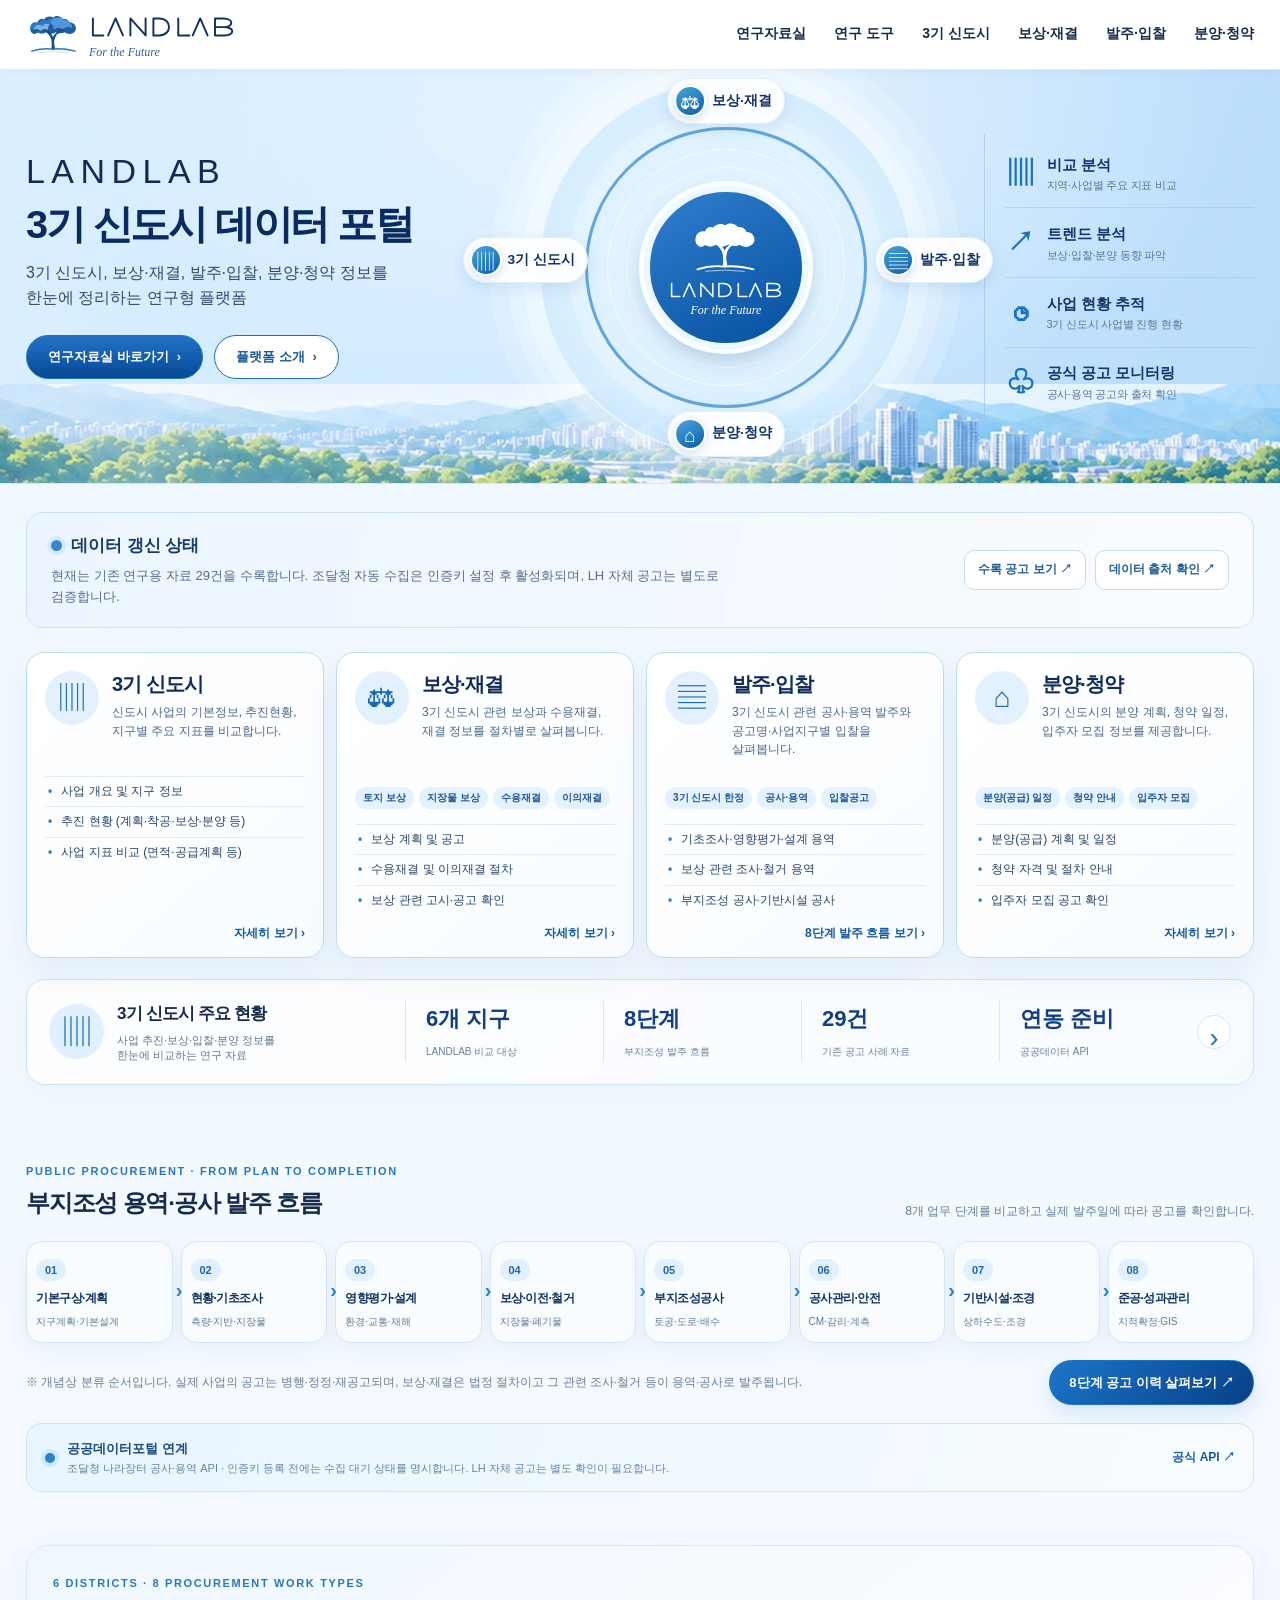
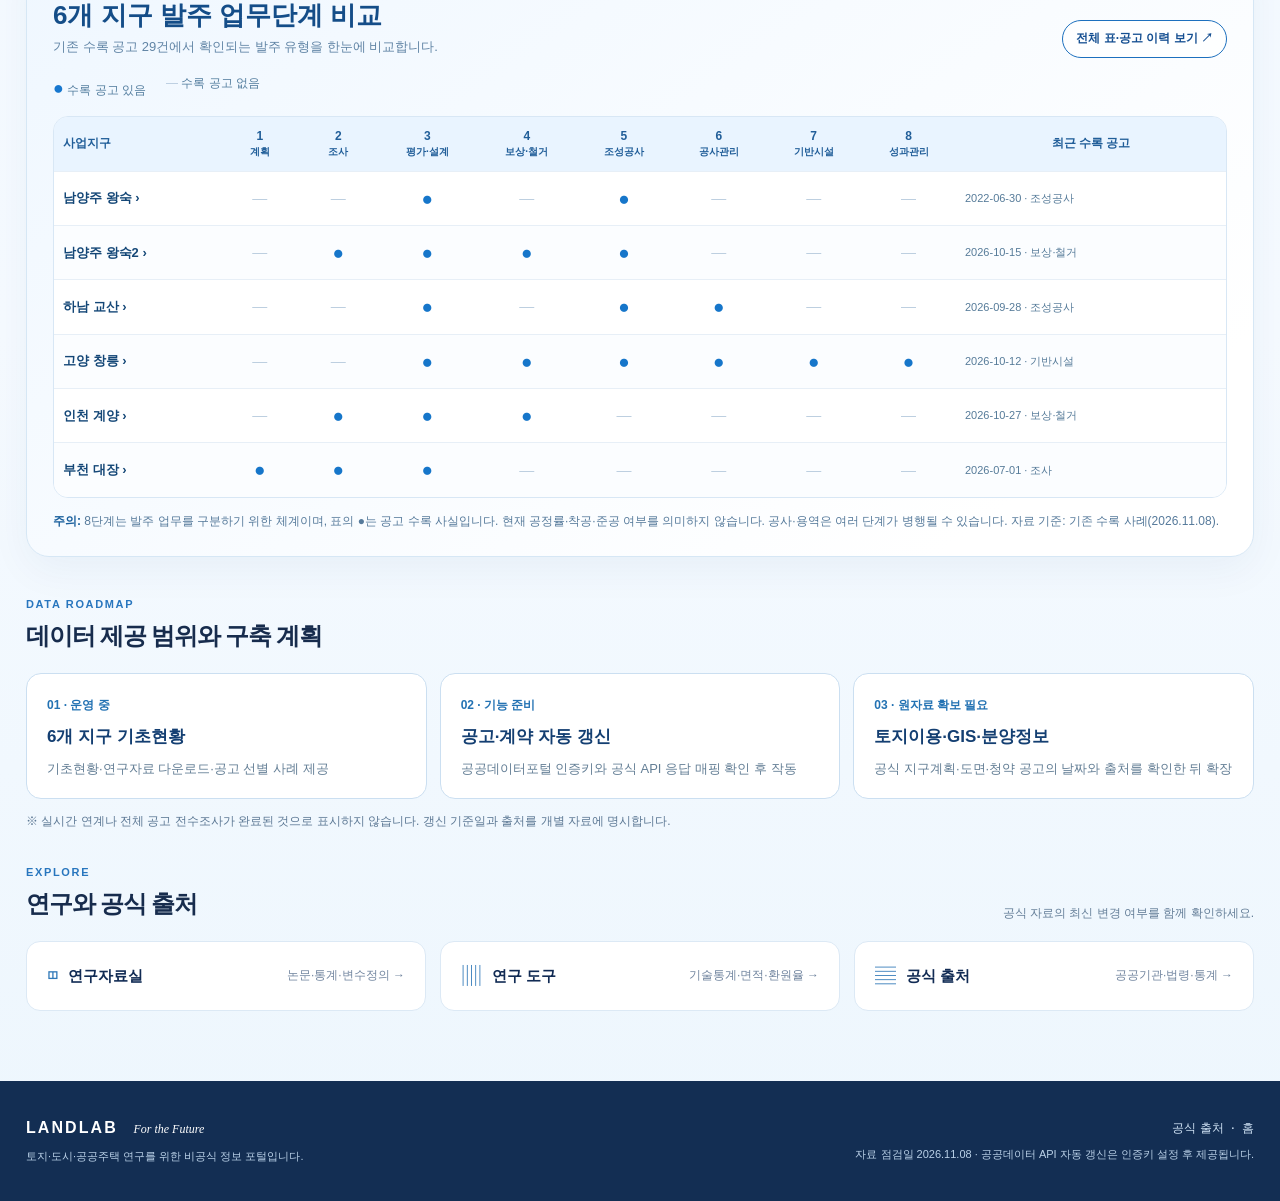
<file: index.html>
<!DOCTYPE html>

<html lang="ko"><head><meta charset="utf-8"/><meta content="width=device-width,initial-scale=1" name="viewport"/><meta content="#e7f2ff" name="theme-color"/><meta content="3기 신도시·보상재결·발주입찰·분양청약 통합 연구형 포털. 사업지구명(남양주왕숙·하남교산 등)을 포함한 공사·용역 공고 검색과 공식 안내." name="description"/><link href="https://landlab.kr/" rel="canonical"/><meta content="website" property="og:type"/><meta content="3기 신도시 데이터 포털 | LANDLAB" property="og:title"/><meta content="3기 신도시·보상재결·발주입찰·분양청약 통합 연구형 포털. 사업지구명(남양주왕숙·하남교산 등)을 포함한 공사·용역 공고 검색과 공식 안내." property="og:description"/><meta content="https://landlab.kr/landlab-logo.png" property="og:image"/><meta content="https://landlab.kr/" property="og:url"/><link href="landlab-symbol.png?v=20261111" rel="icon"/><link href="portal.css" rel="stylesheet"/><title>3기 신도시 데이터 포털 | LANDLAB</title><link href="home-reference.css" rel="stylesheet"/><link href="district-overview.css" rel="stylesheet"/><link href="enhancements.css" rel="stylesheet"/></head><body data-page="home"><header class="topbar"><div class="shell topbar-inner"><a aria-label="LANDLAB 홈" class="brand" href="index.html"><img alt="" class="brand-tree" src="landlab-symbol.svg"/><span class="brand-type"><img alt="LANDLAB" src="landlab-wordmark.svg"/><small>For the Future</small></span></a><button aria-controls="topnav" aria-expanded="false" aria-label="메뉴 열기" class="menu-toggle" id="menuToggle" type="button">☰</button><nav aria-label="주요 메뉴" class="topnav" id="topnav"><a class="" href="research.html">연구자료실</a>
<a class="" href="tools.html">연구 도구</a>
<a class="" href="towns.html">3기 신도시</a>
<a class="" href="compensation.html">보상·재결</a>
<a class="" href="procurement.html">발주·입찰</a>
<a class="" href="sales.html">분양·청약</a>
</nav></div></header>
<section aria-labelledby="portal-title" class="portal-hero approved-hero">
<div aria-hidden="true" class="approved-landscape"></div>
<div class="shell hero-grid approved-grid">
<div class="hero-copy approved-copy">
<p class="spaced">LANDLAB</p>
<h1 id="portal-title">3기 신도시 데이터 포털</h1>
<p class="hero-lead">3기 신도시, 보상·재결, 발주·입찰, 분양·청약 정보를<br class="desktop-only"/> 한눈에 정리하는 연구형 플랫폼</p>
<div class="hero-buttons"><a class="button primary" href="research.html">연구자료실 바로가기 <span aria-hidden="true">›</span></a><a class="button ghost" href="#platform-intro">플랫폼 소개 <span aria-hidden="true">›</span></a></div>
</div>
<div class="clock-holder approved-clock-holder">
<div aria-label="4대 주제 시계형 메뉴" class="clock approved-clock" role="group">
<div aria-hidden="true" class="clock-ticks"></div><div aria-hidden="true" class="clock-face"></div>
<a class="clock-point west" href="towns.html"><span aria-hidden="true" class="point-symbol">▥</span><span>3기 신도시</span></a>
<a class="clock-point north" href="compensation.html"><span aria-hidden="true" class="point-symbol">⚖</span><span>보상·재결</span></a>
<a class="clock-point east" href="procurement.html"><span aria-hidden="true" class="point-symbol">▤</span><span>발주·입찰</span></a>
<a class="clock-point south" href="sales.html"><span aria-hidden="true" class="point-symbol">⌂</span><span>분양·청약</span></a>
<div class="clock-center"><img alt="" class="clock-tree" src="landlab-symbol.svg"/><img alt="LANDLAB" class="clock-name" src="landlab-wordmark.svg"/><small>For the Future</small></div>
</div>
</div>
<aside aria-label="주요 분석 기능" class="hero-aside approved-aside">
<a class="quick-fact" href="towns.html"><span aria-hidden="true" class="fact-icon">▥</span><div><strong>비교 분석</strong><small>지역·사업별 주요 지표 비교</small></div></a>
<a class="quick-fact" href="tools.html"><span aria-hidden="true" class="fact-icon">↗</span><div><strong>트렌드 분석</strong><small>보상·입찰·분양 동향 파악</small></div></a>
<a class="quick-fact" href="towns.html"><span aria-hidden="true" class="fact-icon">◷</span><div><strong>사업 현황 추적</strong><small>3기 신도시 사업별 진행 현황</small></div></a>
<a class="quick-fact" href="procurement.html"><span aria-hidden="true" class="fact-icon">♧</span><div><strong>공식 공고 모니터링</strong><small>공사·용역 공고와 출처 확인</small></div></a>
</aside>
</div>
</section>
<section aria-label="데이터 갱신 상태" class="shell update-status" id="updateStatus"><div><span class="status-pulse"></span><strong>데이터 갱신 상태</strong><p>현재는 기존 연구용 자료 29건을 수록합니다. 조달청 자동 수집은 인증키 설정 후 활성화되며, LH 자체 공고는 별도로 검증합니다.</p></div><div class="status-actions"><a href="procurement.html">수록 공고 보기 ↗</a><a href="sources.html">데이터 출처 확인 ↗</a></div></section><section aria-label="4대 정보 분야" class="shell home-modules approved-modules" id="platform-intro">
<article class="module approved-module">
<div class="module-heading"><span class="mod-icon">▥</span><div><h2>3기 신도시</h2><p>신도시 사업의 기본정보, 추진현황,<br/>지구별 주요 지표를 비교합니다.</p></div></div>
<ul class="feature-list"><li><a href="towns.html">사업 개요 및 지구 정보</a></li><li><a href="towns.html">추진 현황 (계획·착공·보상·분양 등)</a></li><li><a href="towns.html">사업 지표 비교 (면적·공급계획 등)</a></li></ul>
<a class="module-more" href="towns.html">자세히 보기 ›</a>
</article>
<article class="module approved-module">
<div class="module-heading"><span class="mod-icon">⚖</span><div><h2>보상·재결</h2><p>3기 신도시 관련 보상과 수용재결,<br/>재결 정보를 절차별로 살펴봅니다.</p></div></div>
<div class="chip-row"><span>토지 보상</span><span>지장물 보상</span><span>수용재결</span><span>이의재결</span></div>
<ul class="feature-list"><li><a href="compensation.html">보상 계획 및 공고</a></li><li><a href="compensation.html">수용재결 및 이의재결 절차</a></li><li><a href="compensation.html">보상 관련 고시·공고 확인</a></li></ul>
<a class="module-more" href="compensation.html">자세히 보기 ›</a>
</article>
<article class="module approved-module">
<div class="module-heading"><span class="mod-icon">▤</span><div><h2>발주·입찰</h2><p>3기 신도시 관련 공사·용역 발주와<br/>공고명·사업지구별 입찰을 살펴봅니다.</p></div></div>
<div class="chip-row"><span>3기 신도시 한정</span><span>공사·용역</span><span>입찰공고</span></div>
<ul class="feature-list tender-list"><li><a href="procurement.html">기초조사·영향평가·설계 용역</a></li><li><a href="procurement.html">보상 관련 조사·철거 용역</a></li><li><a href="procurement.html">부지조성 공사·기반시설 공사</a></li></ul>
<a class="module-more" href="procurement.html">8단계 발주 흐름 보기 ›</a>
</article>
<article class="module approved-module">
<div class="module-heading"><span class="mod-icon">⌂</span><div><h2>분양·청약</h2><p>3기 신도시의 분양 계획, 청약 일정,<br/>입주자 모집 정보를 제공합니다.</p></div></div>
<div class="chip-row"><span>분양(공급) 일정</span><span>청약 안내</span><span>입주자 모집</span></div>
<ul class="feature-list"><li><a href="sales.html">분양(공급) 계획 및 일정</a></li><li><a href="sales.html">청약 자격 및 절차 안내</a></li><li><a href="sales.html">입주자 모집 공고 확인</a></li></ul>
<a class="module-more" href="sales.html">자세히 보기 ›</a>
</article>
</section>
<section aria-label="LANDLAB 데이터 현황" class="shell dashboard-row approved-dashboard"><div class="dashboard-head"><span class="dash-symbol">▥</span><div><h2>3기 신도시 주요 현황</h2><p>사업 추진·보상·입찰·분양 정보를<br/>한눈에 비교하는 연구 자료</p></div></div><div class="dashboard-stat"><b>6개 지구</b><span>LANDLAB 비교 대상</span></div><div class="dashboard-stat"><b>8단계</b><span>부지조성 발주 흐름</span></div><div class="dashboard-stat"><b>29건</b><span>기존 공고 사례 자료</span></div><div class="dashboard-stat"><b>연동 준비</b><span>공공데이터 API</span></div><a aria-label="발주 공고 데이터 상세 보기" class="dash-link" href="procurement.html">›</a></section>
<section aria-labelledby="roadmapTitle" class="shell roadmap-preview" id="roadmapPreview">
<div class="section-title"><div><span class="eyebrow">PUBLIC PROCUREMENT · FROM PLAN TO COMPLETION</span><h2 id="roadmapTitle">부지조성 용역·공사 발주 흐름</h2></div><p>8개 업무 단계를 비교하고 실제 발주일에 따라 공고를 확인합니다.</p></div>
<ol aria-label="부지조성 대표 업무 순서" class="roadmap-steps">
<li><span>01</span><strong>기본구상·계획</strong><small>지구계획·기본설계</small></li>
<li><span>02</span><strong>현황·기초조사</strong><small>측량·지반·지장물</small></li>
<li><span>03</span><strong>영향평가·설계</strong><small>환경·교통·재해</small></li>
<li><span>04</span><strong>보상·이전·철거</strong><small>지장물·폐기물</small></li>
<li><span>05</span><strong>부지조성공사</strong><small>토공·도로·배수</small></li>
<li><span>06</span><strong>공사관리·안전</strong><small>CM·감리·계측</small></li>
<li><span>07</span><strong>기반시설·조경</strong><small>상하수도·조경</small></li>
<li><span>08</span><strong>준공·성과관리</strong><small>지적확정·GIS</small></li>
</ol>
<div class="roadmap-bottom"><p>※ 개념상 분류 순서입니다. 실제 사업의 공고는 병행·정정·재공고되며, 보상·재결은 법정 절차이고 그 관련 조사·철거 등이 용역·공사로 발주됩니다.</p><a class="button primary" href="procurement.html">8단계 공고 이력 살펴보기 ↗</a></div>
<div class="data-source-strip"><span aria-hidden="true" class="source-dot"></span><div><strong>공공데이터포털 연계</strong><small>조달청 나라장터 공사·용역 API · 인증키 등록 전에는 수집 대기 상태를 명시합니다. LH 자체 공고는 별도 확인이 필요합니다.</small></div><a href="https://www.data.go.kr/data/15129394/openapi.do" rel="noopener noreferrer" target="_blank">공식 API ↗</a></div>
</section>
<section aria-labelledby="districtOverviewTitle" class="shell district-overview">
<div class="district-overview-head"><div><span class="eyebrow">6 DISTRICTS · 8 PROCUREMENT WORK TYPES</span><h2 id="districtOverviewTitle">6개 지구 발주 업무단계 비교</h2><p>기존 수록 공고 29건에서 확인되는 발주 유형을 한눈에 비교합니다.</p></div><a class="button ghost small" href="procurement.html#stageMatrixBlock">전체 표·공고 이력 보기 ↗</a></div>
<div class="matrix-legend"><span><i aria-hidden="true" class="coverage-on">●</i> 수록 공고 있음</span><span><i aria-hidden="true" class="coverage-off">—</i> 수록 공고 없음</span></div>
<div aria-label="6개 지구별 8단계 공고 확인표, 모바일에서는 옆으로 스크롤" class="district-matrix-scroll" tabindex="0"><table class="district-matrix"><thead><tr><th scope="col">사업지구</th><th scope="col" title="1단계 기본구상·계획">1<span>계획</span></th><th scope="col" title="2단계 현황·기초조사">2<span>조사</span></th><th scope="col" title="3단계 영향평가·설계">3<span>평가·설계</span></th><th scope="col" title="4단계 보상·이전·철거">4<span>보상·철거</span></th><th scope="col" title="5단계 부지조성공사">5<span>조성공사</span></th><th scope="col" title="6단계 공사관리·안전">6<span>공사관리</span></th><th scope="col" title="7단계 기반시설·조경">7<span>기반시설</span></th><th scope="col" title="8단계 준공·성과관리">8<span>성과관리</span></th><th scope="col">최근 수록 공고</th></tr></thead><tbody><tr><th scope="row"><a href="procurement.html">남양주 왕숙 ›</a></th><td class="home-stage-cell"><span aria-label="1단계 0건" class="home-missing" title="1단계 기본구상·계획 · 0건">—</span></td><td class="home-stage-cell"><span aria-label="2단계 0건" class="home-missing" title="2단계 현황·기초조사 · 0건">—</span></td><td class="home-stage-cell"><span aria-label="3단계 1건" class="home-has" title="3단계 영향평가·설계 · 1건">●</span></td><td class="home-stage-cell"><span aria-label="4단계 0건" class="home-missing" title="4단계 보상·이전·철거 · 0건">—</span></td><td class="home-stage-cell"><span aria-label="5단계 1건" class="home-has" title="5단계 부지조성공사 · 1건">●</span></td><td class="home-stage-cell"><span aria-label="6단계 0건" class="home-missing" title="6단계 공사관리·안전 · 0건">—</span></td><td class="home-stage-cell"><span aria-label="7단계 0건" class="home-missing" title="7단계 기반시설·조경 · 0건">—</span></td><td class="home-stage-cell"><span aria-label="8단계 0건" class="home-missing" title="8단계 준공·성과관리 · 0건">—</span></td><td class="home-latest">2022-06-30 · 조성공사</td></tr><tr><th scope="row"><a href="procurement.html">남양주 왕숙2 ›</a></th><td class="home-stage-cell"><span aria-label="1단계 0건" class="home-missing" title="1단계 기본구상·계획 · 0건">—</span></td><td class="home-stage-cell"><span aria-label="2단계 2건" class="home-has" title="2단계 현황·기초조사 · 2건">●</span></td><td class="home-stage-cell"><span aria-label="3단계 1건" class="home-has" title="3단계 영향평가·설계 · 1건">●</span></td><td class="home-stage-cell"><span aria-label="4단계 2건" class="home-has" title="4단계 보상·이전·철거 · 2건">●</span></td><td class="home-stage-cell"><span aria-label="5단계 1건" class="home-has" title="5단계 부지조성공사 · 1건">●</span></td><td class="home-stage-cell"><span aria-label="6단계 0건" class="home-missing" title="6단계 공사관리·안전 · 0건">—</span></td><td class="home-stage-cell"><span aria-label="7단계 0건" class="home-missing" title="7단계 기반시설·조경 · 0건">—</span></td><td class="home-stage-cell"><span aria-label="8단계 0건" class="home-missing" title="8단계 준공·성과관리 · 0건">—</span></td><td class="home-latest">2026-10-15 · 보상·철거</td></tr><tr><th scope="row"><a href="procurement.html">하남 교산 ›</a></th><td class="home-stage-cell"><span aria-label="1단계 0건" class="home-missing" title="1단계 기본구상·계획 · 0건">—</span></td><td class="home-stage-cell"><span aria-label="2단계 0건" class="home-missing" title="2단계 현황·기초조사 · 0건">—</span></td><td class="home-stage-cell"><span aria-label="3단계 1건" class="home-has" title="3단계 영향평가·설계 · 1건">●</span></td><td class="home-stage-cell"><span aria-label="4단계 0건" class="home-missing" title="4단계 보상·이전·철거 · 0건">—</span></td><td class="home-stage-cell"><span aria-label="5단계 1건" class="home-has" title="5단계 부지조성공사 · 1건">●</span></td><td class="home-stage-cell"><span aria-label="6단계 1건" class="home-has" title="6단계 공사관리·안전 · 1건">●</span></td><td class="home-stage-cell"><span aria-label="7단계 0건" class="home-missing" title="7단계 기반시설·조경 · 0건">—</span></td><td class="home-stage-cell"><span aria-label="8단계 0건" class="home-missing" title="8단계 준공·성과관리 · 0건">—</span></td><td class="home-latest">2026-09-28 · 조성공사</td></tr><tr><th scope="row"><a href="procurement.html">고양 창릉 ›</a></th><td class="home-stage-cell"><span aria-label="1단계 0건" class="home-missing" title="1단계 기본구상·계획 · 0건">—</span></td><td class="home-stage-cell"><span aria-label="2단계 0건" class="home-missing" title="2단계 현황·기초조사 · 0건">—</span></td><td class="home-stage-cell"><span aria-label="3단계 1건" class="home-has" title="3단계 영향평가·설계 · 1건">●</span></td><td class="home-stage-cell"><span aria-label="4단계 1건" class="home-has" title="4단계 보상·이전·철거 · 1건">●</span></td><td class="home-stage-cell"><span aria-label="5단계 1건" class="home-has" title="5단계 부지조성공사 · 1건">●</span></td><td class="home-stage-cell"><span aria-label="6단계 3건" class="home-has" title="6단계 공사관리·안전 · 3건">●</span></td><td class="home-stage-cell"><span aria-label="7단계 2건" class="home-has" title="7단계 기반시설·조경 · 2건">●</span></td><td class="home-stage-cell"><span aria-label="8단계 1건" class="home-has" title="8단계 준공·성과관리 · 1건">●</span></td><td class="home-latest">2026-10-12 · 기반시설</td></tr><tr><th scope="row"><a href="procurement.html">인천 계양 ›</a></th><td class="home-stage-cell"><span aria-label="1단계 0건" class="home-missing" title="1단계 기본구상·계획 · 0건">—</span></td><td class="home-stage-cell"><span aria-label="2단계 1건" class="home-has" title="2단계 현황·기초조사 · 1건">●</span></td><td class="home-stage-cell"><span aria-label="3단계 2건" class="home-has" title="3단계 영향평가·설계 · 2건">●</span></td><td class="home-stage-cell"><span aria-label="4단계 1건" class="home-has" title="4단계 보상·이전·철거 · 1건">●</span></td><td class="home-stage-cell"><span aria-label="5단계 0건" class="home-missing" title="5단계 부지조성공사 · 0건">—</span></td><td class="home-stage-cell"><span aria-label="6단계 0건" class="home-missing" title="6단계 공사관리·안전 · 0건">—</span></td><td class="home-stage-cell"><span aria-label="7단계 0건" class="home-missing" title="7단계 기반시설·조경 · 0건">—</span></td><td class="home-stage-cell"><span aria-label="8단계 0건" class="home-missing" title="8단계 준공·성과관리 · 0건">—</span></td><td class="home-latest">2026-10-27 · 보상·철거</td></tr><tr><th scope="row"><a href="procurement.html">부천 대장 ›</a></th><td class="home-stage-cell"><span aria-label="1단계 1건" class="home-has" title="1단계 기본구상·계획 · 1건">●</span></td><td class="home-stage-cell"><span aria-label="2단계 2건" class="home-has" title="2단계 현황·기초조사 · 2건">●</span></td><td class="home-stage-cell"><span aria-label="3단계 2건" class="home-has" title="3단계 영향평가·설계 · 2건">●</span></td><td class="home-stage-cell"><span aria-label="4단계 0건" class="home-missing" title="4단계 보상·이전·철거 · 0건">—</span></td><td class="home-stage-cell"><span aria-label="5단계 0건" class="home-missing" title="5단계 부지조성공사 · 0건">—</span></td><td class="home-stage-cell"><span aria-label="6단계 0건" class="home-missing" title="6단계 공사관리·안전 · 0건">—</span></td><td class="home-stage-cell"><span aria-label="7단계 0건" class="home-missing" title="7단계 기반시설·조경 · 0건">—</span></td><td class="home-stage-cell"><span aria-label="8단계 0건" class="home-missing" title="8단계 준공·성과관리 · 0건">—</span></td><td class="home-latest">2026-07-01 · 조사</td></tr></tbody></table></div>
<p class="district-overview-note"><strong>주의:</strong> 8단계는 발주 업무를 구분하기 위한 체계이며, 표의 ●는 공고 수록 사실입니다. 현재 공정률·착공·준공 여부를 의미하지 않습니다. 공사·용역은 여러 단계가 병행될 수 있습니다. 자료 기준: 기존 수록 사례(2026.11.08).</p>
</section>
<section aria-labelledby="websiteRoadmapTitle" class="shell website-roadmap"><div class="section-title"><div><span class="eyebrow">DATA ROADMAP</span><h2 id="websiteRoadmapTitle">데이터 제공 범위와 구축 계획</h2></div></div><div class="roadmap-cards"><article><span>01 · 운영 중</span><h3>6개 지구 기초현황</h3><p>기초현황·연구자료 다운로드·공고 선별 사례 제공</p></article><article><span>02 · 기능 준비</span><h3>공고·계약 자동 갱신</h3><p>공공데이터포털 인증키와 공식 API 응답 매핑 확인 후 작동</p></article><article><span>03 · 원자료 확보 필요</span><h3>토지이용·GIS·분양정보</h3><p>공식 지구계획·도면·청약 공고의 날짜와 출처를 확인한 뒤 확장</p></article></div><p class="source-small">※ 실시간 연계나 전체 공고 전수조사가 완료된 것으로 표시하지 않습니다. 갱신 기준일과 출처를 개별 자료에 명시합니다.</p></section><section class="shell bottom-shortcuts"><div class="section-title"><div><span class="eyebrow">EXPLORE</span><h2>연구와 공식 출처</h2></div><p>공식 자료의 최신 변경 여부를 함께 확인하세요.</p></div><div class="shortcut-grid"><a href="research.html">◫ <b>연구자료실</b><span>논문·통계·변수정의 →</span></a><a href="tools.html">▥ <b>연구 도구</b><span>기술통계·면적·환원율 →</span></a><a href="sources.html">▤ <b>공식 출처</b><span>공공기관·법령·통계 →</span></a></div></section>
<footer class="bottom"><div class="shell bottom-row"><div><strong>LANDLAB <span>For the Future</span></strong><p>토지·도시·공공주택 연구를 위한 비공식 정보 포털입니다.</p></div><div><a href="sources.html">공식 출처</a><span>·</span><a href="index.html">홈</a><p>자료 점검일 2026.11.08 · 공공데이터 API 자동 갱신은 인증키 설정 후 제공됩니다.</p></div></div></footer><script defer="" src="portal.js"></script><script defer="True" src="enhancements.js"></script></body></html>
</file>
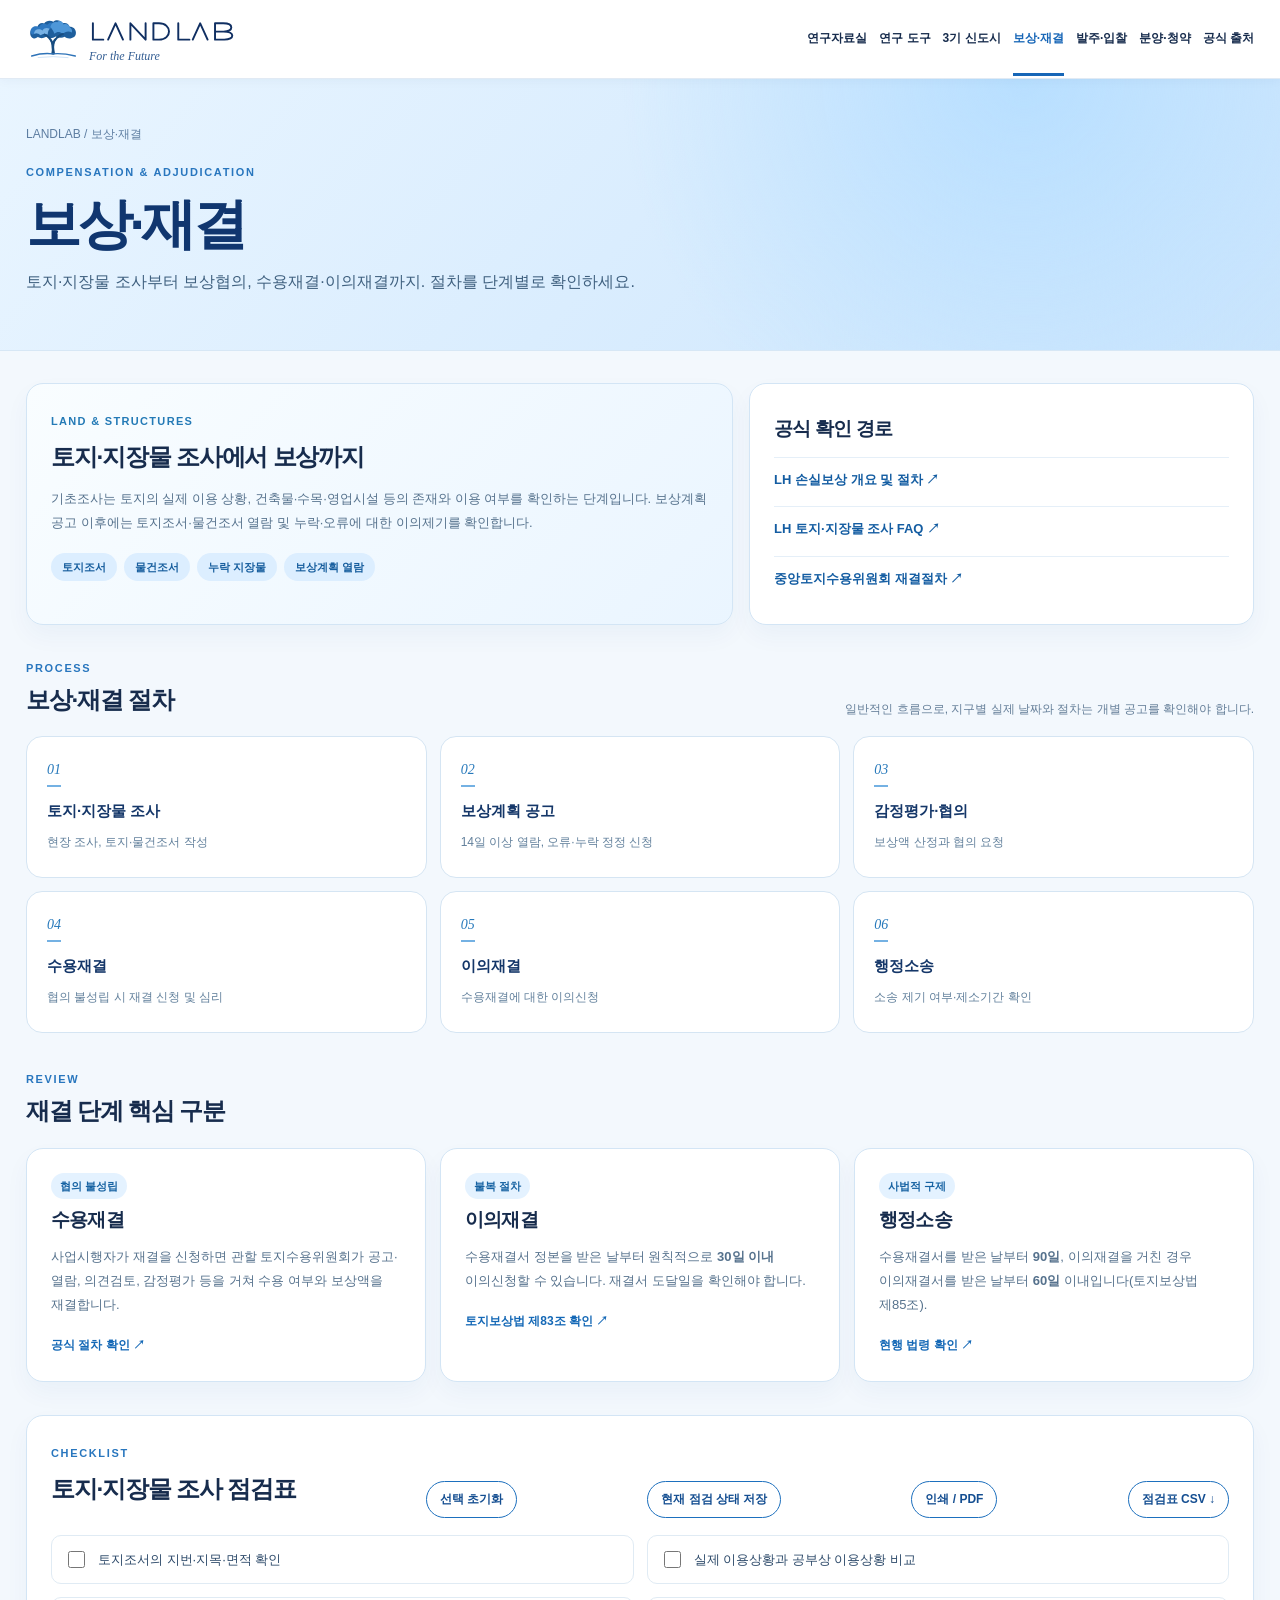
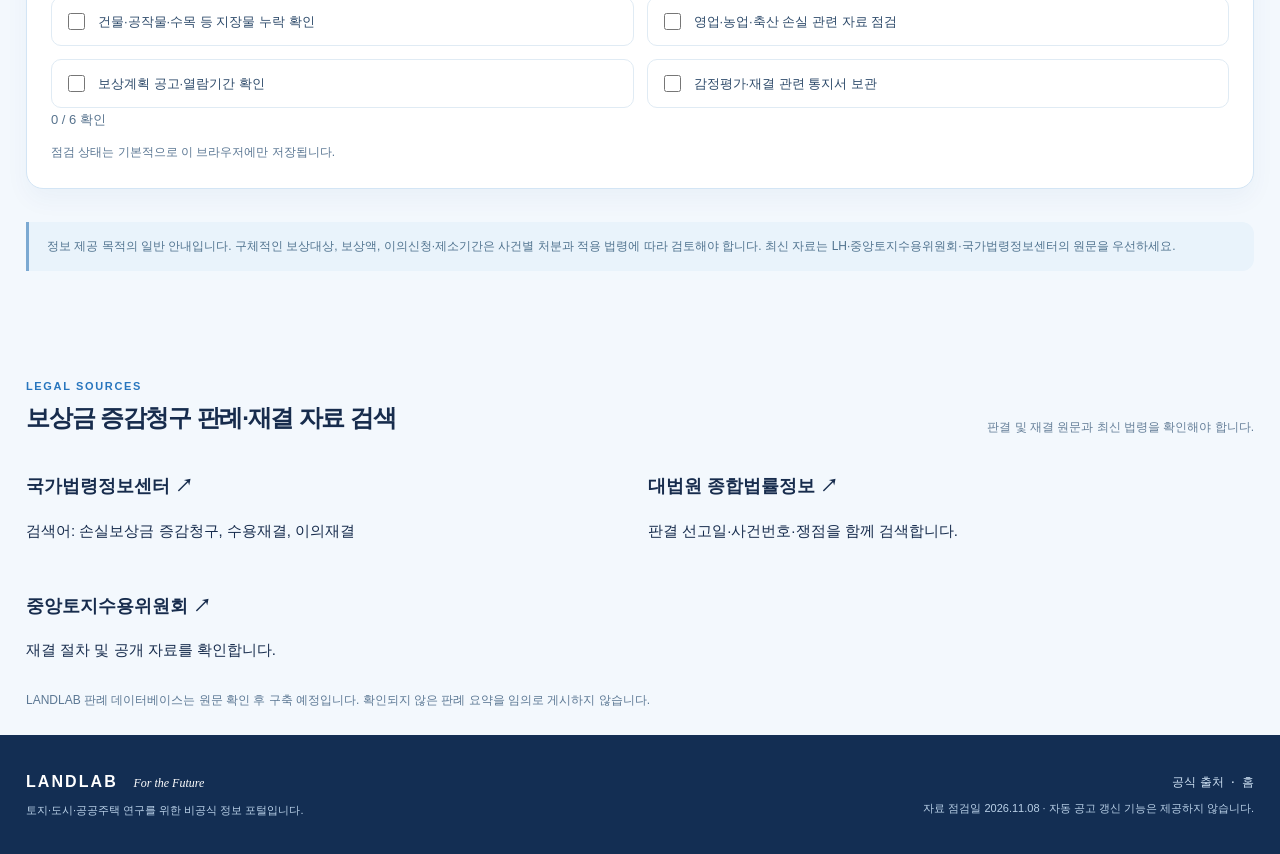
<file: compensation.html>
<!DOCTYPE html>
<html lang="ko"><head><meta charset="utf-8"/><meta content="width=device-width,initial-scale=1" name="viewport"/><meta content="#e7f2ff" name="theme-color"/><meta content="3기 신도시 토지·지장물 조사, 손실보상, 수용재결, 이의재결, 행정소송 주요 절차를 공식 출처와 함께 설명합니다." name="description"/><link href="https://landlab.kr/compensation.html" rel="canonical"/><meta content="website" property="og:type"/><meta content="보상·재결 | LANDLAB" property="og:title"/><meta content="3기 신도시 토지·지장물 조사, 손실보상, 수용재결, 이의재결, 행정소송 주요 절차를 공식 출처와 함께 설명합니다." property="og:description"/><meta content="https://landlab.kr/landlab-logo.png" property="og:image"/><meta content="https://landlab.kr/compensation.html" property="og:url"/><link href="landlab-symbol.png?v=20261111" rel="icon"/><link href="portal.css" rel="stylesheet"/><title>보상·재결 | LANDLAB</title><link href="enhancements.css" rel="stylesheet"/></head><body data-page="compensation.html"><header class="topbar"><div class="shell topbar-inner"><a aria-label="LANDLAB 홈" class="brand" href="index.html"><img alt="" class="brand-tree" src="landlab-symbol.svg"/><span class="brand-type"><img alt="LANDLAB" src="landlab-wordmark.svg"/><small>For the Future</small></span></a><button aria-controls="topnav" aria-expanded="false" aria-label="메뉴 열기" class="menu-toggle" id="menuToggle" type="button">☰</button><nav aria-label="주요 메뉴" class="topnav" id="topnav"><a class="" href="research.html">연구자료실</a>
<a class="" href="tools.html">연구 도구</a>
<a class="" href="towns.html">3기 신도시</a>
<a aria-current="page" class="current" href="compensation.html">보상·재결</a>
<a class="" href="procurement.html">발주·입찰</a>
<a class="" href="sales.html">분양·청약</a>
<a class="" href="sources.html">공식 출처</a></nav></div></header><section class="inner-hero"><div class="shell"><p class="mini-trail"><a href="index.html">LANDLAB</a> / 보상·재결</p><p class="eyebrow">COMPENSATION &amp; ADJUDICATION</p><h1>보상·재결</h1><p class="inner-lead">토지·지장물 조사부터 보상협의, 수용재결·이의재결까지. 절차를 단계별로 확인하세요.</p></div></section><main class="shell body-main">
<section class="intro-grid"><div class="content-panel spotlight"><span class="accent-label">LAND &amp; STRUCTURES</span><h2>토지·지장물 조사에서 보상까지</h2><p>기초조사는 토지의 실제 이용 상황, 건축물·수목·영업시설 등의 존재와 이용 여부를 확인하는 단계입니다. 보상계획 공고 이후에는 토지조서·물건조서 열람 및 누락·오류에 대한 이의제기를 확인합니다.</p><div class="chip-row"><span>토지조서</span><span>물건조서</span><span>누락 지장물</span><span>보상계획 열람</span></div></div><div class="content-panel"><h3>공식 확인 경로</h3><div class="link-list"><a href="https://www.lh.or.kr/menu.es?mid=a10403170101" rel="noopener" target="_blank">LH 손실보상 개요 및 절차 ↗</a><a href="https://www.lh.or.kr/board.es?bid=0062&amp;mid=a10403170700" rel="noopener" target="_blank">LH 토지·지장물 조사 FAQ ↗</a><a href="https://oclt.molit.go.kr/USR/WPGE0201/m_9308/DTL.jsp" rel="noopener" target="_blank">중앙토지수용위원회 재결절차 ↗</a></div></div></section>
<section class="content-block"><div class="section-title"><div><span class="eyebrow">PROCESS</span><h2>보상·재결 절차</h2></div><p>일반적인 흐름으로, 지구별 실제 날짜와 절차는 개별 공고를 확인해야 합니다.</p></div><div class="flow-steps"><div><i>01</i><b>토지·지장물 조사</b><small>현장 조사, 토지·물건조서 작성</small></div><div><i>02</i><b>보상계획 공고</b><small>14일 이상 열람, 오류·누락 정정 신청</small></div><div><i>03</i><b>감정평가·협의</b><small>보상액 산정과 협의 요청</small></div><div><i>04</i><b>수용재결</b><small>협의 불성립 시 재결 신청 및 심리</small></div><div><i>05</i><b>이의재결</b><small>수용재결에 대한 이의신청</small></div><div><i>06</i><b>행정소송</b><small>소송 제기 여부·제소기간 확인</small></div></div></section>
<section class="content-block"><div class="section-title"><div><span class="eyebrow">REVIEW</span><h2>재결 단계 핵심 구분</h2></div></div><div class="detail-grid"><article class="content-panel"><span class="soft-tag">협의 불성립</span><h3>수용재결</h3><p>사업시행자가 재결을 신청하면 관할 토지수용위원회가 공고·열람, 의견검토, 감정평가 등을 거쳐 수용 여부와 보상액을 재결합니다.</p><a class="inline-link" href="https://oclt.molit.go.kr/USR/WPGE0201/m_9308/DTL.jsp" rel="noopener" target="_blank">공식 절차 확인 ↗</a></article><article class="content-panel"><span class="soft-tag">불복 절차</span><h3>이의재결</h3><p>수용재결서 정본을 받은 날부터 원칙적으로 <strong>30일 이내</strong> 이의신청할 수 있습니다. 재결서 도달일을 확인해야 합니다.</p><a class="inline-link" href="https://www.law.go.kr/LSW/lsSideInfoP.do?docCls=jo&amp;joNo=0083" rel="noopener" target="_blank">토지보상법 제83조 확인 ↗</a></article><article class="content-panel"><span class="soft-tag">사법적 구제</span><h3>행정소송</h3><p>수용재결서를 받은 날부터 <strong>90일</strong>, 이의재결을 거친 경우 이의재결서를 받은 날부터 <strong>60일</strong> 이내입니다(토지보상법 제85조).</p><a class="inline-link" href="https://www.law.go.kr/LSW/lsSideInfoP.do?docCls=jo&amp;joBrNo=00&amp;joNo=0085&amp;lsiSeq=289333&amp;urlMode=lsScJoRltInfoR" rel="noopener" target="_blank">현행 법령 확인 ↗</a></article></div></section>
<section class="content-block"><div class="content-panel"><div class="section-title"><div><span class="eyebrow">CHECKLIST</span><h2>토지·지장물 조사 점검표</h2></div><button class="button ghost small" id="clearComp" type="button">선택 초기화</button><button class="button ghost small" id="compSave" type="button">현재 점검 상태 저장</button><button class="button ghost small" id="compPrint" type="button">인쇄 / PDF</button><button class="button ghost small" id="compExport" type="button">점검표 CSV ↓</button></div><div class="check-grid" id="compCheck"><label><input type="checkbox"/> 토지조서의 지번·지목·면적 확인</label><label><input type="checkbox"/> 실제 이용상황과 공부상 이용상황 비교</label><label><input type="checkbox"/> 건물·공작물·수목 등 지장물 누락 확인</label><label><input type="checkbox"/> 영업·농업·축산 손실 관련 자료 점검</label><label><input type="checkbox"/> 보상계획 공고·열람기간 확인</label><label><input type="checkbox"/> 감정평가·재결 관련 통지서 보관</label></div><p class="fine-print" id="compProgress">0 / 6 확인</p><p class="source-small" id="compSavedState" role="status">점검 상태는 기본적으로 이 브라우저에만 저장됩니다.</p></div></section>
<div class="disclaimer">정보 제공 목적의 일반 안내입니다. 구체적인 보상대상, 보상액, 이의신청·제소기간은 사건별 처분과 적용 법령에 따라 검토해야 합니다. 최신 자료는 LH·중앙토지수용위원회·국가법령정보센터의 원문을 우선하세요.</div>
</main><section class="shell website-roadmap" id="casesGuide"><div class="section-title"><div><span class="eyebrow">LEGAL SOURCES</span><h2>보상금 증감청구 판례·재결 자료 검색</h2></div><p>판결 및 재결 원문과 최신 법령을 확인해야 합니다.</p></div><div class="export-cards"><a class="card tile-link" href="https://www.law.go.kr/" rel="noopener noreferrer" target="_blank"><h3>국가법령정보센터 ↗</h3><p>검색어: 손실보상금 증감청구, 수용재결, 이의재결</p></a><a class="card tile-link" href="https://glaw.scourt.go.kr/" rel="noopener noreferrer" target="_blank"><h3>대법원 종합법률정보 ↗</h3><p>판결 선고일·사건번호·쟁점을 함께 검색합니다.</p></a><a class="card tile-link" href="https://oclt.molit.go.kr/" rel="noopener noreferrer" target="_blank"><h3>중앙토지수용위원회 ↗</h3><p>재결 절차 및 공개 자료를 확인합니다.</p></a></div><p class="source-small">LANDLAB 판례 데이터베이스는 원문 확인 후 구축 예정입니다. 확인되지 않은 판례 요약을 임의로 게시하지 않습니다.</p></section><footer class="bottom"><div class="shell bottom-row"><div><strong>LANDLAB <span>For the Future</span></strong><p>토지·도시·공공주택 연구를 위한 비공식 정보 포털입니다.</p></div><div><a href="sources.html">공식 출처</a><span>·</span><a href="index.html">홈</a><p>자료 점검일 2026.11.08 · 자동 공고 갱신 기능은 제공하지 않습니다.</p></div></div></footer><script defer="" src="portal.js"></script><script defer="True" src="enhancements.js"></script></body></html>
</file>
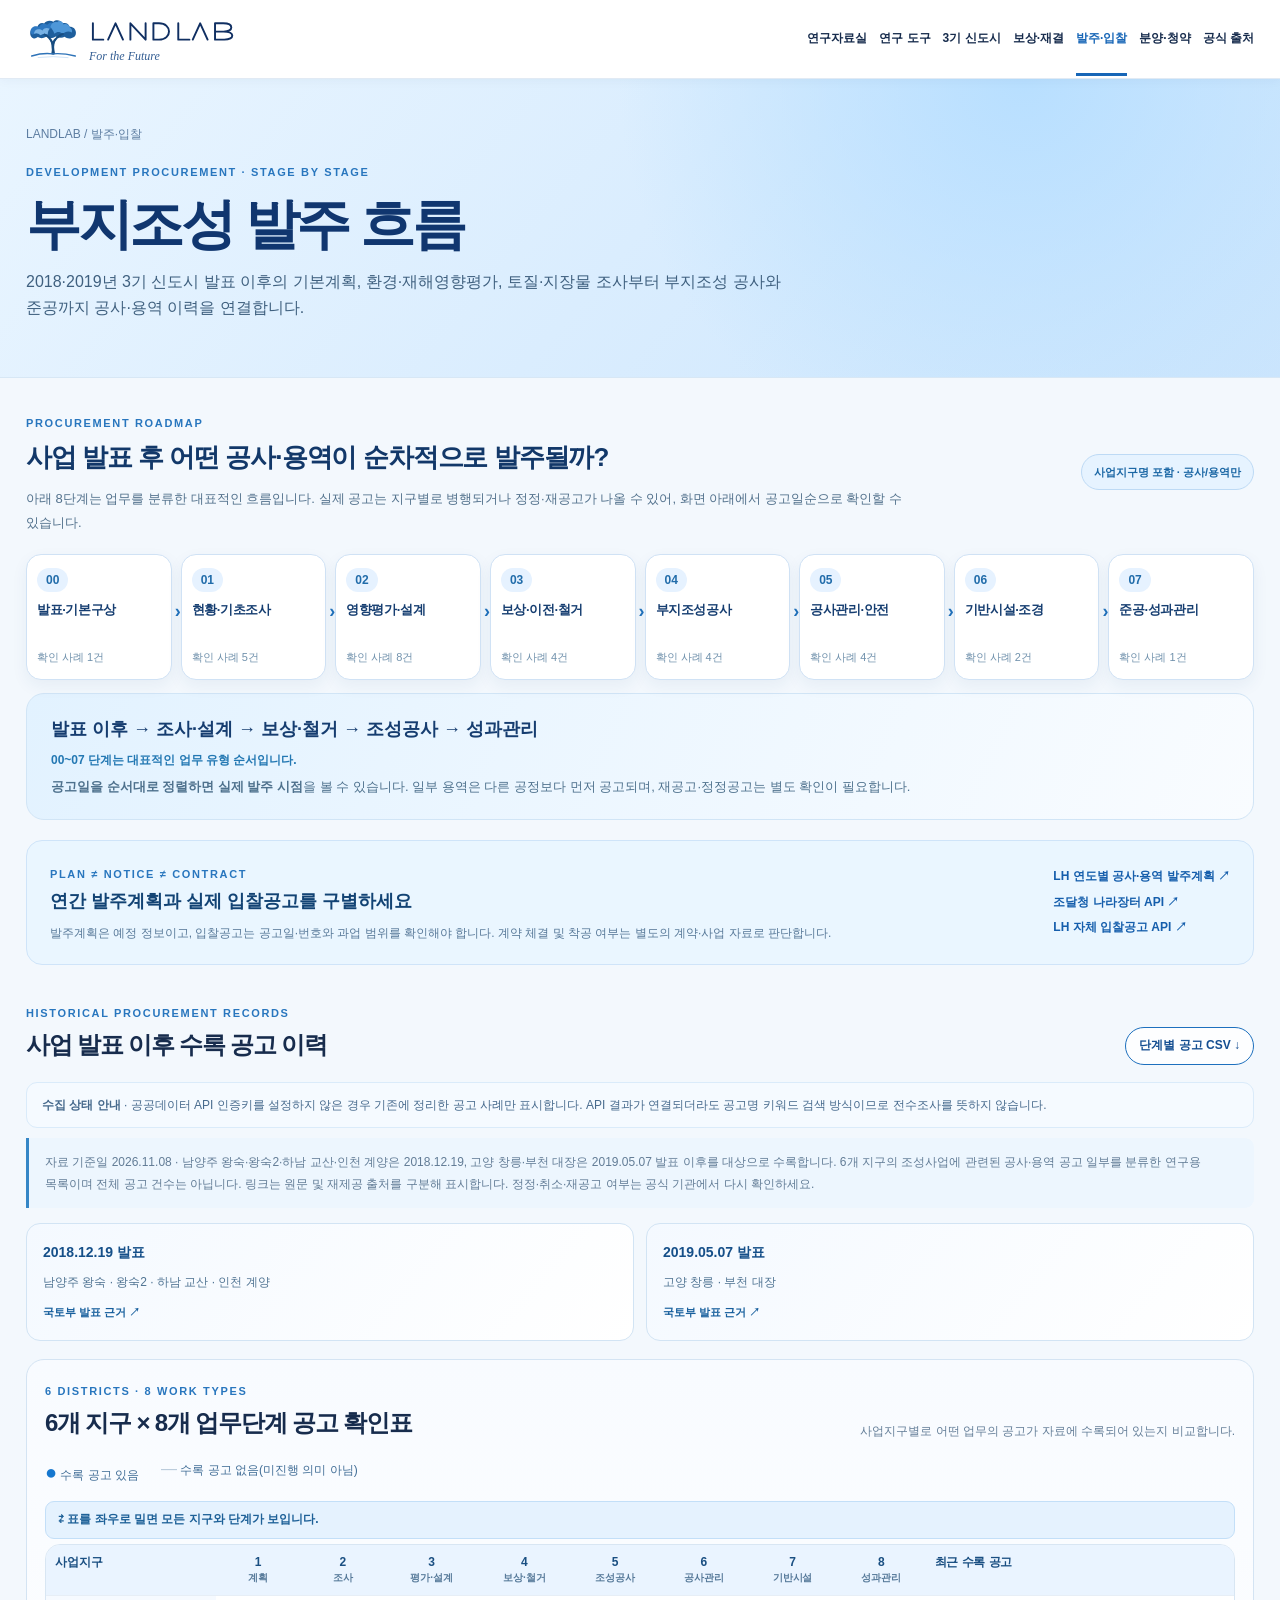
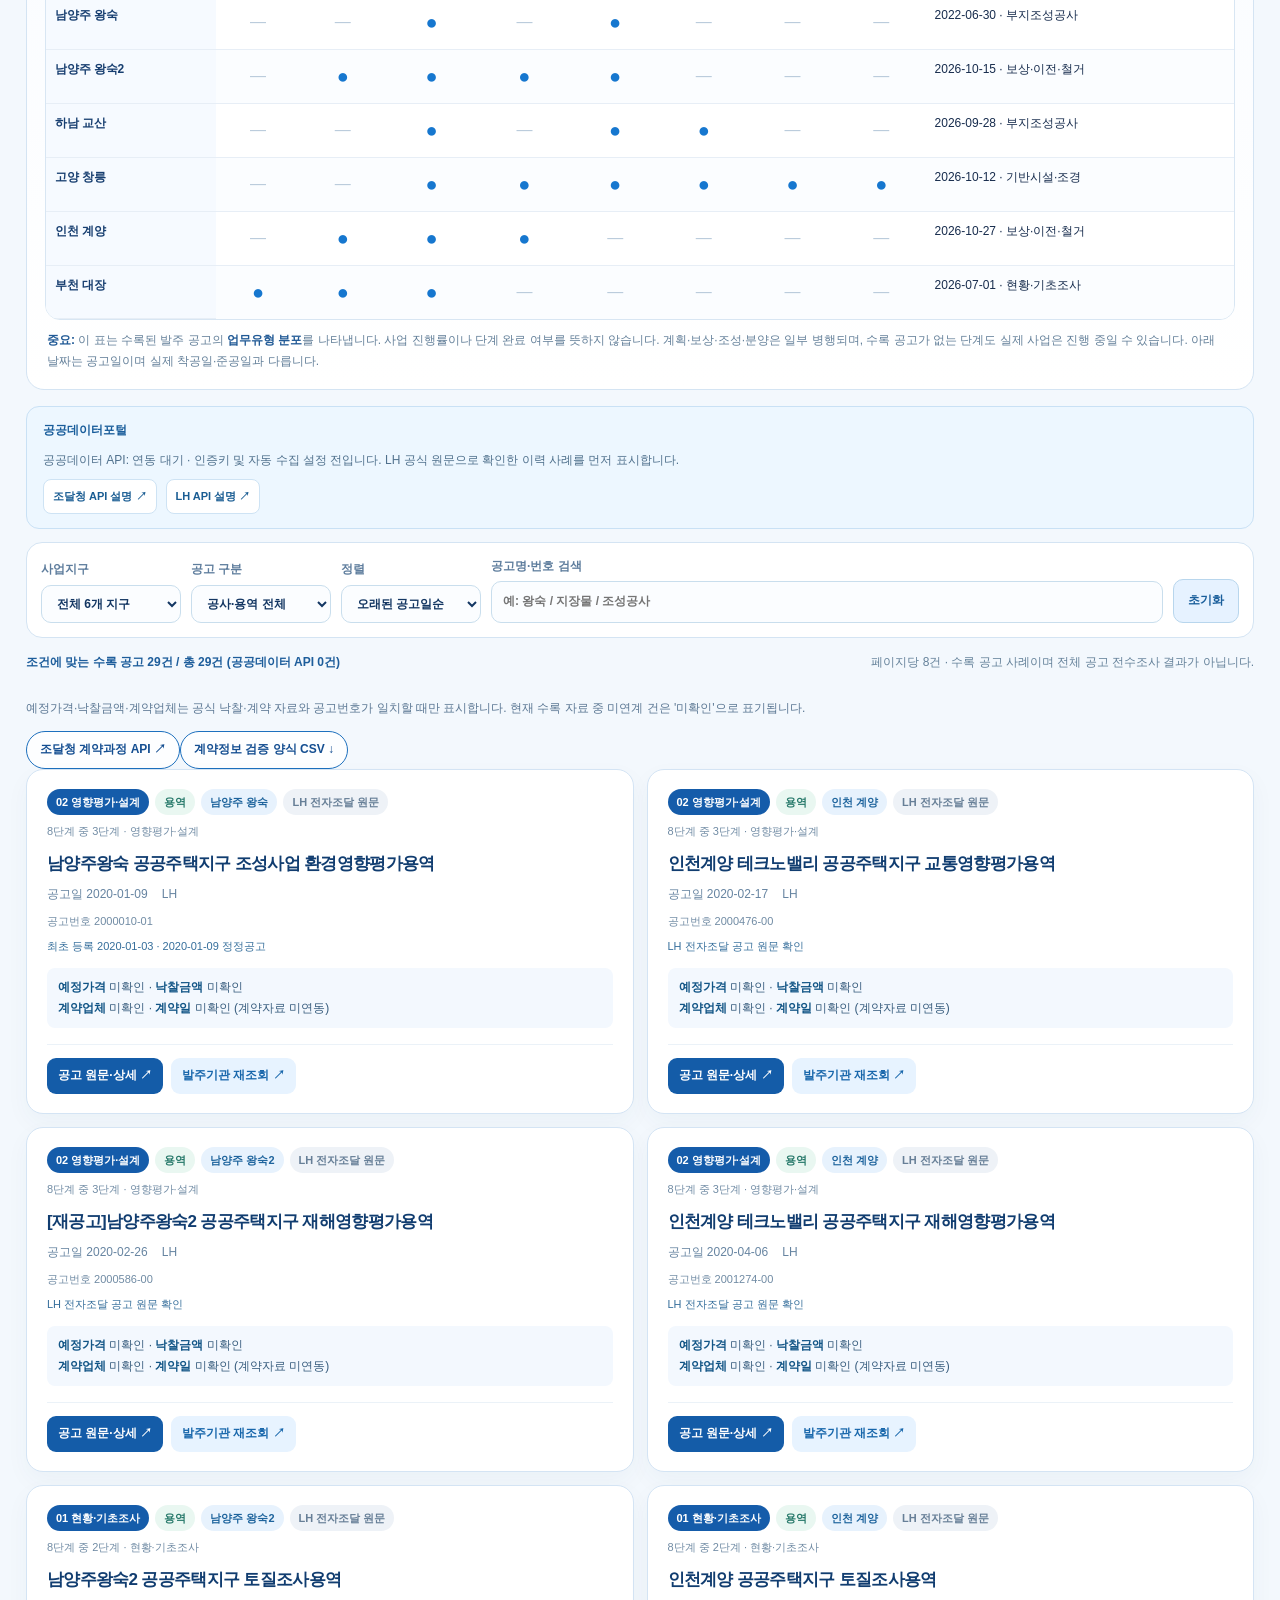
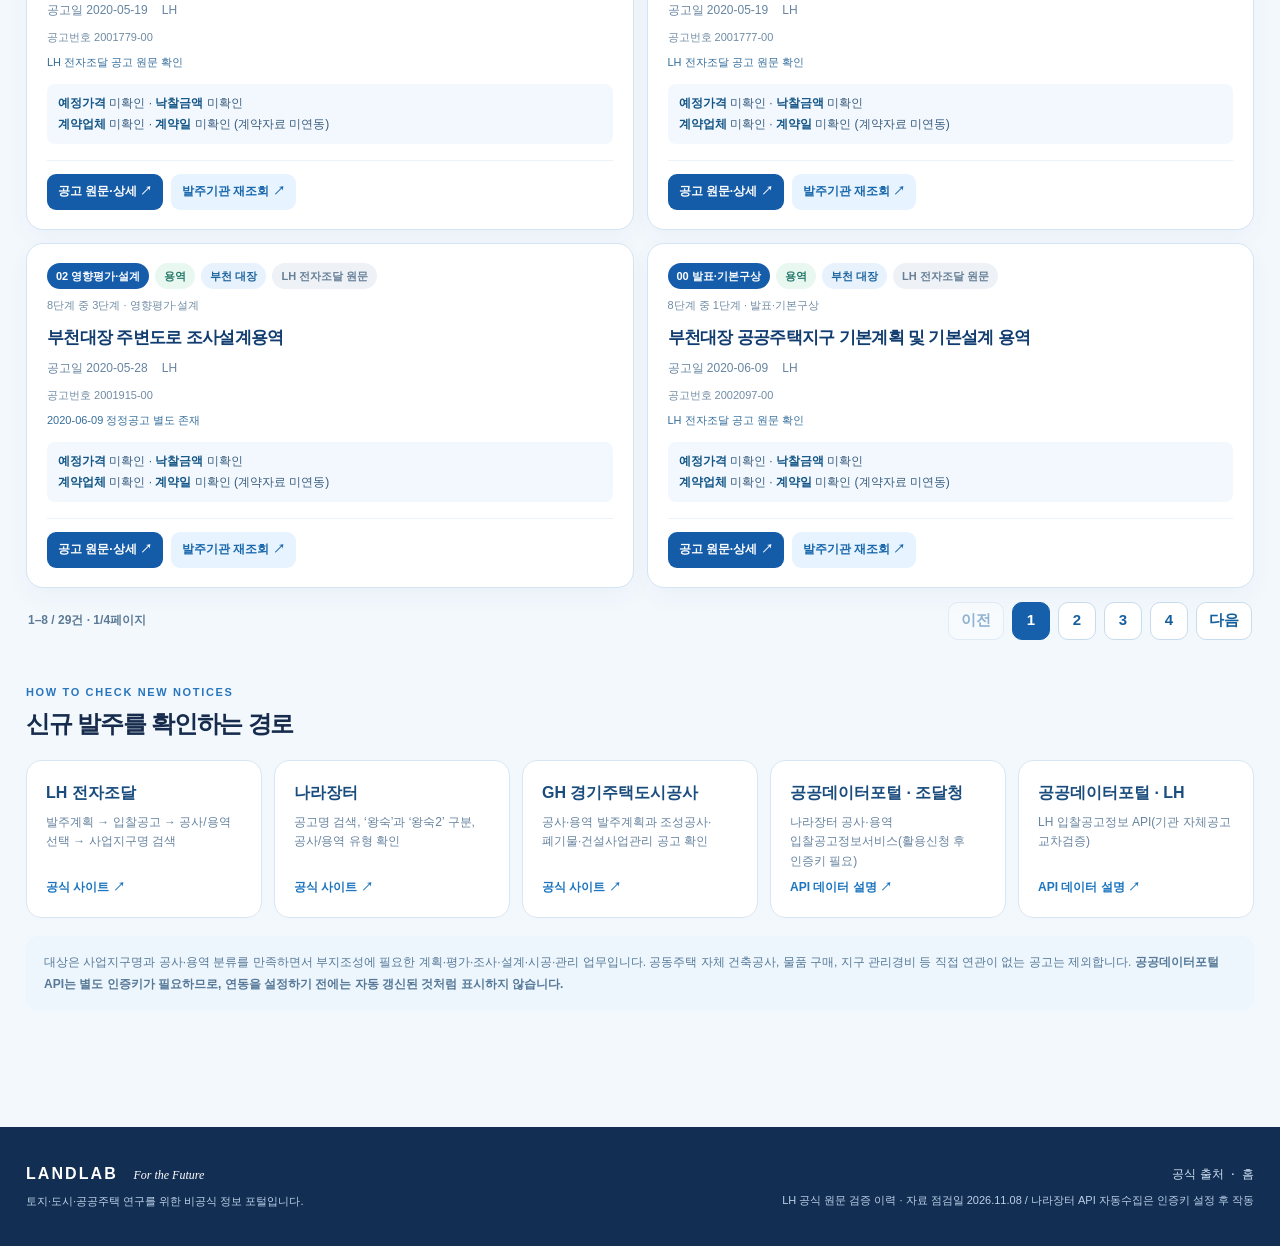
<file: procurement.html>
<!DOCTYPE html>

<html lang="ko"><head><meta charset="utf-8"/><meta content="width=device-width,initial-scale=1" name="viewport"/><meta content="#e7f2ff" name="theme-color"/><meta content="3기 신도시 남양주왕숙·왕숙2·하남교산·고양창릉·인천계양·부천대장 부지조성 단계별 용역·공사 발주 순서와 확인된 공고 이력" name="description"/><link href="https://landlab.kr/procurement.html" rel="canonical"/><meta content="website" property="og:type"/><meta content="부지조성 발주 흐름·입찰공고 | LANDLAB" property="og:title"/><meta content="3기 신도시 남양주왕숙·왕숙2·하남교산·고양창릉·인천계양·부천대장 부지조성 단계별 용역·공사 발주 순서와 확인된 공고 이력" property="og:description"/><meta content="https://landlab.kr/landlab-logo.png" property="og:image"/><meta content="https://landlab.kr/procurement.html" property="og:url"/><link href="landlab-symbol.png?v=20261111" rel="icon"/><link href="portal.css" rel="stylesheet"/><title>발표 이후 부지조성 발주 이력 · 공공데이터 | LANDLAB</title><link href="procurement-flow.css" rel="stylesheet"/><link href="enhancements.css" rel="stylesheet"/></head><body data-page="procurement.html"><header class="topbar"><div class="shell topbar-inner"><a aria-label="LANDLAB 홈" class="brand" href="index.html"><img alt="" class="brand-tree" src="landlab-symbol.svg"/><span class="brand-type"><img alt="LANDLAB" src="landlab-wordmark.svg"/><small>For the Future</small></span></a><button aria-controls="topnav" aria-expanded="false" aria-label="메뉴 열기" class="menu-toggle" id="menuToggle" type="button">☰</button><nav aria-label="주요 메뉴" class="topnav" id="topnav"><a class="" href="research.html">연구자료실</a>
<a class="" href="tools.html">연구 도구</a>
<a class="" href="towns.html">3기 신도시</a>
<a class="" href="compensation.html">보상·재결</a>
<a aria-current="page" class="current" href="procurement.html">발주·입찰</a>
<a class="" href="sales.html">분양·청약</a>
<a class="" href="sources.html">공식 출처</a></nav></div></header><section class="inner-hero"><div class="shell"><p class="mini-trail"><a href="index.html">LANDLAB</a> / 발주·입찰</p><p class="eyebrow">DEVELOPMENT PROCUREMENT · STAGE BY STAGE</p><h1>부지조성 발주 흐름</h1><p class="inner-lead">2018·2019년 3기 신도시 발표 이후의 기본계획, 환경·재해영향평가, 토질·지장물 조사부터 부지조성 공사와 준공까지 공사·용역 이력을 연결합니다.</p></div></section><main class="shell body-main"><section class="content-block">
<div class="flow-intro"><div><span class="eyebrow">PROCUREMENT ROADMAP</span><h2>사업 발표 후 어떤 공사·용역이 순차적으로 발주될까?</h2><p>아래 8단계는 업무를 분류한 대표적인 흐름입니다. 실제 공고는 지구별로 병행되거나 정정·재공고가 나올 수 있어, 화면 아래에서 공고일순으로 확인할 수 있습니다.</p></div><span class="flow-pill">사업지구명 포함 · 공사/용역만</span></div>
<div aria-label="부지조성 발주 단계 선택" class="stage-rail" id="stageRail" role="group"></div>
<div aria-live="polite" class="stage-detail" id="stageDetail"></div>
<div aria-labelledby="officialPlanTitle" class="official-plans"><div><span class="eyebrow">PLAN ≠ NOTICE ≠ CONTRACT</span><h3 id="officialPlanTitle">연간 발주계획과 실제 입찰공고를 구별하세요</h3><p>발주계획은 예정 정보이고, 입찰공고는 공고일·번호와 과업 범위를 확인해야 합니다. 계약 체결 및 착공 여부는 별도의 계약·사업 자료로 판단합니다.</p></div><div class="plans-links"><a href="https://www.lh.or.kr/board.es?act=view&amp;bid=0007&amp;list_no=654681&amp;mid=a10103040000" rel="noopener noreferrer" target="_blank">LH 연도별 공사·용역 발주계획 ↗</a><a href="https://www.data.go.kr/data/15129394/openapi.do" rel="noopener noreferrer" target="_blank">조달청 나라장터 API ↗</a><a href="https://www.data.go.kr/data/15159012/openapi.do" rel="noopener noreferrer" target="_blank">LH 자체 입찰공고 API ↗</a></div></div></section>
<section class="content-block flow-data-section"><div class="section-title"><div><span class="eyebrow">HISTORICAL PROCUREMENT RECORDS</span><h2>사업 발표 이후 수록 공고 이력</h2></div><a class="button ghost small" download="" href="procurement-3rd-newtown.csv">단계별 공고 CSV ↓</a></div>
<div class="data-warning" role="note"><b>수집 상태 안내</b> · 공공데이터 API 인증키를 설정하지 않은 경우 기존에 정리한 공고 사례만 표시합니다. API 결과가 연결되더라도 공고명 키워드 검색 방식이므로 전수조사를 뜻하지 않습니다.</div><p class="flow-notice">자료 기준일 2026.11.08 · 남양주 왕숙·왕숙2·하남 교산·인천 계양은 2018.12.19, 고양 창릉·부천 대장은 2019.05.07 발표 이후를 대상으로 수록합니다. 6개 지구의 조성사업에 관련된 공사·용역 공고 일부를 분류한 연구용 목록이며 전체 공고 건수는 아닙니다. 링크는 원문 및 재제공 출처를 구분해 표시합니다. 정정·취소·재공고 여부는 공식 기관에서 다시 확인하세요.</p>
<div class="flow-launch-grid"><div><b>2018.12.19 발표</b><p>남양주 왕숙 · 왕숙2 · 하남 교산 · 인천 계양</p><a href="https://m.korea.kr/briefing/policyBriefingView.do?newsId=148856563" rel="noopener noreferrer" target="_blank">국토부 발표 근거 ↗</a></div><div><b>2019.05.07 발표</b><p>고양 창릉 · 부천 대장</p><a href="https://www.molit.go.kr/USR/NEWS/m_71/dtl.jsp?id=95082247" rel="noopener noreferrer" target="_blank">국토부 발표 근거 ↗</a></div></div><div class="stage-matrix-block" id="stageMatrixBlock">
<div class="section-title compact"><div><span class="eyebrow">6 DISTRICTS · 8 WORK TYPES</span><h2>6개 지구 × 8개 업무단계 공고 확인표</h2></div><p>사업지구별로 어떤 업무의 공고가 자료에 수록되어 있는지 비교합니다.</p></div>
<div class="matrix-legend"><span><i aria-hidden="true" class="coverage-on">●</i> 수록 공고 있음</span><span><i aria-hidden="true" class="coverage-off">—</i> 수록 공고 없음(미진행 의미 아님)</span></div>
<p class="swipe-hint">⇄ 표를 좌우로 밀면 모든 지구와 단계가 보입니다.</p><div aria-label="6개 지구별 8개 발주 업무단계 비교표, 가로로 스크롤 가능" class="table-scroll" tabindex="0"><table class="stage-matrix-table"><thead><tr><th scope="col">사업지구</th><th scope="col" title="1단계 기본구상·계획">1<br/><span>계획</span></th><th scope="col" title="2단계 현황·기초조사">2<br/><span>조사</span></th><th scope="col" title="3단계 영향평가·설계">3<br/><span>평가·설계</span></th><th scope="col" title="4단계 보상·이전·철거">4<br/><span>보상·철거</span></th><th scope="col" title="5단계 부지조성공사">5<br/><span>조성공사</span></th><th scope="col" title="6단계 공사관리·안전">6<br/><span>공사관리</span></th><th scope="col" title="7단계 기반시설·조경">7<br/><span>기반시설</span></th><th scope="col" title="8단계 준공·성과관리">8<br/><span>성과관리</span></th><th scope="col">최근 수록 공고</th></tr></thead><tbody id="stageMatrixBody"></tbody></table></div>
<p class="matrix-note"><strong>중요:</strong> 이 표는 수록된 발주 공고의 <strong>업무유형 분포</strong>를 나타냅니다. 사업 진행률이나 단계 완료 여부를 뜻하지 않습니다. 계획·보상·조성·분양은 일부 병행되며, 수록 공고가 없는 단계도 실제 사업은 진행 중일 수 있습니다. 아래 날짜는 공고일이며 실제 착공일·준공일과 다릅니다.</p>
</div><div class="flow-api-status" role="status"><span>공공데이터포털</span><div aria-live="polite" id="apiStatus">공공데이터포털 API 연결 여부를 확인하고 있습니다.</div><a href="https://www.data.go.kr/data/15129394/openapi.do" rel="noopener noreferrer" target="_blank">조달청 API 설명 ↗</a><a href="https://www.data.go.kr/data/15159012/openapi.do" rel="noopener noreferrer" target="_blank">LH API 설명 ↗</a></div><div class="flow-filter"><label>사업지구<select id="flowDistrict"><option value="">전체 6개 지구</option><option>남양주 왕숙</option><option>남양주 왕숙2</option><option>하남 교산</option><option>고양 창릉</option><option>인천 계양</option><option>부천 대장</option></select></label><label>공고 구분<select id="flowType"><option value="">공사·용역 전체</option><option>공사</option><option>용역</option></select></label><label>정렬<select id="flowSort"><option value="stage">업무 단계순</option><option value="new">최신 공고일순</option><option selected="selected" value="old">오래된 공고일순</option></select></label><label class="flow-q">공고명·번호 검색<input id="flowSearch" placeholder="예: 왕숙 / 지장물 / 조성공사" type="search"/></label><button class="flow-clear" id="flowReset" type="button">초기화</button></div>
<div class="flow-results-top"><p aria-live="polite" id="flowCount"></p><p>페이지당 8건 · 수록 공고 사례이며 전체 공고 전수조사 결과가 아닙니다.</p></div>
<p class="source-small" id="contractDisclosureNote">예정가격·낙찰금액·계약업체는 공식 낙찰·계약 자료와 공고번호가 일치할 때만 표시합니다. 현재 수록 자료 중 미연계 건은 '미확인'으로 표기됩니다.</p><div class="btn-row"><a class="button ghost small" href="https://www.data.go.kr/data/15129459/openapi.do" rel="noopener noreferrer" target="_blank">조달청 계약과정 API ↗</a><a class="button ghost small" download="" href="procurement-contract-template.csv">계약정보 검증 양식 CSV ↓</a></div><div class="flow-records" id="flowRecordList"></div>
<div class="flow-pagination-wrap"><p id="flowPageInfo"></p><nav aria-label="공고 목록 페이지" class="flow-pagination" id="flowPagination"></nav></div>
<div class="flow-empty" hidden="" id="flowEmpty">선택 조건에 맞는 수록 공고가 없습니다. 이 지구에서 발주된 공고가 없다는 의미는 아닙니다.</div>
</section>
<section class="content-block"><div class="section-title"><div><span class="eyebrow">HOW TO CHECK NEW NOTICES</span><h2>신규 발주를 확인하는 경로</h2></div></div>
<div class="flow-official"><a href="https://ebid.lh.or.kr/" rel="noopener noreferrer" target="_blank"><b>LH 전자조달</b><small>발주계획 → 입찰공고 → 공사/용역 선택 → 사업지구명 검색</small><span>공식 사이트 ↗</span></a><a href="https://www.g2b.go.kr/" rel="noopener noreferrer" target="_blank"><b>나라장터</b><small>공고명 검색, ‘왕숙’과 ‘왕숙2’ 구분, 공사/용역 유형 확인</small><span>공식 사이트 ↗</span></a><a href="https://www.gh.or.kr/" rel="noopener noreferrer" target="_blank"><b>GH 경기주택도시공사</b><small>공사·용역 발주계획과 조성공사·폐기물·건설사업관리 공고 확인</small><span>공식 사이트 ↗</span></a><a href="https://www.data.go.kr/data/15129394/openapi.do" rel="noopener noreferrer" target="_blank"><b>공공데이터포털 · 조달청</b><small>나라장터 공사·용역 입찰공고정보서비스(활용신청 후 인증키 필요)</small><span>API 데이터 설명 ↗</span></a><a href="https://www.data.go.kr/data/15159012/openapi.do" rel="noopener noreferrer" target="_blank"><b>공공데이터포털 · LH</b><small>LH 입찰공고정보 API(기관 자체공고 교차검증)</small><span>API 데이터 설명 ↗</span></a></div>
<p class="flow-legal">대상은 사업지구명과 공사·용역 분류를 만족하면서 부지조성에 필요한 계획·평가·조사·설계·시공·관리 업무입니다. 공동주택 자체 건축공사, 물품 구매, 지구 관리경비 등 직접 연관이 없는 공고는 제외합니다. <strong>공공데이터포털 API는 별도 인증키가 필요하므로, 연동을 설정하기 전에는 자동 갱신된 것처럼 표시하지 않습니다.</strong></p></section></main><footer class="bottom"><div class="shell bottom-row"><div><strong>LANDLAB <span>For the Future</span></strong><p>토지·도시·공공주택 연구를 위한 비공식 정보 포털입니다.</p></div><div><a href="sources.html">공식 출처</a><span>·</span><a href="index.html">홈</a><p>LH 공식 원문 검증 이력 · 자료 점검일 2026.11.08 / 나라장터 API 자동수집은 인증키 설정 후 작동</p></div></div></footer><script defer="" src="portal.js"></script><script defer="True" src="procurement-flow.js"></script><script defer="True" src="enhancements.js"></script></body></html>
</file>
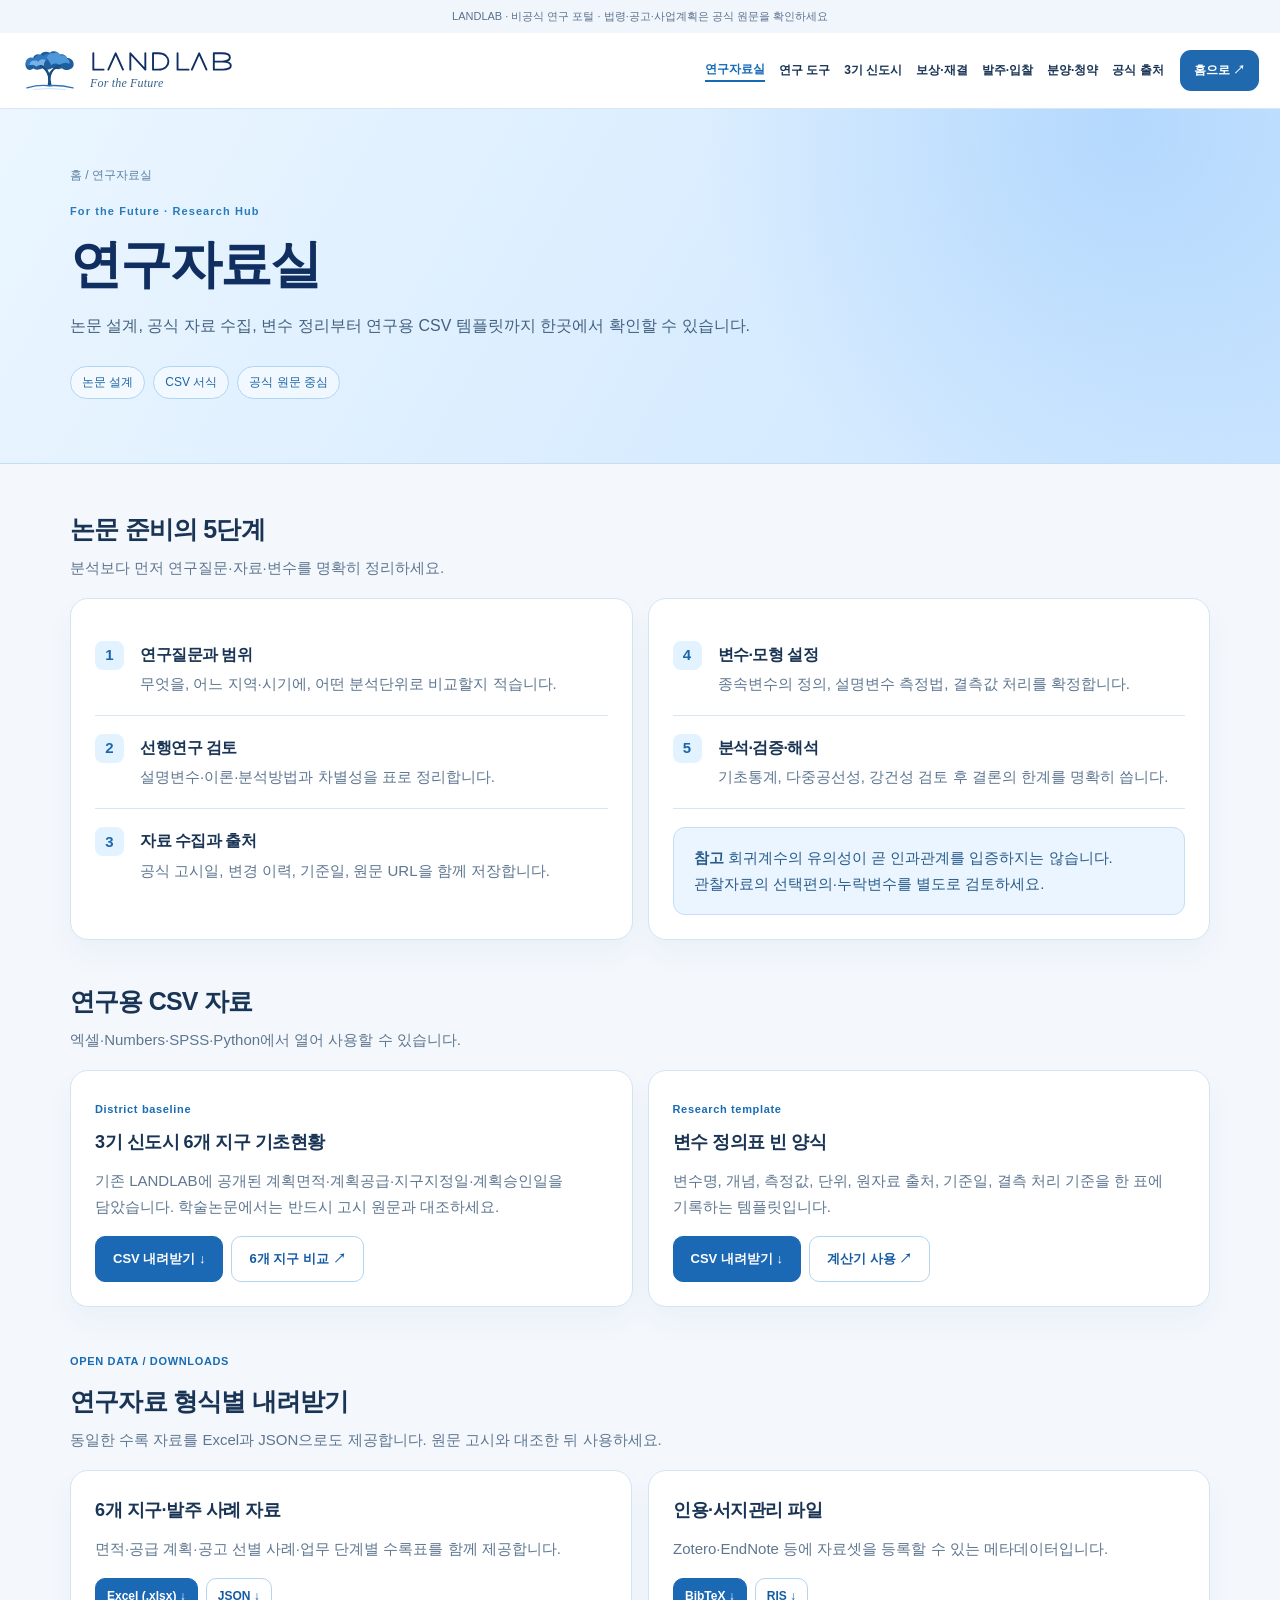
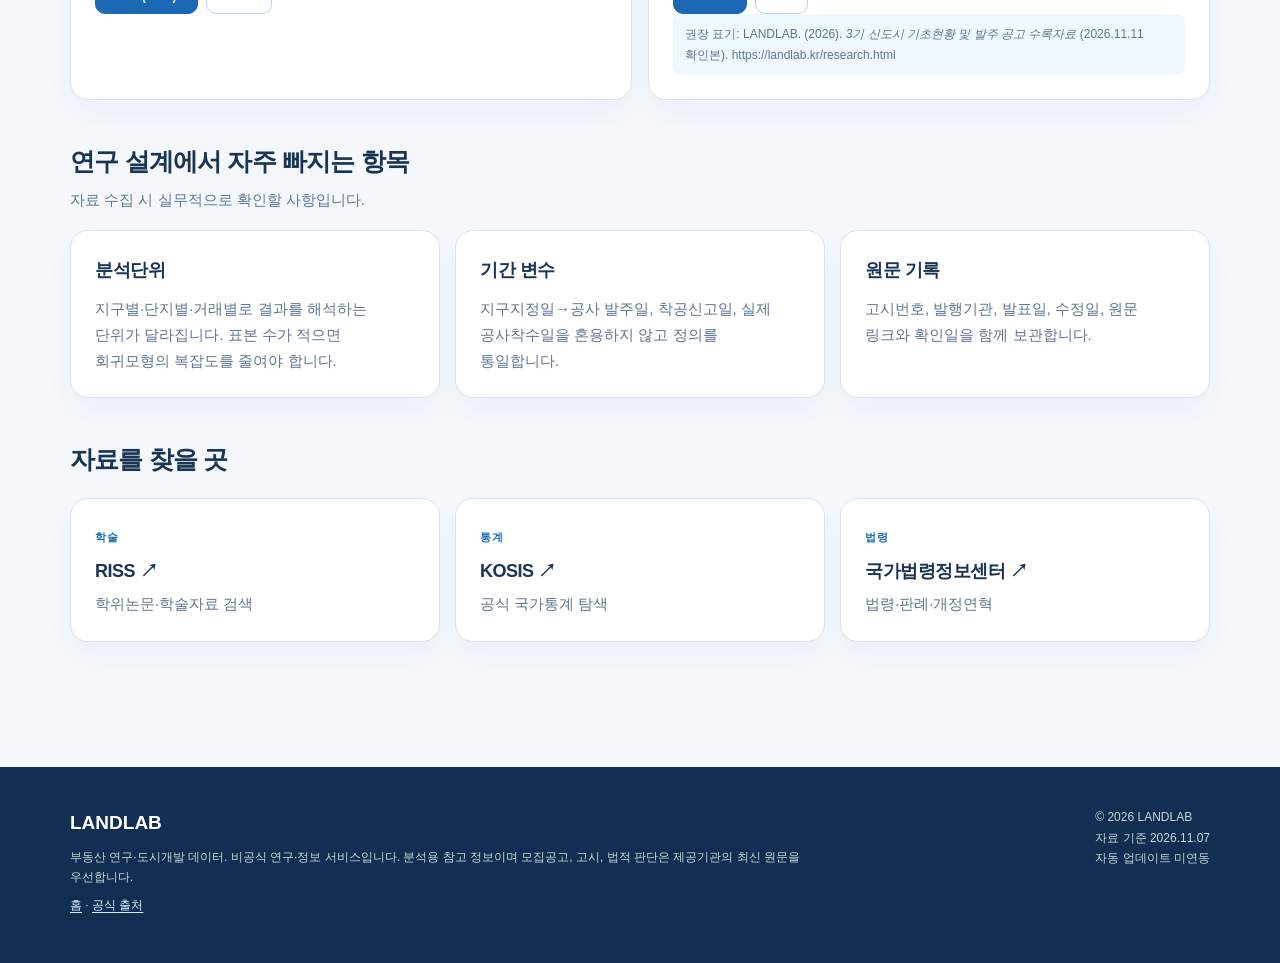
<file: research.html>
<!DOCTYPE html>

<html lang="ko"><head><meta charset="utf-8"/><meta content="width=device-width,initial-scale=1" name="viewport"/><meta content="#e7f2ff" name="theme-color"/><title>연구자료실 | LANDLAB</title><meta content="논문 설계, 공식 자료 수집, 변수 정리부터 연구용 CSV 템플릿까지 한곳에서 확인할 수 있습니다." name="description"/><meta content="부동산 논문, 연구방법론, CSV, 데이터" name="keywords"/><link href="https://landlab.kr/research.html" rel="canonical"/><meta content="website" property="og:type"/><meta content="연구자료실 | LANDLAB" property="og:title"/><meta content="논문 설계, 공식 자료 수집, 변수 정리부터 연구용 CSV 템플릿까지 한곳에서 확인할 수 있습니다." property="og:description"/><meta content="https://landlab.kr/research.html" property="og:url"/><link href="site.css" rel="stylesheet"/><link href="portal-inner.css" rel="stylesheet"/><script defer="" src="site.js"></script><link href="landlab-symbol.png?v=20261111" rel="icon" type="image/png"/>
<meta content="https://landlab.kr/landlab-logo.png" property="og:image"/>
<link href="enhancements.css" rel="stylesheet"/></head><body data-page="research">
<div class="notice">LANDLAB · 비공식 연구 포털 · 법령·공고·사업계획은 공식 원문을 확인하세요</div>
<header class="header"><div class="wrap head-in"><a aria-label="LANDLAB 홈" class="brand" href="index.html"><span class="mark"><img alt="" height="50" src="landlab-symbol.svg" width="50"/></span><span><img alt="LANDLAB" class="brand-wordmark" height="26" src="landlab-wordmark.svg" width="144"/><small>For the Future</small></span></a><button aria-controls="pageNav" aria-expanded="false" aria-label="메뉴 열기" class="hamburger" id="pageMenu">☰</button><nav aria-label="주요 메뉴" class="nav" id="pageNav"><a aria-current="page" class="current" href="research.html">연구자료실</a>
<a class="" href="tools.html">연구 도구</a>
<a class="" href="towns.html">3기 신도시</a>
<a class="" href="compensation.html">보상·재결</a>
<a class="" href="procurement.html">발주·입찰</a>
<a class="" href="sales.html">분양·청약</a>
<a class="" href="sources.html">공식 출처</a></nav><a class="head-cta" href="index.html">홈으로 ↗</a></div></header>
<section class="page-hero"><div class="wrap"><div class="breadcrumb"><a href="index.html">홈</a> / 연구자료실</div><div class="eyebrow">For the Future · Research Hub</div><h1>연구자료실</h1><p>논문 설계, 공식 자료 수집, 변수 정리부터 연구용 CSV 템플릿까지 한곳에서 확인할 수 있습니다.</p><div class="hero-tagline"><span>논문 설계</span><span>CSV 서식</span><span>공식 원문 중심</span></div></div></section>
<main class="main wrap">
<section class="section"><div class="section-head"><div><h2>논문 준비의 5단계</h2><p>분석보다 먼저 연구질문·자료·변수를 명확히 정리하세요.</p></div></div><div class="grid cols-2"><div class="card"><div class="step"><span class="step-num">1</span><div><h3>연구질문과 범위</h3><p>무엇을, 어느 지역·시기에, 어떤 분석단위로 비교할지 적습니다.</p></div></div><div class="step"><span class="step-num">2</span><div><h3>선행연구 검토</h3><p>설명변수·이론·분석방법과 차별성을 표로 정리합니다.</p></div></div><div class="step"><span class="step-num">3</span><div><h3>자료 수집과 출처</h3><p>공식 고시일, 변경 이력, 기준일, 원문 URL을 함께 저장합니다.</p></div></div></div><div class="card"><div class="step"><span class="step-num">4</span><div><h3>변수·모형 설정</h3><p>종속변수의 정의, 설명변수 측정법, 결측값 처리를 확정합니다.</p></div></div><div class="step"><span class="step-num">5</span><div><h3>분석·검증·해석</h3><p>기초통계, 다중공선성, 강건성 검토 후 결론의 한계를 명확히 씁니다.</p></div></div><div class="soft" style="margin-top:18px"><b>참고</b> 회귀계수의 유의성이 곧 인과관계를 입증하지는 않습니다. 관찰자료의 선택편의·누락변수를 별도로 검토하세요.</div></div></div></section>
<section class="section"><div class="section-head"><div><h2>연구용 CSV 자료</h2><p>엑셀·Numbers·SPSS·Python에서 열어 사용할 수 있습니다.</p></div></div><div class="grid cols-2"><div class="card"><span class="kicker">District baseline</span><h3>3기 신도시 6개 지구 기초현황</h3><p>기존 LANDLAB에 공개된 계획면적·계획공급·지구지정일·계획승인일을 담았습니다. 학술논문에서는 반드시 고시 원문과 대조하세요.</p><div class="btn-row"><a class="btn" download="" href="towns-data.csv">CSV 내려받기 ↓</a><a class="btn secondary" href="towns.html">6개 지구 비교 ↗</a></div></div><div class="card"><span class="kicker">Research template</span><h3>변수 정의표 빈 양식</h3><p>변수명, 개념, 측정값, 단위, 원자료 출처, 기준일, 결측 처리 기준을 한 표에 기록하는 템플릿입니다.</p><div class="btn-row"><a class="btn" download="" href="variables-template.csv">CSV 내려받기 ↓</a><a class="btn secondary" href="tools.html">계산기 사용 ↗</a></div></div></div></section><section class="section" id="researchExports"><div class="section-head"><div><span class="kicker">OPEN DATA / DOWNLOADS</span><h2>연구자료 형식별 내려받기</h2><p>동일한 수록 자료를 Excel과 JSON으로도 제공합니다. 원문 고시와 대조한 뒤 사용하세요.</p></div></div><div class="export-cards"><div class="card"><h3>6개 지구·발주 사례 자료</h3><p>면적·공급 계획·공고 선별 사례·업무 단계별 수록표를 함께 제공합니다.</p><div class="btn-row"><a class="btn small" download="" href="landlab-research-data.xlsx">Excel (.xlsx) ↓</a><a class="btn secondary small" download="" href="landlab-research-data.json">JSON ↓</a></div></div><div class="card"><h3>인용·서지관리 파일</h3><p>Zotero·EndNote 등에 자료셋을 등록할 수 있는 메타데이터입니다.</p><div class="btn-row"><a class="btn small" download="" href="landlab-citation.bib">BibTeX ↓</a><a class="btn secondary small" download="" href="landlab-citation.ris">RIS ↓</a></div><p class="citation-sample">권장 표기: LANDLAB. (2026). <em>3기 신도시 기초현황 및 발주 공고 수록자료</em> (2026.11.11 확인본). https://landlab.kr/research.html</p></div></div></section>
<section class="section"><div class="section-head"><div><h2>연구 설계에서 자주 빠지는 항목</h2><p>자료 수집 시 실무적으로 확인할 사항입니다.</p></div></div><div class="grid cols-3"><div class="card"><h3>분석단위</h3><p>지구별·단지별·거래별로 결과를 해석하는 단위가 달라집니다. 표본 수가 적으면 회귀모형의 복잡도를 줄여야 합니다.</p></div><div class="card"><h3>기간 변수</h3><p>지구지정일→공사 발주일, 착공신고일, 실제 공사착수일을 혼용하지 않고 정의를 통일합니다.</p></div><div class="card"><h3>원문 기록</h3><p>고시번호, 발행기관, 발표일, 수정일, 원문 링크와 확인일을 함께 보관합니다.</p></div></div></section>
<section class="section"><div class="section-head"><div><h2>자료를 찾을 곳</h2></div></div><div class="grid cols-3"><a class="card tile-link" href="https://www.riss.kr/" rel="noopener noreferrer" target="_blank"><span class="kicker">학술</span><h3>RISS ↗</h3><p>학위논문·학술자료 검색</p></a><a class="card tile-link" href="https://kosis.kr/" rel="noopener noreferrer" target="_blank"><span class="kicker">통계</span><h3>KOSIS ↗</h3><p>공식 국가통계 탐색</p></a><a class="card tile-link" href="https://www.law.go.kr/" rel="noopener noreferrer" target="_blank"><span class="kicker">법령</span><h3>국가법령정보센터 ↗</h3><p>법령·판례·개정연혁</p></a></div></section></main>
<footer class="footer"><div class="wrap"><div><b>LANDLAB</b><p>부동산 연구·도시개발 데이터. 비공식 연구·정보 서비스입니다. 분석용 참고 정보이며 모집공고, 고시, 법적 판단은 제공기관의 최신 원문을 우선합니다.</p><p><a href="index.html">홈</a> · <a href="sources.html">공식 출처</a></p></div><div>© 2026 LANDLAB<br/>자료 기준 2026.11.07<br/>자동 업데이트 미연동</div></div></footer><script defer="True" src="enhancements.js"></script></body></html>
</file>
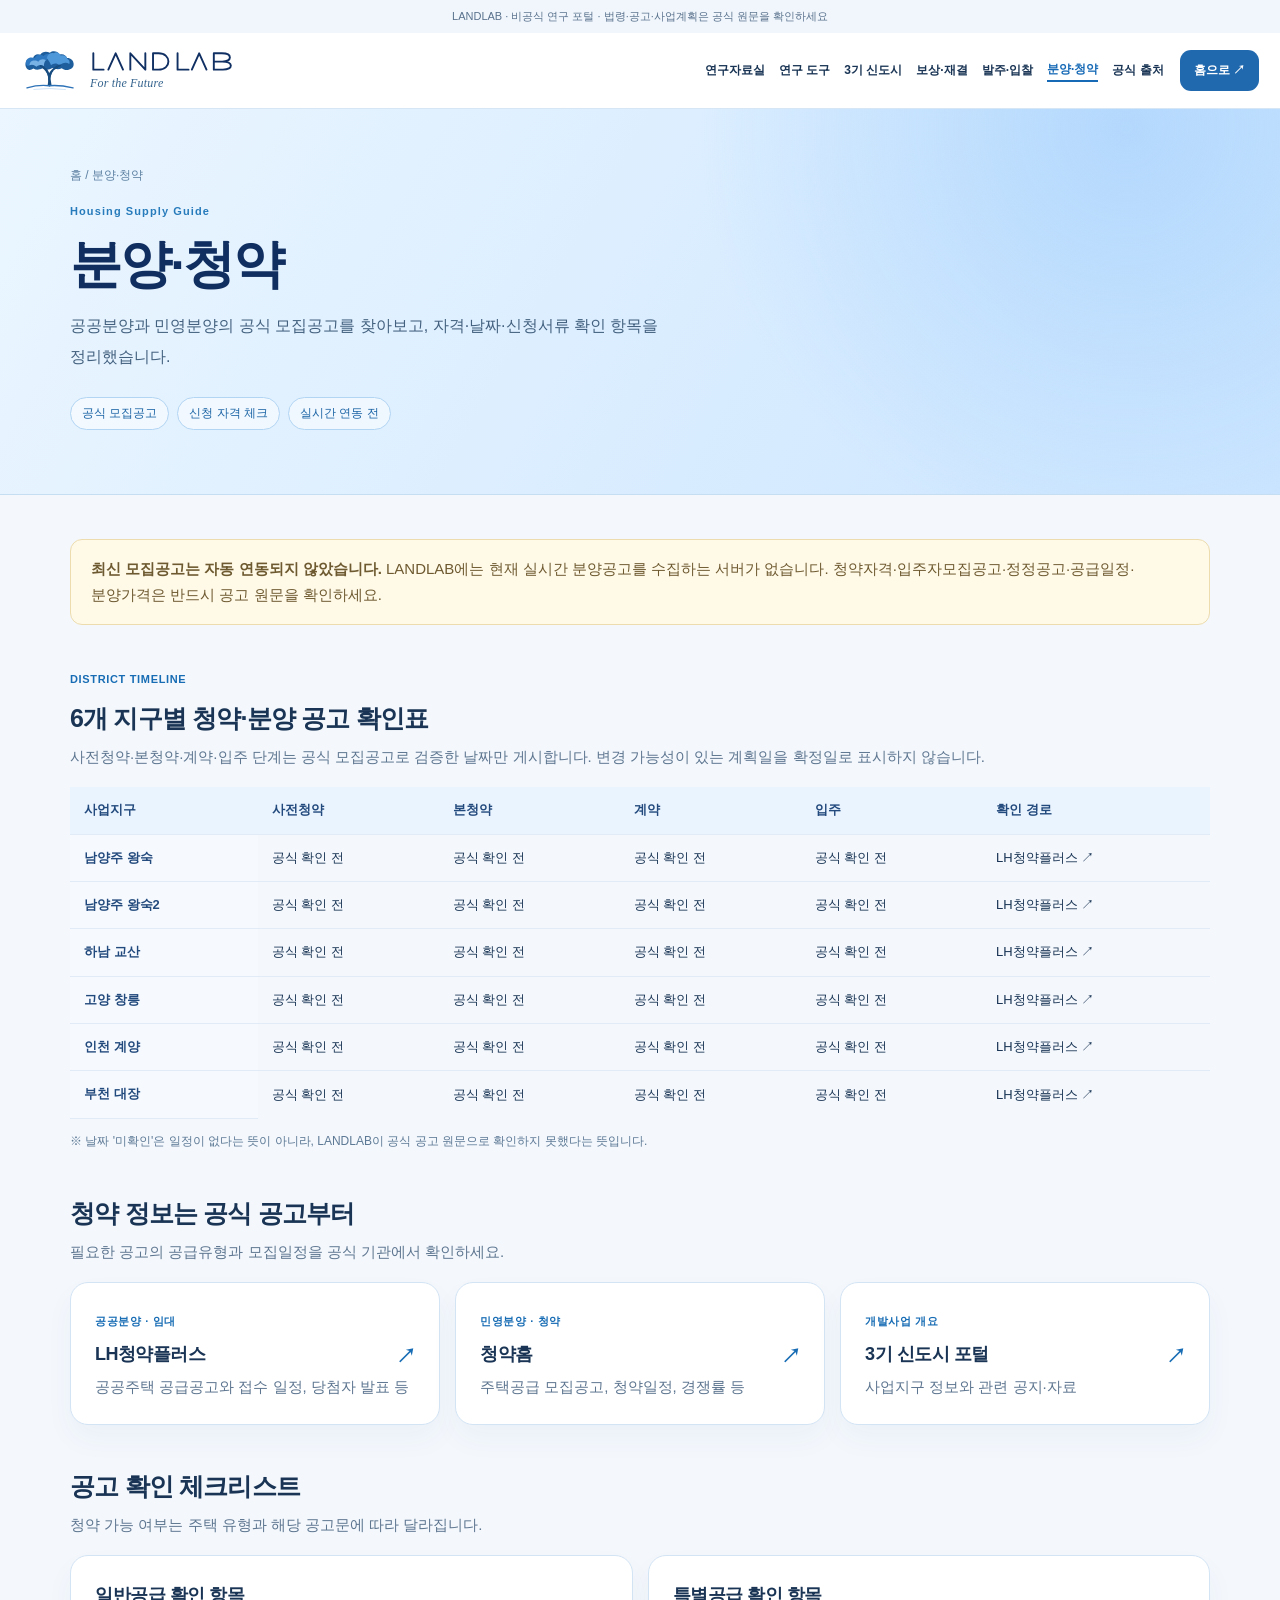
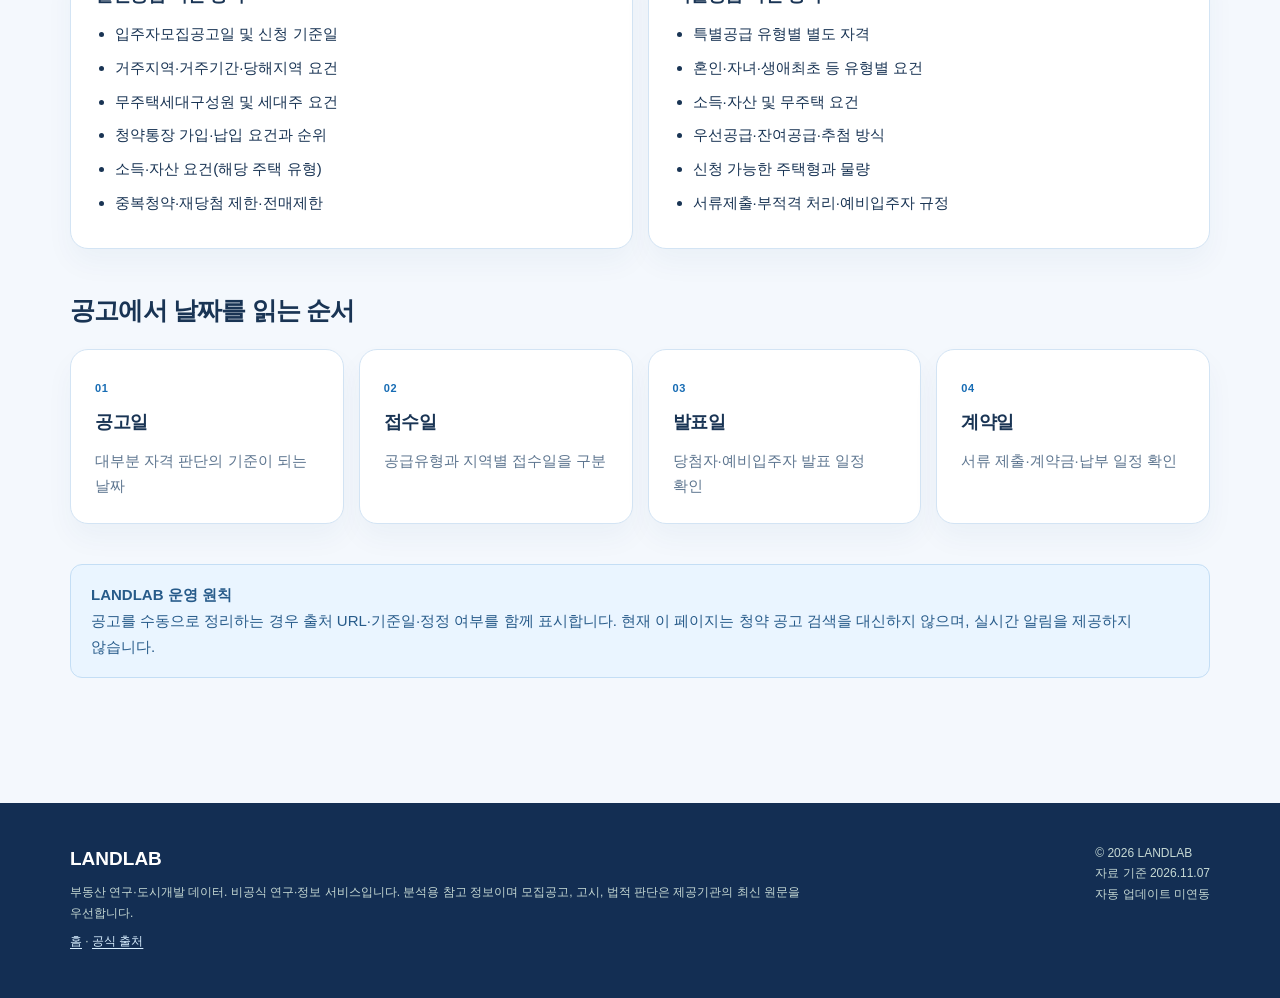
<file: sales.html>
<!DOCTYPE html>

<html lang="ko"><head><meta charset="utf-8"/><meta content="width=device-width,initial-scale=1" name="viewport"/><meta content="#e7f2ff" name="theme-color"/><title>분양·청약 | LANDLAB</title><meta content="공공분양과 민영분양의 공식 모집공고를 찾아보고, 자격·날짜·신청서류 확인 항목을 정리했습니다." name="description"/><meta content="청약, 공공분양, 특별공급, 일반공급, 청약홈, LH" name="keywords"/><link href="https://landlab.kr/sales.html" rel="canonical"/><meta content="website" property="og:type"/><meta content="분양·청약 | LANDLAB" property="og:title"/><meta content="공공분양과 민영분양의 공식 모집공고를 찾아보고, 자격·날짜·신청서류 확인 항목을 정리했습니다." property="og:description"/><meta content="https://landlab.kr/sales.html" property="og:url"/><link href="site.css" rel="stylesheet"/><link href="portal-inner.css" rel="stylesheet"/><script defer="" src="site.js"></script><link href="landlab-symbol.png?v=20261111" rel="icon" type="image/png"/>
<meta content="https://landlab.kr/landlab-logo.png" property="og:image"/>
<link href="enhancements.css" rel="stylesheet"/></head><body data-page="sales">
<div class="notice">LANDLAB · 비공식 연구 포털 · 법령·공고·사업계획은 공식 원문을 확인하세요</div>
<header class="header"><div class="wrap head-in"><a aria-label="LANDLAB 홈" class="brand" href="index.html"><span class="mark"><img alt="" height="50" src="landlab-symbol.svg" width="50"/></span><span><img alt="LANDLAB" class="brand-wordmark" height="26" src="landlab-wordmark.svg" width="144"/><small>For the Future</small></span></a><button aria-controls="pageNav" aria-expanded="false" aria-label="메뉴 열기" class="hamburger" id="pageMenu">☰</button><nav aria-label="주요 메뉴" class="nav" id="pageNav"><a class="" href="research.html">연구자료실</a>
<a class="" href="tools.html">연구 도구</a>
<a class="" href="towns.html">3기 신도시</a>
<a class="" href="compensation.html">보상·재결</a>
<a class="" href="procurement.html">발주·입찰</a>
<a aria-current="page" class="current" href="sales.html">분양·청약</a>
<a class="" href="sources.html">공식 출처</a></nav><a class="head-cta" href="index.html">홈으로 ↗</a></div></header>
<section class="page-hero"><div class="wrap"><div class="breadcrumb"><a href="index.html">홈</a> / 분양·청약</div><div class="eyebrow">Housing Supply Guide</div><h1>분양·청약</h1><p>공공분양과 민영분양의 공식 모집공고를 찾아보고, 자격·날짜·신청서류 확인 항목을 정리했습니다.</p><div class="hero-tagline"><span>공식 모집공고</span><span>신청 자격 체크</span><span>실시간 연동 전</span></div></div></section>
<main class="main wrap">
<section class="section"><div class="warning"><strong>최신 모집공고는 자동 연동되지 않았습니다.</strong> LANDLAB에는 현재 실시간 분양공고를 수집하는 서버가 없습니다. 청약자격·입주자모집공고·정정공고·공급일정·분양가격은 반드시 공고 원문을 확인하세요.</div></section>
<section class="section" id="salesTimeline"><div class="section-head"><div><span class="kicker">DISTRICT TIMELINE</span><h2>6개 지구별 청약·분양 공고 확인표</h2><p>사전청약·본청약·계약·입주 단계는 공식 모집공고로 검증한 날짜만 게시합니다. 변경 가능성이 있는 계획일을 확정일로 표시하지 않습니다.</p></div></div><div aria-label="6개 지구 분양 일정 표" class="table-scroll-h" role="region" tabindex="0"><table class="data-table"><thead><tr><th>사업지구</th><th>사전청약</th><th>본청약</th><th>계약</th><th>입주</th><th>확인 경로</th></tr></thead><tbody id="salesScheduleRows"></tbody></table></div><p class="source-small">※ 날짜 '미확인'은 일정이 없다는 뜻이 아니라, LANDLAB이 공식 공고 원문으로 확인하지 못했다는 뜻입니다.</p></section><section class="section"><div class="section-head"><div><h2>청약 정보는 공식 공고부터</h2><p>필요한 공고의 공급유형과 모집일정을 공식 기관에서 확인하세요.</p></div></div><div class="grid cols-3"><a class="card tile-link" href="https://apply.lh.or.kr/lhapply/apply/main.do" rel="noopener noreferrer" target="_blank"><span class="kicker">공공분양 · 임대</span><h3>LH청약플러스 <span class="outside">↗</span></h3><p>공공주택 공급공고와 접수 일정, 당첨자 발표 등</p></a><a class="card tile-link" href="https://www.applyhome.co.kr/" rel="noopener noreferrer" target="_blank"><span class="kicker">민영분양 · 청약</span><h3>청약홈 <span class="outside">↗</span></h3><p>주택공급 모집공고, 청약일정, 경쟁률 등</p></a><a class="card tile-link" href="https://www.xn--3-3u6ey6lv7rsa.kr/" rel="noopener noreferrer" target="_blank"><span class="kicker">개발사업 개요</span><h3>3기 신도시 포털 <span class="outside">↗</span></h3><p>사업지구 정보와 관련 공지·자료</p></a></div></section>
<section class="section"><div class="section-head"><div><h2>공고 확인 체크리스트</h2><p>청약 가능 여부는 주택 유형과 해당 공고문에 따라 달라집니다.</p></div></div><div class="grid cols-2"><div class="card"><h3>일반공급 확인 항목</h3><ul class="plain-list"><li>입주자모집공고일 및 신청 기준일</li><li>거주지역·거주기간·당해지역 요건</li><li>무주택세대구성원 및 세대주 요건</li><li>청약통장 가입·납입 요건과 순위</li><li>소득·자산 요건(해당 주택 유형)</li><li>중복청약·재당첨 제한·전매제한</li></ul></div><div class="card"><h3>특별공급 확인 항목</h3><ul class="plain-list"><li>특별공급 유형별 별도 자격</li><li>혼인·자녀·생애최초 등 유형별 요건</li><li>소득·자산 및 무주택 요건</li><li>우선공급·잔여공급·추첨 방식</li><li>신청 가능한 주택형과 물량</li><li>서류제출·부적격 처리·예비입주자 규정</li></ul></div></div></section>
<section class="section"><div class="section-head"><div><h2>공고에서 날짜를 읽는 순서</h2></div></div><div class="grid cols-4"><div class="card"><span class="kicker">01</span><h3>공고일</h3><p>대부분 자격 판단의 기준이 되는 날짜</p></div><div class="card"><span class="kicker">02</span><h3>접수일</h3><p>공급유형과 지역별 접수일을 구분</p></div><div class="card"><span class="kicker">03</span><h3>발표일</h3><p>당첨자·예비입주자 발표 일정 확인</p></div><div class="card"><span class="kicker">04</span><h3>계약일</h3><p>서류 제출·계약금·납부 일정 확인</p></div></div></section>
<section class="section"><div class="soft"><b>LANDLAB 운영 원칙</b><br/>공고를 수동으로 정리하는 경우 출처 URL·기준일·정정 여부를 함께 표시합니다. 현재 이 페이지는 청약 공고 검색을 대신하지 않으며, 실시간 알림을 제공하지 않습니다.</div></section></main>
<footer class="footer"><div class="wrap"><div><b>LANDLAB</b><p>부동산 연구·도시개발 데이터. 비공식 연구·정보 서비스입니다. 분석용 참고 정보이며 모집공고, 고시, 법적 판단은 제공기관의 최신 원문을 우선합니다.</p><p><a href="index.html">홈</a> · <a href="sources.html">공식 출처</a></p></div><div>© 2026 LANDLAB<br/>자료 기준 2026.11.07<br/>자동 업데이트 미연동</div></div></footer><script defer="True" src="enhancements.js"></script></body></html>
</file>
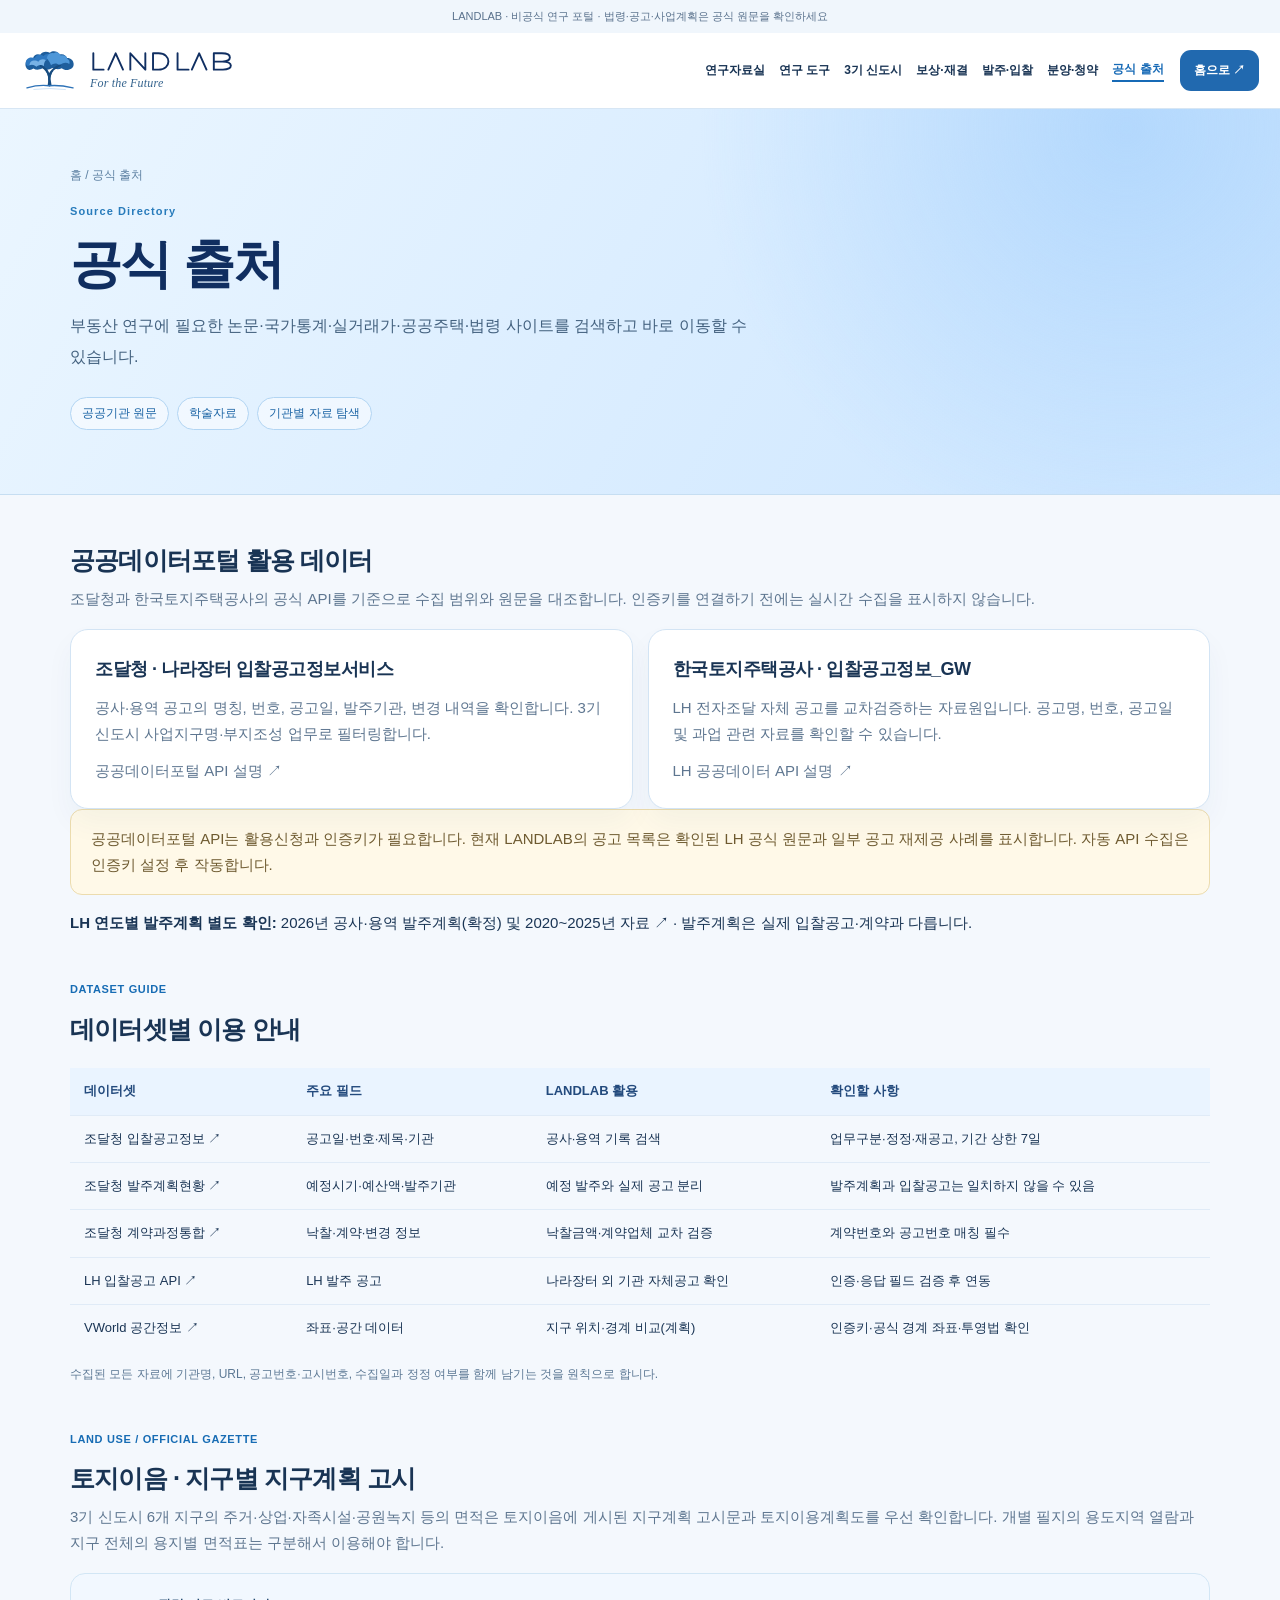
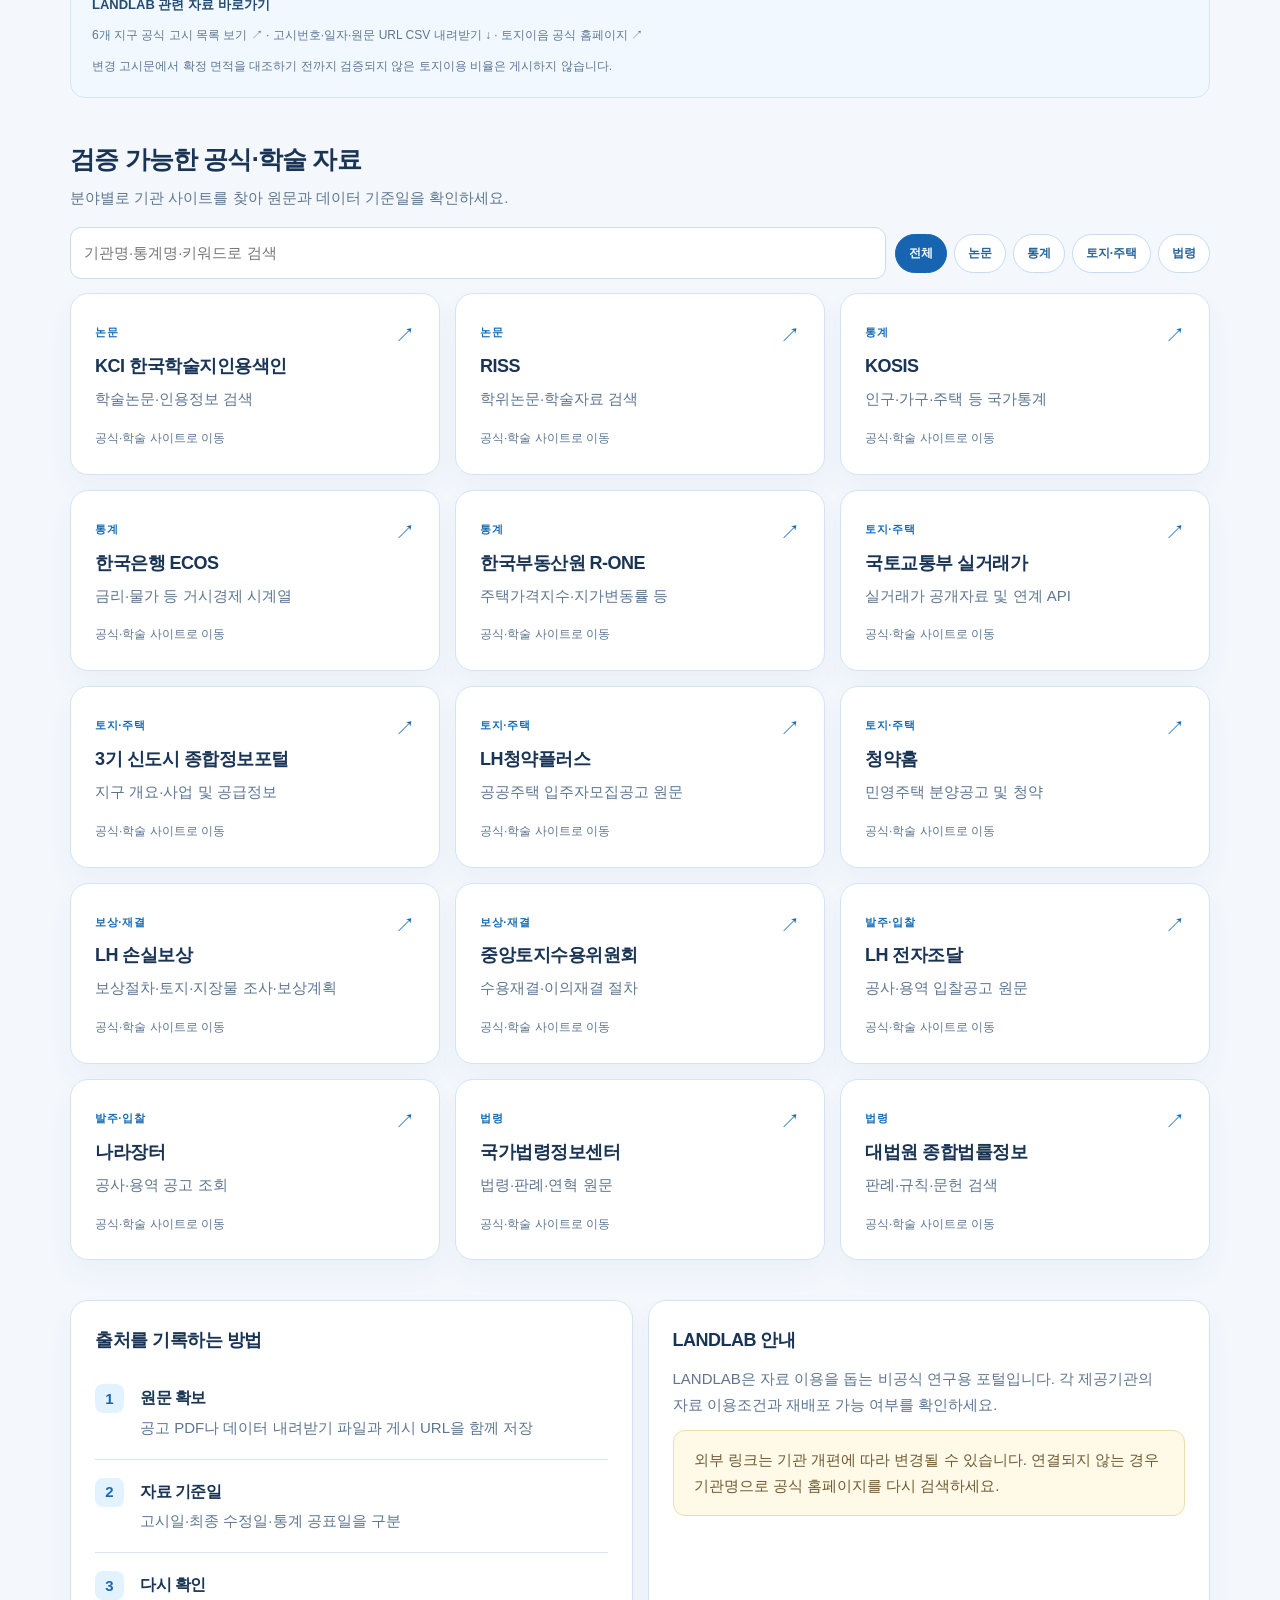
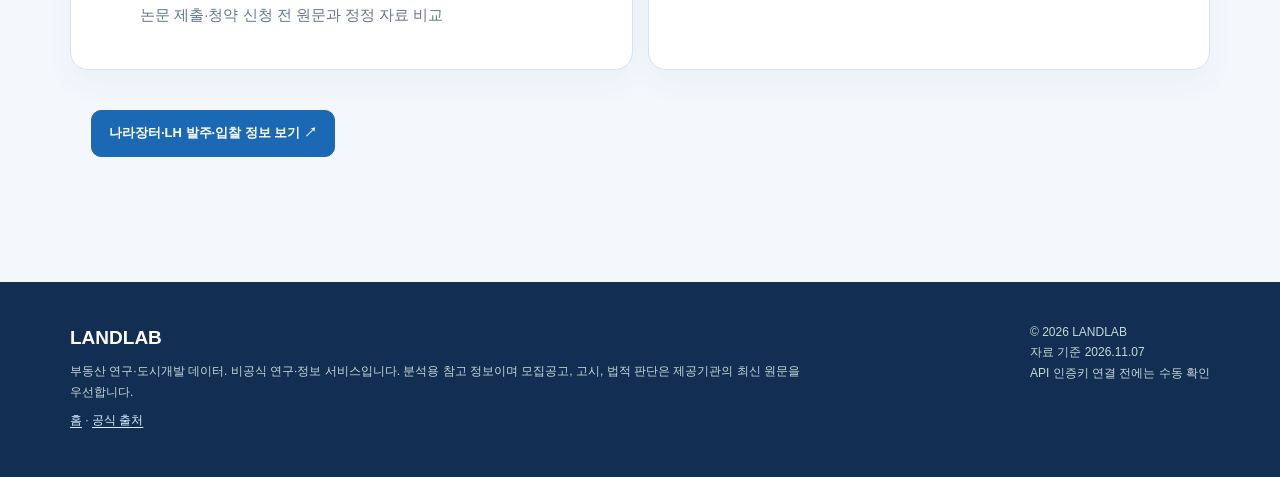
<file: sources.html>
<!DOCTYPE html>

<!DOCTYPE html>

<html lang="ko"><head><meta charset="utf-8"/><meta content="width=device-width,initial-scale=1" name="viewport"/><meta content="#e7f2ff" name="theme-color"/><title>공식 출처 | LANDLAB</title><meta content="부동산 연구에 필요한 논문·국가통계·실거래가·공공주택·법령 사이트를 검색하고 바로 이동할 수 있습니다." name="description"/><meta content="공식 데이터, 학술 논문, 법령, 실거래가, 신도시" name="keywords"/><link href="https://landlab.kr/sources.html" rel="canonical"/><meta content="website" property="og:type"/><meta content="공식 출처 | LANDLAB" property="og:title"/><meta content="부동산 연구에 필요한 논문·국가통계·실거래가·공공주택·법령 사이트를 검색하고 바로 이동할 수 있습니다." property="og:description"/><meta content="https://landlab.kr/sources.html" property="og:url"/><link href="site.css" rel="stylesheet"/><link href="portal-inner.css" rel="stylesheet"/><script defer="" src="site.js"></script><link href="landlab-symbol.png?v=20261111" rel="icon" type="image/png"/>
<meta content="https://landlab.kr/landlab-logo.png" property="og:image"/>
<link href="enhancements.css" rel="stylesheet"/></head><body data-page="sources">
<div class="notice">LANDLAB · 비공식 연구 포털 · 법령·공고·사업계획은 공식 원문을 확인하세요</div>
<header class="header"><div class="wrap head-in"><a aria-label="LANDLAB 홈" class="brand" href="index.html"><span class="mark"><img alt="" height="50" src="landlab-symbol.svg" width="50"/></span><span><img alt="LANDLAB" class="brand-wordmark" height="26" src="landlab-wordmark.svg" width="144"/><small>For the Future</small></span></a><button aria-controls="pageNav" aria-expanded="false" aria-label="메뉴 열기" class="hamburger" id="pageMenu">☰</button><nav aria-label="주요 메뉴" class="nav" id="pageNav"><a class="" href="research.html">연구자료실</a>
<a class="" href="tools.html">연구 도구</a>
<a class="" href="towns.html">3기 신도시</a>
<a class="" href="compensation.html">보상·재결</a>
<a class="" href="procurement.html">발주·입찰</a>
<a class="" href="sales.html">분양·청약</a>
<a aria-current="page" class="current" href="sources.html">공식 출처</a></nav><a class="head-cta" href="index.html">홈으로 ↗</a></div></header>
<section class="page-hero"><div class="wrap"><div class="breadcrumb"><a href="index.html">홈</a> / 공식 출처</div><div class="eyebrow">Source Directory</div><h1>공식 출처</h1><p>부동산 연구에 필요한 논문·국가통계·실거래가·공공주택·법령 사이트를 검색하고 바로 이동할 수 있습니다.</p><div class="hero-tagline"><span>공공기관 원문</span><span>학술자료</span><span>기관별 자료 탐색</span></div></div></section>
<main class="main wrap">
<section aria-label="공공데이터포털 연동 출처" class="section"><div class="section-head"><div><h2>공공데이터포털 활용 데이터</h2><p>조달청과 한국토지주택공사의 공식 API를 기준으로 수집 범위와 원문을 대조합니다. 인증키를 연결하기 전에는 실시간 수집을 표시하지 않습니다.</p></div></div><div class="grid cols-2"><div class="card"><h3>조달청 · 나라장터 입찰공고정보서비스</h3><p>공사·용역 공고의 명칭, 번호, 공고일, 발주기관, 변경 내역을 확인합니다. 3기 신도시 사업지구명·부지조성 업무로 필터링합니다.</p><p><a href="https://www.data.go.kr/data/15129394/openapi.do" rel="noopener noreferrer" target="_blank">공공데이터포털 API 설명 ↗</a></p></div><div class="card"><h3>한국토지주택공사 · 입찰공고정보_GW</h3><p>LH 전자조달 자체 공고를 교차검증하는 자료원입니다. 공고명, 번호, 공고일 및 과업 관련 자료를 확인할 수 있습니다.</p><p><a href="https://www.data.go.kr/data/15159012/openapi.do" rel="noopener noreferrer" target="_blank">LH 공공데이터 API 설명 ↗</a></p></div></div><div class="warning">공공데이터포털 API는 활용신청과 인증키가 필요합니다. 현재 LANDLAB의 공고 목록은 확인된 LH 공식 원문과 일부 공고 재제공 사례를 표시합니다. 자동 API 수집은 인증키 설정 후 작동합니다.</div><p class="lh-plans-link"><b>LH 연도별 발주계획 별도 확인:</b> <a href="https://www.lh.or.kr/board.es?act=view&amp;bid=0007&amp;list_no=654681&amp;mid=a10103040000" rel="noopener noreferrer" target="_blank">2026년 공사·용역 발주계획(확정) 및 2020~2025년 자료 ↗</a> · 발주계획은 실제 입찰공고·계약과 다릅니다.</p></section><section class="section" id="sourceGuide"><div class="section-head"><div><span class="kicker">DATASET GUIDE</span><h2>데이터셋별 이용 안내</h2></div></div><div class="table-scroll-h" tabindex="0"><table class="data-table"><thead><tr><th>데이터셋</th><th>주요 필드</th><th>LANDLAB 활용</th><th>확인할 사항</th></tr></thead><tbody><tr><td><a href="https://www.data.go.kr/data/15129394/openapi.do" rel="noopener noreferrer" target="_blank">조달청 입찰공고정보 ↗</a></td><td>공고일·번호·제목·기관</td><td>공사·용역 기록 검색</td><td>업무구분·정정·재공고, 기간 상한 7일</td></tr><tr><td><a href="https://www.data.go.kr/data/15129462/openapi.do" rel="noopener noreferrer" target="_blank">조달청 발주계획현황 ↗</a></td><td>예정시기·예산액·발주기관</td><td>예정 발주와 실제 공고 분리</td><td>발주계획과 입찰공고는 일치하지 않을 수 있음</td></tr><tr><td><a href="https://www.data.go.kr/data/15129459/openapi.do" rel="noopener noreferrer" target="_blank">조달청 계약과정통합 ↗</a></td><td>낙찰·계약·변경 정보</td><td>낙찰금액·계약업체 교차 검증</td><td>계약번호와 공고번호 매칭 필수</td></tr><tr><td><a href="https://www.data.go.kr/data/15159012/openapi.do" rel="noopener noreferrer" target="_blank">LH 입찰공고 API ↗</a></td><td>LH 발주 공고</td><td>나라장터 외 기관 자체공고 확인</td><td>인증·응답 필드 검증 후 연동</td></tr><tr><td><a href="https://www.vworld.kr/" rel="noopener noreferrer" target="_blank">VWorld 공간정보 ↗</a></td><td>좌표·공간 데이터</td><td>지구 위치·경계 비교(계획)</td><td>인증키·공식 경계 좌표·투영법 확인</td></tr></tbody></table></div><p class="source-small">수집된 모든 자료에 기관명, URL, 공고번호·고시번호, 수집일과 정정 여부를 함께 남기는 것을 원칙으로 합니다.</p></section><section class="section" id="eumSourceGuide"><div class="section-head"><div><span class="kicker">LAND USE / OFFICIAL GAZETTE</span><h2>토지이음 · 지구별 지구계획 고시</h2><p>3기 신도시 6개 지구의 주거·상업·자족시설·공원녹지 등의 면적은 토지이음에 게시된 지구계획 고시문과 토지이용계획도를 우선 확인합니다. 개별 필지의 용도지역 열람과 지구 전체의 용지별 면적표는 구분해서 이용해야 합니다.</p></div></div><div class="eum-method"><strong>LANDLAB 관련 자료 바로가기</strong><p><a href="towns.html#officialDistrictPlans">6개 지구 공식 고시 목록 보기 ↗</a> · <a download="" href="district-eum-notices.csv">고시번호·일자·원문 URL CSV 내려받기 ↓</a> · <a href="https://www.eum.go.kr/" rel="noopener noreferrer" target="_blank">토지이음 공식 홈페이지 ↗</a></p><p>변경 고시문에서 확정 면적을 대조하기 전까지 검증되지 않은 토지이용 비율은 게시하지 않습니다.</p></div></section><section class="section"><div class="section-head"><div><h2>검증 가능한 공식·학술 자료</h2><p>분야별로 기관 사이트를 찾아 원문과 데이터 기준일을 확인하세요.</p></div></div><div class="filter-bar"><input aria-label="출처 검색" class="search" id="sourceSearch" placeholder="기관명·통계명·키워드로 검색" type="search"/><div class="pills"><button class="pill active" data-source="전체">전체</button><button class="pill" data-source="논문">논문</button><button class="pill" data-source="통계">통계</button><button class="pill" data-source="토지·주택">토지·주택</button><button class="pill" data-source="법령">법령</button></div></div><div class="grid cols-3" id="sourceGrid"><p>출처 목록을 불러오는 중입니다.</p></div></section>
<section class="section"><div class="grid cols-2"><div class="card"><h3>출처를 기록하는 방법</h3><div class="step"><span class="step-num">1</span><div><h3>원문 확보</h3><p>공고 PDF나 데이터 내려받기 파일과 게시 URL을 함께 저장</p></div></div><div class="step"><span class="step-num">2</span><div><h3>자료 기준일</h3><p>고시일·최종 수정일·통계 공표일을 구분</p></div></div><div class="step"><span class="step-num">3</span><div><h3>다시 확인</h3><p>논문 제출·청약 신청 전 원문과 정정 자료 비교</p></div></div></div><div class="card"><h3>LANDLAB 안내</h3><p>LANDLAB은 자료 이용을 돕는 비공식 연구용 포털입니다. 각 제공기관의 자료 이용조건과 재배포 가능 여부를 확인하세요.</p><div class="warning">외부 링크는 기관 개편에 따라 변경될 수 있습니다. 연결되지 않는 경우 기관명으로 공식 홈페이지를 다시 검색하세요.</div></div></div></section><div class="wrap" style="padding:0 0 40px"><a class="btn" href="procurement.html">나라장터·LH 발주·입찰 정보 보기 ↗</a></div></main>
<footer class="footer"><div class="wrap"><div><b>LANDLAB</b><p>부동산 연구·도시개발 데이터. 비공식 연구·정보 서비스입니다. 분석용 참고 정보이며 모집공고, 고시, 법적 판단은 제공기관의 최신 원문을 우선합니다.</p><p><a href="index.html">홈</a> · <a href="sources.html">공식 출처</a></p></div><div>© 2026 LANDLAB<br/>자료 기준 2026.11.07<br/>API 인증키 연결 전에는 수동 확인</div></div></footer><script defer="True" src="enhancements.js"></script></body></html>
</file>
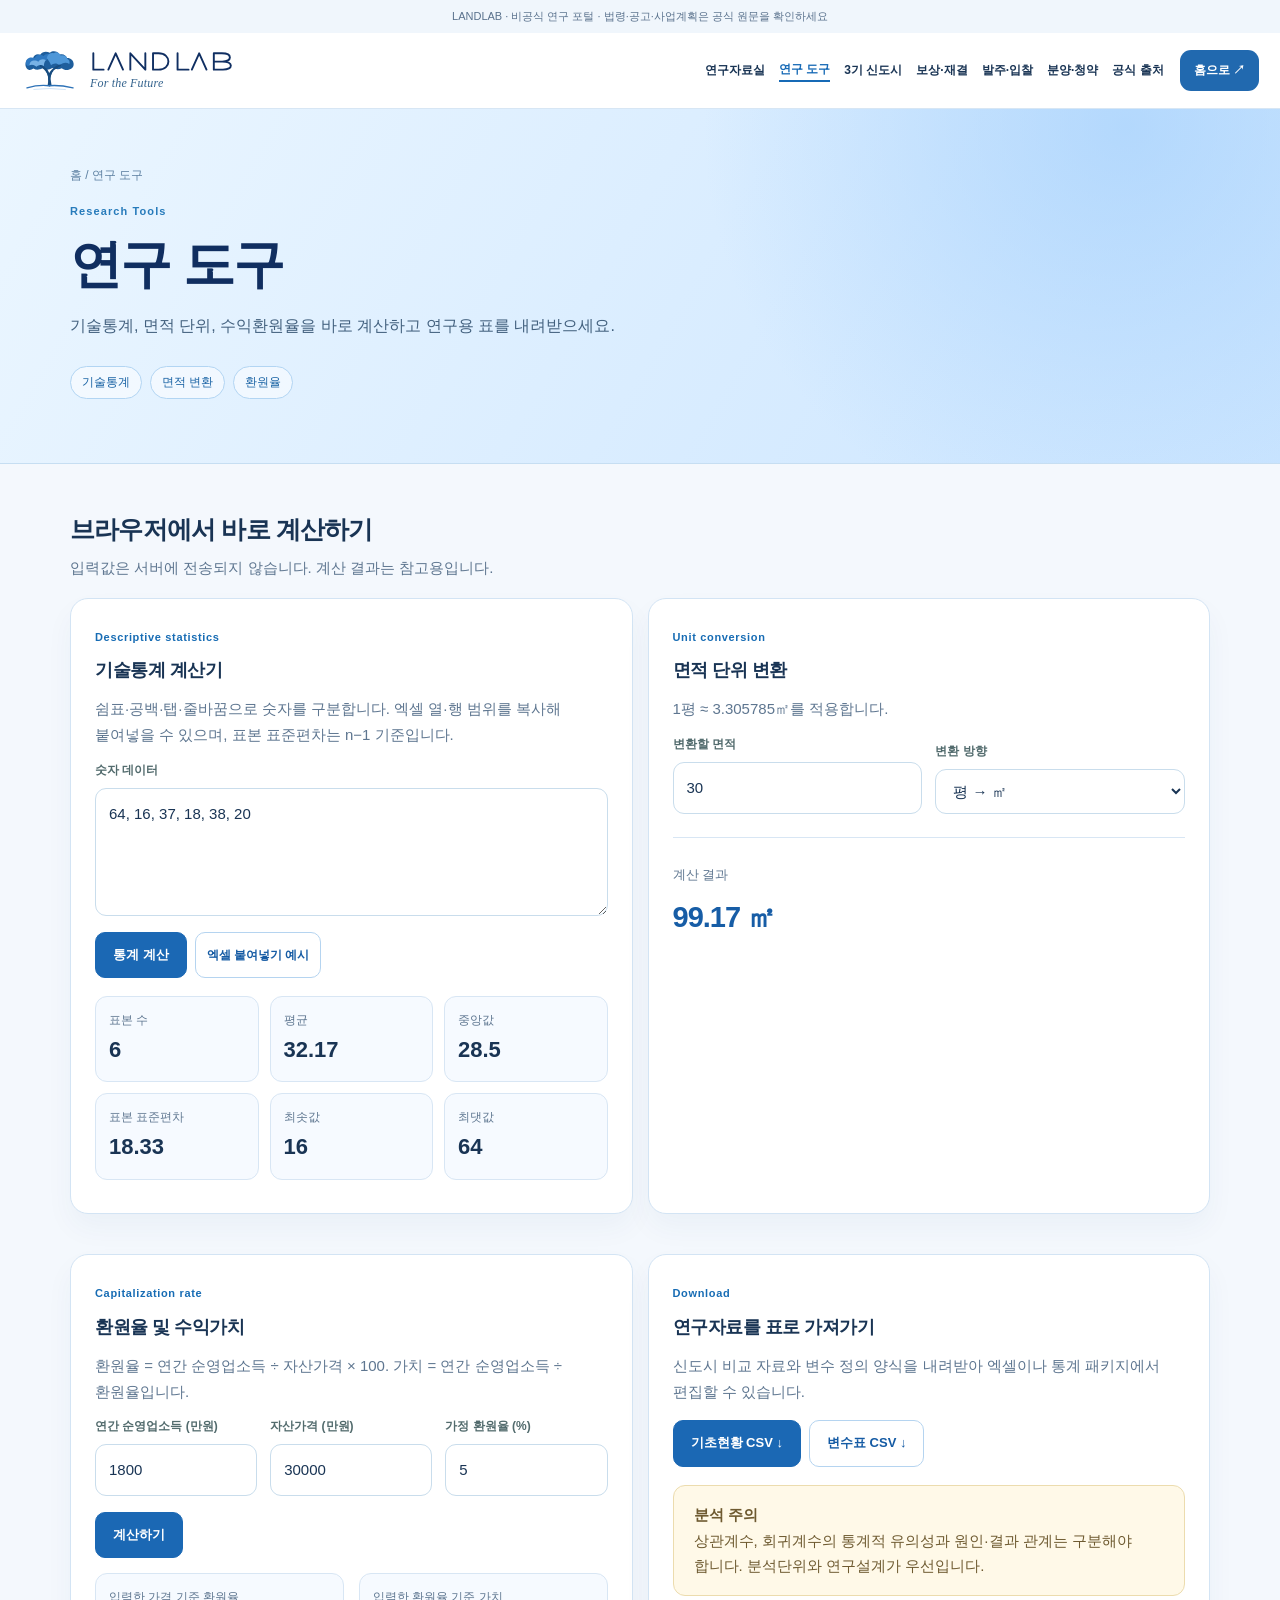
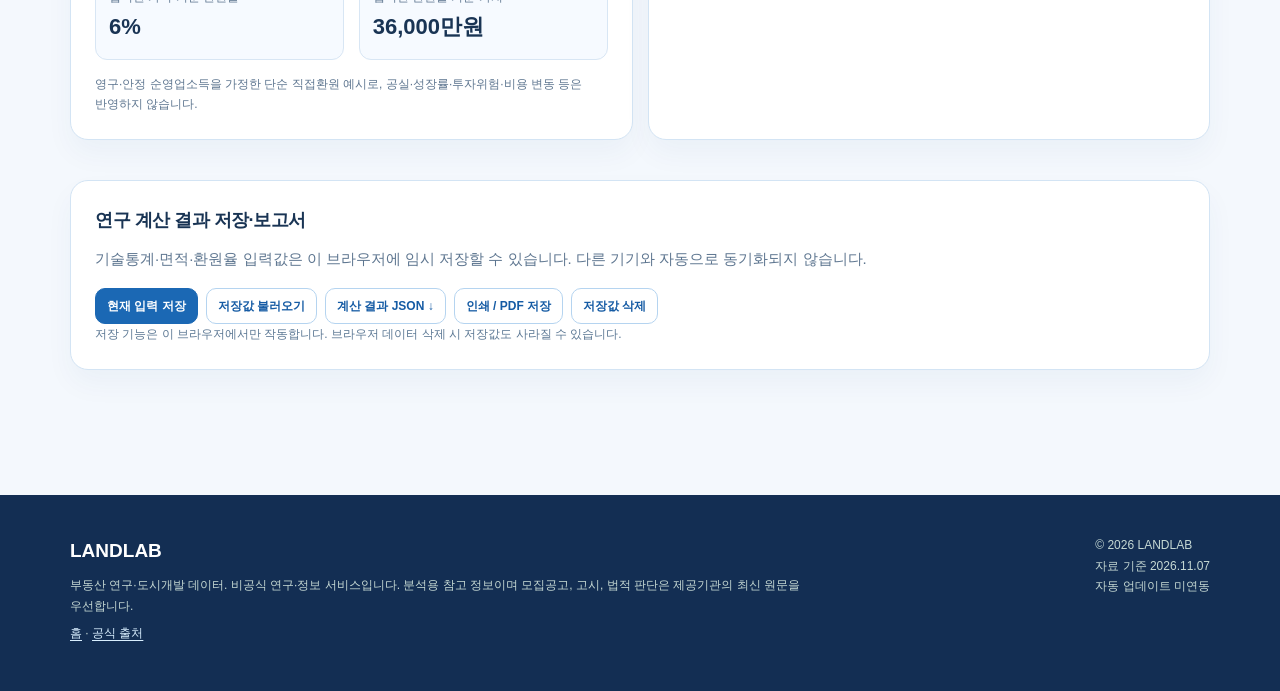
<file: tools.html>
<!DOCTYPE html>

<html lang="ko"><head><meta charset="utf-8"/><meta content="width=device-width,initial-scale=1" name="viewport"/><meta content="#e7f2ff" name="theme-color"/><title>연구 도구 | LANDLAB</title><meta content="기술통계, 면적 단위, 수익환원율을 바로 계산하고 연구용 표를 내려받으세요." name="description"/><meta content="기술통계, 표준편차, 환원율, 평 제곱미터" name="keywords"/><link href="https://landlab.kr/tools.html" rel="canonical"/><meta content="website" property="og:type"/><meta content="연구 도구 | LANDLAB" property="og:title"/><meta content="기술통계, 면적 단위, 수익환원율을 바로 계산하고 연구용 표를 내려받으세요." property="og:description"/><meta content="https://landlab.kr/tools.html" property="og:url"/><link href="site.css" rel="stylesheet"/><link href="portal-inner.css" rel="stylesheet"/><script defer="" src="site.js"></script><link href="landlab-symbol.png?v=20261111" rel="icon" type="image/png"/>
<meta content="https://landlab.kr/landlab-logo.png" property="og:image"/>
<link href="enhancements.css" rel="stylesheet"/></head><body data-page="tools">
<div class="notice">LANDLAB · 비공식 연구 포털 · 법령·공고·사업계획은 공식 원문을 확인하세요</div>
<header class="header"><div class="wrap head-in"><a aria-label="LANDLAB 홈" class="brand" href="index.html"><span class="mark"><img alt="" height="50" src="landlab-symbol.svg" width="50"/></span><span><img alt="LANDLAB" class="brand-wordmark" height="26" src="landlab-wordmark.svg" width="144"/><small>For the Future</small></span></a><button aria-controls="pageNav" aria-expanded="false" aria-label="메뉴 열기" class="hamburger" id="pageMenu">☰</button><nav aria-label="주요 메뉴" class="nav" id="pageNav"><a class="" href="research.html">연구자료실</a>
<a aria-current="page" class="current" href="tools.html">연구 도구</a>
<a class="" href="towns.html">3기 신도시</a>
<a class="" href="compensation.html">보상·재결</a>
<a class="" href="procurement.html">발주·입찰</a>
<a class="" href="sales.html">분양·청약</a>
<a class="" href="sources.html">공식 출처</a></nav><a class="head-cta" href="index.html">홈으로 ↗</a></div></header>
<section class="page-hero"><div class="wrap"><div class="breadcrumb"><a href="index.html">홈</a> / 연구 도구</div><div class="eyebrow">Research Tools</div><h1>연구 도구</h1><p>기술통계, 면적 단위, 수익환원율을 바로 계산하고 연구용 표를 내려받으세요.</p><div class="hero-tagline"><span>기술통계</span><span>면적 변환</span><span>환원율</span></div></div></section>
<main class="main wrap">
<section class="section"><div class="section-head"><div><h2>브라우저에서 바로 계산하기</h2><p>입력값은 서버에 전송되지 않습니다. 계산 결과는 참고용입니다.</p></div></div><div class="grid cols-2"><div class="card"><span class="kicker">Descriptive statistics</span><h3>기술통계 계산기</h3><p>쉼표·공백·탭·줄바꿈으로 숫자를 구분합니다. 엑셀 열·행 범위를 복사해 붙여넣을 수 있으며, 표본 표준편차는 n−1 기준입니다.</p><div class="field"><label for="statsNumbers">숫자 데이터</label><textarea id="statsNumbers" placeholder="예: 64	16
37	18
38	20">64, 16, 37, 18, 38, 20</textarea></div><div class="btn-row"><button class="btn" id="statsRun" type="button">통계 계산</button><button class="btn secondary small" id="pasteExample" type="button">엑셀 붙여넣기 예시</button></div><div aria-live="polite" class="stat-grid" id="statsOut"></div><div class="error" id="statsError" role="alert"></div></div>
<div class="card"><span class="kicker">Unit conversion</span><h3>면적 단위 변환</h3><p>1평 ≈ 3.305785㎡를 적용합니다.</p><div class="field-row"><div class="field"><label for="areaInput">변환할 면적</label><input id="areaInput" min="0" step="any" type="number" value="30"/></div><div class="field"><label for="areaMode">변환 방향</label><select id="areaMode"><option value="pyeong">평 → ㎡</option><option value="sqm">㎡ → 평</option></select></div></div><div class="hr"></div><small class="muted">계산 결과</small><div aria-live="polite" class="box-value" id="areaResult">—</div></div>
</div></section>
<section class="section"><div class="grid cols-2"><div class="card"><span class="kicker">Capitalization rate</span><h3>환원율 및 수익가치</h3><p>환원율 = 연간 순영업소득 ÷ 자산가격 × 100. 가치 = 연간 순영업소득 ÷ 환원율입니다.</p><div class="field-row"><div class="field"><label for="noiInput">연간 순영업소득 (만원)</label><input id="noiInput" min="0" type="number" value="1800"/></div><div class="field"><label for="priceInput">자산가격 (만원)</label><input id="priceInput" min="1" type="number" value="30000"/></div><div class="field"><label for="capInput">가정 환원율 (%)</label><input id="capInput" min="0.01" step="0.1" type="number" value="5"/></div></div><div class="btn-row"><button class="btn" id="capCompute" type="button">계산하기</button></div><div aria-live="polite" class="grid cols-2" id="capResult" style="margin-top:15px"></div><div class="error" id="capError" role="alert"></div><p class="fine" style="margin-top:14px">영구·안정 순영업소득을 가정한 단순 직접환원 예시로, 공실·성장률·투자위험·비용 변동 등은 반영하지 않습니다.</p></div>
<div class="card"><span class="kicker">Download</span><h3>연구자료를 표로 가져가기</h3><p>신도시 비교 자료와 변수 정의 양식을 내려받아 엑셀이나 통계 패키지에서 편집할 수 있습니다.</p><div class="btn-row"><a class="btn" download="" href="towns-data.csv">기초현황 CSV ↓</a><a class="btn secondary" download="" href="variables-template.csv">변수표 CSV ↓</a></div><div class="warning" style="margin-top:18px"><strong>분석 주의</strong><br/>상관계수, 회귀계수의 통계적 유의성과 원인·결과 관계는 구분해야 합니다. 분석단위와 연구설계가 우선입니다.</div></div></div></section><section class="section" id="toolExportSection"><div class="card"><h3>연구 계산 결과 저장·보고서</h3><p>기술통계·면적·환원율 입력값은 이 브라우저에 임시 저장할 수 있습니다. 다른 기기와 자동으로 동기화되지 않습니다.</p><div class="btn-row"><button class="btn small" id="toolSave" type="button">현재 입력 저장</button><button class="btn secondary small" id="toolRestore" type="button">저장값 불러오기</button><button class="btn secondary small" id="toolExportJSON" type="button">계산 결과 JSON ↓</button><button class="btn secondary small" id="toolPrint" type="button">인쇄 / PDF 저장</button><button class="btn secondary small" id="toolForget" type="button">저장값 삭제</button></div><p class="source-small" id="toolSaveStatus" role="status">저장 기능은 이 브라우저에서만 작동합니다. 브라우저 데이터 삭제 시 저장값도 사라질 수 있습니다.</p></div></section></main>
<footer class="footer"><div class="wrap"><div><b>LANDLAB</b><p>부동산 연구·도시개발 데이터. 비공식 연구·정보 서비스입니다. 분석용 참고 정보이며 모집공고, 고시, 법적 판단은 제공기관의 최신 원문을 우선합니다.</p><p><a href="index.html">홈</a> · <a href="sources.html">공식 출처</a></p></div><div>© 2026 LANDLAB<br/>자료 기준 2026.11.07<br/>자동 업데이트 미연동</div></div></footer><script defer="True" src="enhancements.js"></script></body></html>
</file>
<file: portal.css>
:root{--navy:#112b54;--blue:#1766b7;--blue2:#3c9be0;--ink:#172c4d;--muted:#60758e;--line:#d9e8f7;--bg:#f3f8fd;--card:#fff;--shadow:0 16px 32px rgba(37,90,145,.075)}
*{box-sizing:border-box}html{scroll-behavior:smooth}body{margin:0;background:var(--bg);color:var(--ink);font:15px/1.65 -apple-system,BlinkMacSystemFont,'Apple SD Gothic Neo','Noto Sans KR','Malgun Gothic',Arial,sans-serif;word-break:keep-all}a{color:inherit;text-decoration:none}a:hover{color:#196ac4}button,input,select{font:inherit}button{cursor:pointer}button:focus-visible,a:focus-visible,input:focus-visible,select:focus-visible{outline:3px solid #ffba57;outline-offset:3px}.shell{max-width:1390px;width:calc(100% - 88px);margin:0 auto}.topbar{z-index:30;position:sticky;top:0;background:#fff;border-bottom:1px solid #e1eaf4;box-shadow:0 2px 10px rgba(16,50,93,.04)}.topbar-inner{min-height:78px;display:flex;align-items:center;gap:28px}.brand{display:flex;align-items:center;gap:8px;min-width:286px}.brand-tree{width:64px;height:57px;object-fit:contain}.brand-type{display:flex;flex-direction:column;align-items:flex-start;gap:0}.brand-type img{width:174px;height:35px;object-fit:contain}.brand-type small{font:italic 12px Georgia,serif;color:#345e93;line-height:1.2}.topnav{display:flex;align-items:center;gap:clamp(11px,1.55vw,27px);margin-left:auto;font-weight:750;font-size:13px;white-space:nowrap}.topnav a{padding:27px 0 24px;border-bottom:3px solid transparent}.topnav a.current{color:var(--blue);border-bottom-color:var(--blue)}.menu-toggle{display:none;background:#eef5fd;border:1px solid #d8e7f8;border-radius:12px;color:var(--navy);font-size:23px;padding:5px 12px;margin-left:auto}
.portal-hero{position:relative;overflow:hidden;isolation:isolate;background:radial-gradient(ellipse 540px 380px at 55% 20%,#fff9 2%,#c8e6ff77 62%,transparent 95%),linear-gradient(110deg,#ebf7ff 0%,#dbedff 39%,#b7ddfb 100%);border-bottom:1px solid #d6e7f6}.skyline{position:absolute;left:0;right:0;bottom:-2px;height:153px;z-index:-1}.skyline svg{height:100%;width:100%;display:block}.hero-grid{display:grid;grid-template-columns:34% 43% 23%;align-items:center;gap:0;min-height:474px}.hero-copy{position:relative;z-index:3;padding:45px 12px 57px 0}.spaced{font-family:Arial,sans-serif;font-size:27px;letter-spacing:.27em;font-weight:300;color:var(--navy);margin:0 0 11px}.eyebrow{font-size:11px;letter-spacing:.15em;font-weight:900;color:#2876be;margin:0 0 8px}.hero-copy h1{font-size:clamp(38px,3.5vw,58px);line-height:1.22;letter-spacing:-.065em;color:#0e2d60;margin:8px 0 17px;font-weight:850}.hero-copy h1 em{font-style:normal;color:#1762ab}.hero-lead{font-size:17px;line-height:1.8;max-width:420px;color:#365675;margin:0 0 23px}.hero-buttons{display:flex;flex-wrap:wrap;gap:9px}.button{display:inline-flex;align-items:center;justify-content:center;gap:8px;border:1px solid #1d70be;border-radius:999px;padding:11px 19px;font-size:13px;font-weight:800;white-space:nowrap}.button.primary{background:linear-gradient(135deg,#1b76ca,#083f87);color:white;box-shadow:0 8px 20px #1a65aa24}.button.ghost{color:#144e91;background:#ffffffd6}.button.small{font-size:12px;padding:8px 13px}.tiny-note{font-size:11px;color:#587a9c;margin:18px 0 0}.clock-holder{display:grid;place-items:center;position:relative;min-width:0;padding:35px 0 25px}.clock{width: min(390px,calc(100% - 65px));aspect-ratio:1;position:relative;border-radius:50%;border:2px solid #ffffffaa;box-shadow:0 0 0 17px #ffffff3d,0 0 0 36px #fff2,inset 0 0 35px #ffffff5b;background:radial-gradient(circle,#edf8ffff 0%,#e3f3ffb8 68%,#b8e2fb33 100%)}.clock::before{content:"";position:absolute;inset:12%;border:3px solid #4d9ad9;border-radius:50%;box-shadow:0 0 0 17px #fff4;opacity:.85}.clock::after{content:"";position:absolute;inset:23%;border-radius:50%;border:1px solid #fff9}.clock-ticks{position:absolute;inset:13%;border-radius:50%;background:repeating-conic-gradient(from 0deg,#3982c3 0 1.3deg,transparent 1.3deg 30deg);mask:radial-gradient(transparent 0 72%,black 73% 80%,transparent 81%)}.clock-face{position:absolute;inset:18%;border-radius:50%;border:1px solid #ffffffb3}.clock-center{position:absolute;inset:28%;background:linear-gradient(145deg,#3da0db,#0b4b95);border:6px solid #edf8ff;border-radius:50%;display:flex;flex-direction:column;justify-content:center;align-items:center;box-shadow:0 14px 30px #115ea83c;z-index:3}.clock-tree{width:71px;height:61px;object-fit:contain;filter:brightness(0) invert(1)}.clock-name{width:114px;height:25px;filter:brightness(0) invert(1)}.clock-center small{font:italic 12px Georgia,serif;color:#f4fbff}.clock-point{display:flex;align-items:center;gap:6px;position:absolute;padding:6px 12px 6px 6px;border:1px solid #e1f0fc;border-radius:40px;background:#fffffff0;box-shadow:0 9px 16px #2c7fbe24;color:#103267;font-weight:850;font-size:13px;white-space:nowrap;z-index:6;transition:transform .15s,box-shadow .15s}.clock-point:hover{transform:translateY(-3px);box-shadow:0 11px 18px #286fbf3a}.clock-point .point-symbol{display:grid;place-items:center;flex:0 0 38px;width:38px;height:38px;background:linear-gradient(135deg,#49a8e5,#14579e);border-radius:50%;color:white;font-size:24px;font-weight:500}.clock-point.north{top:-1%;left:50%;transform:translateX(-50%)}.clock-point.north:hover{transform:translateX(-50%) translateY(-3px)}.clock-point.south{bottom:-1%;left:50%;transform:translateX(-50%)}.clock-point.south:hover{transform:translateX(-50%) translateY(-3px)}.clock-point.west{top:48%;left:-21%;transform:translateY(-50%)}.clock-point.east{top:48%;right:-22%;transform:translateY(-50%)}.clock-point.west:hover,.clock-point.east:hover{transform:translateY(calc(-50% - 3px))}.hero-aside{padding:18px 0 20px 24px;border-left:1px solid #99c5e864}.quick-fact{display:flex;align-items:center;gap:12px;padding:17px 0;border-bottom:1px solid #9abfdc76}.quick-fact:last-child{border-bottom:0}.fact-icon{font-weight:800;font-size:23px;color:#1b72bc;display:grid;place-items:center;width:30px;flex:0 0 30px}.quick-fact strong{font-size:15px;display:block;color:#13376a;line-height:1.5}.quick-fact small{font-size:11px;color:#5c7596;line-height:1.5;display:block;margin-top:2px}
.home-modules{display:grid;grid-template-columns:repeat(4,minmax(0,1fr));gap:14px;margin-top:24px}.module{display:block;background:#fff;border:1px solid #cfe4f6;border-radius:20px;padding:23px;min-width:0;box-shadow:var(--shadow);transition:transform .15s,border-color .15s}.module:hover{transform:translateY(-4px);border-color:#77b8e9}.module-top{display:flex;align-items:center;justify-content:space-between}.mod-icon{display:grid;place-items:center;background:#e3f1ff;color:#1768b3;width:53px;height:53px;border-radius:17px;font-size:32px}.mod-arrow{font-size:21px;color:#4185be}.module h2{font-size:21px;line-height:1.3;margin:16px 0 7px;letter-spacing:-.05em}.module p{font-size:13px;color:#57708e;min-height:66px;margin:0}.module-detail{color:#1764ae;font-size:12px;font-weight:750;border-top:1px solid #e1ebf5;margin-top:13px;padding-top:13px}.dashboard-row{margin-top:24px;margin-bottom:38px;padding:22px 25px;display:flex;gap:23px;align-items:center;justify-content:space-between;border-radius:19px;border:1px solid #cfe4f6;background:#ffffffb0}.dashboard-head{display:flex;align-items:center;gap:13px;flex:1 1 30%;min-width:190px}.dash-symbol{display:grid;place-items:center;border-radius:50%;width:55px;height:55px;flex:0 0 55px;background:#e1f0ff;color:#176cb4;font-size:30px}.dashboard-head h2{margin:0;font-size:16px;letter-spacing:-.05em}.dashboard-head p{margin:4px 0 0;color:var(--muted);font-size:11px}.dashboard-stat{padding-left:20px;border-left:1px solid #d9e6f4;white-space:nowrap}.dashboard-stat b{display:block;color:#123e85;font-size:20px}.dashboard-stat span{color:#687f9b;font-size:11px}.dash-link{font-size:12px;font-weight:800;color:#1766ab;white-space:nowrap}.bottom-shortcuts{padding:3px 0 60px}.section-title{display:flex;gap:15px;align-items:end;justify-content:space-between;margin-bottom:17px}.section-title h2{font-size:24px;letter-spacing:-.05em;margin:0}.section-title p{color:#647e98;font-size:12px;margin:0}.shortcut-grid{display:grid;grid-template-columns:repeat(3,1fr);gap:14px}.shortcut-grid a{border:1px solid #dce9f5;background:#fff;padding:17px 20px;border-radius:14px;display:flex;align-items:center;gap:10px;color:#2f78b8;font-size:21px}.shortcut-grid b{font-size:15px;color:var(--navy)}.shortcut-grid span{margin-left:auto;font-size:12px;color:#71859f}.bottom{background:#132e53;color:#d0e3f5;padding:34px 0;margin-top:10px}.bottom-row{display:flex;gap:25px;align-items:start;justify-content:space-between}.bottom strong{letter-spacing:.13em;font-size:16px;color:white}.bottom strong span{letter-spacing:normal;font:italic 12px Georgia,serif;margin-left:9px}.bottom p{font-size:11px;line-height:1.8;margin:5px 0 0;color:#bad1e8}.bottom a{font-size:12px}.bottom-row>div:last-child{text-align:right}.bottom-row>div:last-child span{margin:0 7px}
.inner-hero{padding:46px 0 55px;background:radial-gradient(circle at 80% 0%,#b8dfff 0%,transparent 38%),linear-gradient(130deg,#e9f5ff,#cbe5fd);border-bottom:1px solid #d7e7f5}.mini-trail{font-size:12px;color:#5d7da1;margin:0 0 18px}.inner-hero h1{font-size:clamp(35px,4.5vw,55px);line-height:1.2;margin:10px 0 12px;letter-spacing:-.06em;color:#10366f}.inner-lead{font-size:16px;color:#3f607f;margin:0;max-width:760px}.body-main{padding-top:32px;padding-bottom:74px}.content-block{margin-bottom:33px}.intro-grid{display:grid;grid-template-columns:1.4fr 1fr;gap:16px;margin-bottom:30px}.content-panel{padding:24px;border-radius:17px;background:#fff;border:1px solid #d3e5f5;box-shadow:0 11px 24px rgba(20,75,130,.045)}.spotlight{background:linear-gradient(135deg,#f9fdff,#eaf5ff)}.content-panel h2{font-size:24px;letter-spacing:-.05em;margin:4px 0 10px}.content-panel h3{font-size:19px;letter-spacing:-.04em;margin:5px 0 10px}.content-panel p{font-size:13px;color:#56728d;line-height:1.85;margin:0 0 9px}.content-panel p:last-child{margin-bottom:0}.accent-label{font-weight:850;font-size:11px;letter-spacing:.12em;color:#247ab6}.chip-row,.rule-badges{display:flex;flex-wrap:wrap;gap:7px;margin-top:18px}.chip-row span,.rule-badges span{border-radius:40px;background:#dceeff;padding:5px 11px;font-weight:750;font-size:11px;color:#175e9e}.link-list{display:grid;gap:5px;margin-top:12px}.link-list a{border-top:1px solid #e5eff8;padding:11px 0;color:#145da2;font-weight:750;font-size:13px}.flow-steps{display:grid;grid-template-columns:repeat(3,1fr);gap:13px}.flow-steps div{padding:20px;background:#fff;border:1px solid #d5e5f3;border-radius:16px;min-height:142px}.flow-steps i{display:inline-block;color:#2779bb;font:italic 14px Georgia,serif;border-bottom:2px solid #74b1e3;padding-bottom:7px}.flow-steps b{display:block;font-size:15px;margin:12px 0 5px;color:#153769}.flow-steps small{font-size:12px;line-height:1.6;color:#62809c}.detail-grid{display:grid;grid-template-columns:repeat(3,minmax(0,1fr));gap:14px}.soft-tag{display:inline-flex;border-radius:99px;padding:4px 9px;background:#e4f2ff;color:#1763a3;font-size:11px;font-weight:800}.inline-link{font-size:12px;color:#1468b6;font-weight:800;display:inline-block;margin-top:10px}.check-grid{display:grid;grid-template-columns:repeat(2,1fr);gap:13px;margin-top:10px}.check-grid label{border:1px solid #e0ebf4;border-radius:10px;padding:12px;color:#2d4a6a;display:flex;align-items:center;gap:10px;font-size:13px}.check-grid input{accent-color:#2271b5;width:17px;height:17px}.fine-print,.hint{font-size:12px;color:#6b8098;line-height:1.8}.fine-print{margin-bottom:0}.disclaimer{border-left:3px solid #7ba9d2;padding:14px 18px;background:#e9f3fb;border-radius:0 12px 12px 0;color:#50738f;font-size:12px;line-height:1.8}.filter-info{display:flex;gap:20px;align-items:center;justify-content:space-between;background:#fff;border:1px solid #d4e5f5;border-radius:18px;padding:24px}.filter-info h2{font-size:24px;margin:4px 0}.filter-info p{font-size:13px;color:#5d7793;max-width:650px;margin:0}.rule-badges{margin:0;max-width:260px}.rule-badges span{white-space:nowrap}.filter-set{display:flex;gap:12px;align-items:end;flex-wrap:wrap;margin:20px 0}.filter-set label{display:flex;flex-direction:column;gap:5px;color:#56728f;font-size:12px;font-weight:800}.filter-set select,.filter-set input{background:#fff;border:1px solid #d1e2f3;color:#153b69;border-radius:11px;padding:10px 14px;min-width:150px}.filter-set input{min-width:280px}.result-count{font-size:12px;color:#5d799a;margin-left:auto;margin-bottom:10px}.tender-grid{display:grid;grid-template-columns:repeat(2,minmax(0,1fr));gap:15px}.tender-entry{background:#fff;border:1px solid #d3e5f5;border-radius:17px;padding:24px;box-shadow:var(--shadow);min-width:0}.tender-entry[hidden]{display:none}.tender-head{display:flex;gap:8px;align-items:center}.tag-muted{font-size:11px;color:#7086a0}.tender-entry h3{color:#103c72;font-size:20px;letter-spacing:-.045em;line-height:1.4;margin:16px 0 9px}.muted-small{font-size:12px;color:#677e96;margin:0 0 16px}.tender-meta{border-top:1px solid #e5edf6;padding-top:11px;display:flex;justify-content:space-between;gap:12px;font-size:12px;color:#607993}.tender-meta strong{color:#153d75}.tender-links{margin-top:17px;display:flex;flex-wrap:wrap;gap:8px}.tender-links a{display:inline-block;border-radius:9px;background:#e6f2ff;color:#1764ab;font-size:12px;font-weight:750;padding:9px 12px}.tender-links a:first-child{background:#1763b1;color:white}.empty{margin-top:15px}.external-panel{display:block;transition:transform .15s}.external-panel:hover{transform:translateY(-3px)}.external-panel strong{display:block;color:#163b72;font-size:18px}.external-panel p{margin:8px 0 14px}.external-panel span{color:#176db5;font-size:12px;font-weight:800}
@media(max-width:1300px){.shell{width:calc(100% - 52px)}.topbar-inner{gap:15px}.brand{min-width:232px}.brand-tree{width:55px}.brand-type img{width:147px}.topnav{gap:12px;font-size:12px}.hero-grid{grid-template-columns:33% 44% 23%}.clock{width:min(350px,calc(100% - 65px))}.clock-point{font-size:12px}.clock-point .point-symbol{width:32px;height:32px;flex-basis:32px;font-size:19px}}
@media(max-width:1030px){.topbar-inner{min-height:70px}.brand{min-width:unset}.menu-toggle{display:block}.topnav{display:none;position:absolute;left:0;right:0;top:70px;background:#fff;box-shadow:0 12px 22px #154d8724;flex-direction:column;align-items:stretch;gap:0;padding:10px 24px}.topnav.open{display:flex}.topnav a{padding:10px 15px;border-bottom:1px solid #ecf2f8}.hero-grid{grid-template-columns:42% 58%;min-height:470px}.hero-aside{display:none}.clock{width:min(350px,calc(100% - 75px))}.home-modules{grid-template-columns:repeat(2,minmax(0,1fr))}.module p{min-height:43px}.dashboard-row{flex-wrap:wrap}.dashboard-head{flex-basis:100%}.dashboard-stat{flex:1}.dash-link{margin-left:auto}}
@media(max-width:720px){.shell{width:calc(100% - 30px)}.topbar-inner{min-height:66px}.brand-tree{width:48px;height:47px}.brand-type img{width:134px;height:27px}.brand-type small{font-size:10px}.topnav{top:66px}.portal-hero{overflow:hidden}.hero-grid{grid-template-columns:1fr;gap:0;min-height:0}.hero-copy{padding:35px 4px 20px}.spaced{font-size:21px}.hero-copy h1{font-size:40px;letter-spacing:-.06em;margin:4px 0 10px}.hero-lead{font-size:14px;max-width:440px;margin-bottom:15px}.tiny-note{margin:14px 0 0}.clock-holder{padding:37px 0 50px}.clock{width:min(340px,calc(100% - 88px));box-shadow:0 0 0 13px #fff5}.clock-point{gap:3px;padding:5px 9px 5px 5px;font-size:11px}.clock-point .point-symbol{flex:0 0 28px;width:28px;height:28px;font-size:18px}.clock-point.west{left:-16%}.clock-point.east{right:-16%}.clock-tree{width:47px;height:42px}.clock-name{width:74px;height:18px}.clock-center small{font-size:9px}.skyline{height:105px}.home-modules{margin-top:15px;gap:10px}.module{padding:16px;border-radius:15px}.mod-icon{width:38px;height:38px;font-size:25px;border-radius:13px}.module h2{font-size:17px;margin:11px 0 5px}.module p{font-size:11px;min-height:88px}.module-detail{font-size:10px;margin-top:8px;padding-top:9px}.dashboard-row{padding:19px;gap:11px}.dashboard-stat{flex:1 1 42%;padding-left:11px}.dashboard-stat b{font-size:17px}.dashboard-stat span{font-size:10px}.bottom-shortcuts{padding-bottom:35px}.shortcut-grid{grid-template-columns:1fr}.shortcut-grid a{padding:13px 16px}.section-title{align-items:flex-start;flex-direction:column;gap:5px}.section-title h2{font-size:21px}.bottom-row{display:block}.bottom-row>div:last-child{text-align:left;margin-top:15px}.inner-hero{padding:29px 0 37px}.inner-hero h1{font-size:35px}.inner-lead{font-size:14px}.body-main{padding-top:20px}.intro-grid,.detail-grid,.tender-grid,.check-grid{grid-template-columns:1fr}.flow-steps{grid-template-columns:repeat(2,minmax(0,1fr));gap:9px}.flow-steps div{padding:14px;min-height:127px}.content-panel{padding:19px}.content-panel h2{font-size:21px}.filter-info{display:block;padding:19px}.filter-info h2{font-size:21px}.rule-badges{margin-top:14px}.filter-set label{width:100%}.filter-set select,.filter-set input{width:100%;min-width:0}.result-count{margin:0}.tender-entry{padding:18px}}
@media(max-width:385px){.clock{width:min(315px,calc(100% - 78px))}.clock-point{font-size:10px}.clock-point.west{left:-16%}.clock-point.east{right:-16%}.module p{min-height:112px}}

/* LANDLAB blue final — homepage sequential procurement navigation */
.roadmap-preview{padding:41px 0 25px}
.roadmap-preview .section-title{margin-bottom:19px}
.roadmap-steps{display:grid;grid-template-columns:repeat(8,minmax(0,1fr));gap:8px;list-style:none;margin:0;padding:0}
.roadmap-steps li{min-width:0;position:relative;background:#f9fcff;border:1px solid #d4e6fa;border-radius:16px;padding:15px 9px 13px;box-shadow:0 5px 19px #184e8410}
.roadmap-steps li:not(:last-child)::after{content:'›';position:absolute;right:-11px;top:32px;z-index:2;color:#2485cc;font-size:20px;font-weight:900}
.roadmap-steps li span{display:inline-flex;background:#e1f0ff;color:#1e66a8;border-radius:30px;padding:2px 9px;font-size:11px;font-weight:850;margin-bottom:9px}
.roadmap-steps li strong{display:block;font-size:12px;color:#0e3262;line-height:1.45;letter-spacing:-.04em}
.roadmap-steps li small{display:block;font-size:10px;line-height:1.5;color:#597a99;margin-top:6px}
.roadmap-bottom{display:flex;align-items:center;gap:22px;justify-content:space-between;margin:17px 0 18px}
.roadmap-bottom p{max-width:830px;margin:0;color:#657f97;font-size:12px;line-height:1.8}
.data-source-strip{display:flex;align-items:center;gap:12px;background:linear-gradient(110deg,#e8f5ff,#f8fcff);border:1px solid #cfe4f8;border-radius:15px;padding:14px 18px}
.data-source-strip .source-dot{flex:0 0 10px;width:10px;height:10px;border-radius:100%;background:#2b81c4;box-shadow:0 0 0 4px #cbe9ff}
.data-source-strip div{flex:1;display:flex;flex-direction:column}
.data-source-strip strong{font-size:13px;color:#184b80}
.data-source-strip small{font-size:11px;line-height:1.6;color:#6384a3}
.data-source-strip a{font-size:12px;font-weight:800;white-space:nowrap;color:#145ba2}
.official-plans{display:grid;grid-template-columns:minmax(0,1fr) auto;align-items:center;gap:20px;margin-top:20px;padding:20px 23px;border:1px solid #cfe4f9;border-radius:16px;background:#eaf6ff}
.official-plans h3{margin:2px 0 6px;font-size:18px;color:#124374}
.official-plans p{margin:0;color:#587999;font-size:12px;line-height:1.75}
.plans-links{display:flex;flex-direction:column;gap:6px}
.plans-links a{font-size:12px;font-weight:800;color:#155eac;white-space:nowrap}
.data-warning,.lh-plans-link{margin:17px 0 10px;background:#f5faff;border:1px solid #daebfa;border-radius:11px;padding:12px 15px;font-size:12px;color:#476a8d;line-height:1.7}
@media(max-width:1100px){.roadmap-steps{display:flex;overflow-x:auto;padding:4px 2px 12px;scroll-snap-type:x proximity}.roadmap-steps li{flex:0 0 154px;scroll-snap-align:start}.roadmap-steps li::after{display:none}.official-plans{grid-template-columns:1fr}.plans-links{flex-direction:row;flex-wrap:wrap;gap:12px}}
@media(max-width:720px){.roadmap-preview{padding-top:23px}.roadmap-steps li{flex-basis:146px}.roadmap-bottom{align-items:flex-start;flex-direction:column;gap:12px}.data-source-strip{align-items:flex-start}.data-source-strip a{align-self:flex-start}.data-source-strip div{min-width:0}.official-plans{padding:17px}.plans-links{flex-direction:column}}
</file>
<file: home-reference.css>
/* LANDLAB — reference-faithful blue homepage (approved 2026-11-08) */
body[data-page="home"]{background:linear-gradient(180deg,#eff8ff 0%,#f5faff 69%,#edf6fd 100%)}
body[data-page="home"] .topbar-inner{min-height:69px}
body[data-page="home"] .brand{min-width:285px}
body[data-page="home"] .topnav{gap:clamp(15px,2.2vw,34px);font-size:14px}
body[data-page="home"] .topnav a{padding:22px 0 20px}
.approved-hero{height:414px;min-height:414px;background:radial-gradient(ellipse at 52% 12%,#f9fcff99 0%,transparent 60%),linear-gradient(110deg,#dbf0ff 0%,#cfeaff 42%,#b8dcfb 100%)}
.approved-landscape{position:absolute;left:0;right:0;bottom:0;height:99px;background:url('approved-city-landscape.webp') center bottom / 100% 100% no-repeat;opacity:.92;z-index:-1}
.approved-grid{grid-template-columns:37% 40% 23%;height:414px;min-height:414px;align-items:center;gap:0}
.approved-copy{padding:32px 0 57px 0;z-index:4;min-width:0}
.approved-copy .spaced{font-size:34px;letter-spacing:.19em;margin:0 0 9px;line-height:1.2}
.approved-copy h1{font-size:clamp(30px,3.1vw,51px);letter-spacing:-.055em;white-space:nowrap;line-height:1.25;margin:8px 0 11px;color:#092b5f;font-weight:850}
.approved-copy .hero-lead{font-size:clamp(13px,1.25vw,18px);font-weight:520;line-height:1.55;color:#344968;max-width:460px;margin:0 0 24px}
.approved-copy .hero-buttons{display:flex;gap:11px;flex-wrap:wrap}
.approved-copy .button{min-height:44px;padding:8px 21px;border-radius:25px;font-size:13px;font-weight:770;box-shadow:none}
.approved-copy .button.primary{background:linear-gradient(#2372c6,#064995);color:#fff}
.approved-copy .button.ghost{background:#fff;border:1px solid #206fbd;color:#18589a}
.approved-clock-holder{height:100%;padding:0 0 19px 0;align-content:center;z-index:4}
.approved-clock{width:min(375px,calc(100% - 80px));box-shadow:0 0 0 16px #ffffff43,0 0 0 31px #ffffff36,0 0 0 49px #ffffff29;background:radial-gradient(circle,#f0f9ff 3%,#d9effff0 60%,#b9e1fb99)}
.approved-clock .clock-center{background:linear-gradient(150deg,#307fcf 0%,#0c57a6 84%);box-shadow:0 0 0 5px #faffff,0 10px 25px #0c529646}
.approved-clock .clock-center .clock-tree{filter:brightness(0) invert(1)}
.approved-clock .clock-center .clock-name{filter:brightness(0) invert(1)}
.approved-clock .clock-center small{color:#fff}
.approved-clock .clock-point{font-size:clamp(12px,1.07vw,17px);font-weight:850;border-radius:36px;box-shadow:0 5px 15px #276aa621}
.approved-clock .clock-point .point-symbol{background:linear-gradient(150deg,#4ba4db,#0860ae);border:2px solid white;border-radius:50%;box-shadow:0 3px 10px #1254922c;color:#fff}
.approved-aside{padding:5px 0 4px 20px;margin-left:12px;border-left:1px solid #9cbfe69a;align-self:center}
.approved-aside .quick-fact{display:flex;gap:10px;padding:12px 0;color:#0f315f}
.approved-aside .quick-fact:hover strong{color:#1d6dc0}
.approved-aside .fact-icon{width:32px;flex:0 0 32px;font-size:27px}
.approved-aside .quick-fact strong{font-size:15px}
.approved-aside .quick-fact small{font-size:11px;letter-spacing:-.02em;line-height:1.35}
.approved-modules{gap:12px;margin-top:23px}
.approved-module{display:flex;flex-direction:column;min-height:266px;padding:18px 18px 13px;border:1px solid #b9def6;border-radius:18px;background:linear-gradient(140deg,#fff 0%,#f8fcff 100%)}
.approved-module .module-heading{display:flex;align-items:flex-start;gap:13px;min-height:96px}
.approved-module .mod-icon{height:54px;width:54px;flex:0 0 54px;border-radius:50%;font-size:28px}
.approved-module h2{font-size:20px;color:#102c5b;margin:0 0 5px;line-height:1.35}
.approved-module .module-heading p{font-size:12px;margin:0;color:#4b6689;line-height:1.55}
.approved-module .chip-row{display:flex;gap:5px;flex-wrap:wrap;min-height:30px;align-items:start}
.approved-module .chip-row span{border-radius:24px;background:#e4f1ff;color:#1c5797;font-size:10px;line-height:1.4;padding:4px 8px;white-space:nowrap;font-weight:700}
.approved-module .feature-list{list-style:none;padding:0;margin:7px 0 0}
.approved-module .feature-list li{font-size:12px;color:#274567;padding:6px 3px;border-top:1px solid #e0ebf6;line-height:1.45}
.approved-module .feature-list li::before{content:'•';color:#347fc5;margin-right:9px;font-weight:850}
.approved-module .feature-list a:hover{text-decoration:underline}
.approved-module .module-more{display:block;text-align:right;margin-top:auto;padding-top:9px;font-size:12px;color:#1159a2;font-weight:800}
.approved-dashboard{margin-top:21px;margin-bottom:32px;flex-wrap:nowrap;gap:15px;min-height:106px;padding:18px 22px;background:linear-gradient(130deg,#ffffffdf,#f7fbff);border:1px solid #c9e3f8;box-shadow:0 8px 24px #2a70ab0b}
.approved-dashboard .dashboard-head{flex:1.4 1 28%;min-width:0}
.approved-dashboard .dashboard-head h2{font-size:17px}
.approved-dashboard .dashboard-head p{font-size:11px;line-height:1.4}
.approved-dashboard .dashboard-stat{flex:.8 1 15%;min-width:0}
.approved-dashboard .dashboard-stat b{font-size:22px;white-space:nowrap}
.approved-dashboard .dashboard-stat span{font-size:10px;white-space:nowrap}
.approved-dashboard .dash-link{flex:0 0 34px;width:34px;height:34px;border:1px solid #d3e6fa;display:grid;place-items:center;border-radius:50%;font-size:27px;font-weight:300;color:#1d72c1;background:#fff}
@media(max-width:1250px){.approved-grid{grid-template-columns:39% 39% 22%}.approved-copy .spaced{font-size:27px}.approved-copy h1{font-size:clamp(28px,3.15vw,39px)}.approved-aside .quick-fact strong{font-size:13px}.approved-aside .quick-fact small{font-size:10px}.approved-clock{width:min(335px,calc(100% - 78px))}.approved-module{padding:15px 12px}.approved-module .module-heading{gap:8px}.approved-module .mod-icon{height:43px;width:43px;flex-basis:43px;font-size:24px}.approved-module h2{font-size:17px}.approved-module .module-heading p{font-size:11px}.approved-module .feature-list li{font-size:11px}}
@media(max-width:980px){.approved-hero{height:auto;min-height:0}.approved-grid{height:auto;min-height:460px;grid-template-columns:44% 56%}.approved-aside{display:none}.approved-copy h1{white-space:normal}.approved-modules{grid-template-columns:repeat(2,minmax(0,1fr))}.approved-module{min-height:260px}.approved-dashboard{flex-wrap:wrap}.approved-dashboard .dashboard-head{flex:1 1 100%}.approved-dashboard .dashboard-stat{flex:1 1 17%}}
@media(max-width:720px){.approved-hero{height:auto;min-height:0}.approved-landscape{height:92px;background-size:auto 100%;opacity:.75}.approved-grid{grid-template-columns:1fr;min-height:0;gap:0}.approved-copy{padding:32px 0 10px}.approved-copy .spaced{font-size:24px;letter-spacing:.19em}.approved-copy h1{font-size:33px;white-space:normal;margin:8px 0 12px}.approved-copy .hero-lead{font-size:13px;margin-bottom:17px}.approved-copy .hero-lead br{display:none}.approved-copy .hero-buttons{gap:8px}.approved-copy .button{min-height:38px;padding:7px 14px;font-size:11px}.approved-clock-holder{padding:30px 0 63px;min-height:370px}.approved-clock{width:min(305px,calc(100% - 84px))}.approved-clock .clock-point{font-size:11px}.approved-clock .clock-point .point-symbol{font-size:17px}.approved-modules{grid-template-columns:1fr;margin-top:16px;gap:12px}.approved-module{min-height:0;padding:17px}.approved-module .module-heading{min-height:72px}.approved-module .module-heading p{font-size:12px}.approved-module h2{font-size:20px}.approved-module .feature-list li{font-size:12px}.approved-dashboard{padding:16px;gap:13px}.approved-dashboard .dashboard-head{flex-basis:100%}.approved-dashboard .dashboard-stat{flex:1 1 38%}.approved-dashboard .dashboard-stat b{font-size:17px}.approved-dashboard .dashboard-stat span{white-space:normal}.approved-dashboard .dash-link{margin-left:auto}}
</file>
<file: district-overview.css>
/* LANDLAB 6 districts × 8 tender work types: compact home snapshot */
.district-overview{margin:28px auto 34px;padding:24px 26px;border:1px solid #d6e7f5;border-radius:23px;background:linear-gradient(145deg,#eff7ff 0%,#fff 85%);box-shadow:0 13px 40px rgba(13,67,127,.05)}
.district-overview-head{display:flex;align-items:end;justify-content:space-between;gap:20px;margin-bottom:16px}
.district-overview-head h2{font-size:26px;line-height:1.25;margin:4px 0 5px;color:#144d88}
.district-overview-head p{font-size:13px;color:#6084a5;margin:0}
.district-matrix-scroll{overflow:auto;border:1px solid #d8e7f5;background:#fff;border-radius:15px}
.district-matrix{width:100%;border-collapse:collapse;min-width:850px}
.district-matrix thead{background:#e9f4ff}
.district-matrix th,.district-matrix td{padding:11px 9px;text-align:center;font-size:12px;border-bottom:1px solid #e7eff7}
.district-matrix thead th{color:#215e99;white-space:nowrap;font-size:12px;line-height:1.45}
.district-matrix thead th span{display:block;font-size:10px;font-weight:600}
.district-matrix th:first-child,.district-matrix td:last-child{text-align:left}
.district-matrix tbody th{white-space:nowrap;font-size:13px;color:#144777;text-align:left}
.district-matrix tbody th a:hover{text-decoration:underline}
.district-matrix tbody tr:nth-child(even){background:#fbfdff}
.district-matrix tbody tr:last-child td,.district-matrix tbody tr:last-child th{border-bottom:0}
.district-matrix .home-stage-cell{min-width:48px}
.district-matrix .home-has{color:#1676ca;font-size:19px;font-weight:900}
.district-matrix .home-missing{color:#bdcfe0;font-size:15px}
.district-matrix .home-latest{min-width:165px;color:#567b99;font-size:11px}
.district-overview .matrix-legend{display:flex;gap:20px;color:#547e9f;font-size:12px;margin:0 0 12px}
.district-overview .coverage-on{color:#1677cf;font-size:18px;font-style:normal}
.district-overview .coverage-off{color:#b7cade;font-style:normal}
.district-overview-note{font-size:12px;line-height:1.8;margin:13px 0 0;color:#567a9b}
.district-overview-note strong{color:#185e9c}
@media(max-width:720px){.district-overview{padding:18px 14px;margin-top:20px;border-radius:15px}.district-overview-head{display:block}.district-overview-head h2{font-size:21px}.district-overview-head a{margin-top:13px;display:inline-flex}.district-overview .matrix-legend{gap:10px;flex-wrap:wrap;font-size:11px}}
</file>
<file: enhancements.css>
/* LANDLAB data-centric enhancements 2026-11-11: non-destructive, responsive */
html{scroll-behavior:smooth;scroll-padding-top:88px}
:target{scroll-margin-top:90px}
@media(prefers-reduced-motion:reduce){html{scroll-behavior:auto}}
.update-status,.website-roadmap{margin-top:28px;margin-bottom:24px}
.update-status{background:linear-gradient(100deg,#ecf5ff,#f9fcff);border:1px solid #cbdff5;border-radius:17px;padding:19px 24px;display:flex;align-items:center;justify-content:space-between;gap:20px;color:#153d69}
.update-status strong{font-size:17px}.update-status p{margin:5px 0 0;font-size:13px;color:#536e8e;max-width:720px}
.status-pulse{display:inline-block;width:11px;height:11px;border-radius:50%;background:#3987ce;margin-right:9px;box-shadow:0 0 0 4px #d5eaff}
.status-actions{display:flex;gap:9px;flex-wrap:wrap}.status-actions a{padding:9px 13px;background:#fff;border:1px solid #bddef5;color:#1f5e96;font-size:12px;font-weight:750;border-radius:10px;white-space:nowrap}
.roadmap-cards{display:grid;grid-template-columns:repeat(3,minmax(0,1fr));gap:13px}.roadmap-cards article{border:1px solid #cbdff1;border-radius:15px;padding:18px 20px;background:white}.roadmap-cards span{font-size:12px;color:#2372b3;font-weight:800}.roadmap-cards h3{font-size:17px;margin:7px 0;color:#143f72}.roadmap-cards p{font-size:13px;color:#637e95;line-height:1.7;margin:0}
.source-small{font-size:12px!important;color:#5c7894!important;line-height:1.75;margin:12px 0}.source-small a{text-decoration:underline;color:#2266a4}
.map-layout{display:grid;grid-template-columns:minmax(0,2fr) minmax(225px,1fr);gap:16px}.map-frame{height:430px;border-radius:17px;border:1px solid #c7daed;background:#eaf4ff;overflow:hidden;display:flex;align-items:center;justify-content:center;color:#607f9f;padding:0}.map-frame p{padding:20px}
.map-sidebar{display:grid;grid-template-columns:1fr;align-content:start;gap:8px}.map-district{border:1px solid #d5e4f3;border-radius:12px;background:#fff;color:#184e80;text-align:left;padding:12px;font-weight:700;cursor:pointer}.map-district small{display:block;font-weight:400;color:#718da2}.map-district.active,.map-district:hover{background:#e8f4ff;border-color:#78ade0}
.export-cards{display:grid;grid-template-columns:repeat(2,minmax(0,1fr));gap:16px}.export-cards .card{min-width:0}.citation-sample{font-size:12px;line-height:1.7;background:#eff7ff;padding:10px 12px;border-radius:8px;margin-top:14px;overflow-wrap:anywhere}
.btn-row{flex-wrap:wrap}.btn-row label.btn{cursor:pointer}.table-scroll-h{width:100%;overflow-x:auto;overscroll-behavior-inline:contain;scrollbar-width:thin;scrollbar-color:#95c2e7 #eff7ff}.table-scroll-h table{min-width:780px}
.swipe-hint{background:#e5f2fe;border:1px solid #c3dff8;border-radius:9px;padding:8px 12px;color:#1e6198;font-size:12px;font-weight:700;margin:10px 0 5px}
.landuse-row{display:grid;grid-template-columns:100px 1fr 70px;gap:9px;align-items:center;font-size:12px;margin:11px 0}.landuse-bar{height:16px;background:#e7eff7;border-radius:7px;overflow:hidden;display:flex}.landuse-bar span{display:block;height:100%;min-width:0}.landuse-legend{display:flex;flex-wrap:wrap;gap:10px;font-size:11px;margin:14px 0}.landuse-legend span:before{content:'';display:inline-block;width:9px;height:9px;border-radius:2px;background:var(--legend);margin-right:5px}.landuse-warn{padding:9px;color:#9b4e1d;background:#fff5e4;border-radius:8px}
.contract-meta{padding:9px 11px;background:#f3f8fe;color:#385d7e;font-size:12px;border-radius:8px;margin-top:12px;line-height:1.75}.contract-meta b{color:#125586}.notice-box{border-radius:12px;background:#eaf4ff;padding:14px 18px}
.section :target,.section:target{animation:landlab-highlight 1.1s ease-out}@keyframes landlab-highlight{0%{box-shadow:0 0 0 5px #9dd1ff}100%{box-shadow:0 0 0 0 transparent}}
@media(max-width:820px){.roadmap-cards{grid-template-columns:1fr}.map-layout{grid-template-columns:1fr}.map-frame{height:330px}.map-sidebar{grid-template-columns:repeat(2,minmax(0,1fr))}.update-status{display:block}.status-actions{margin-top:11px}.export-cards{grid-template-columns:1fr}}
@media(max-width:520px){.map-sidebar{grid-template-columns:1fr 1fr}.map-district{padding:10px;font-size:12px}.landuse-row{grid-template-columns:68px 1fr 50px}.update-status{padding:15px}.btn-row .btn{white-space:normal}}
@media print{.topbar,.header,.notice,.menu-toggle,.hamburger,.btn-row button,.button,.footer,.bottom,.page-hero,nav,.map-frame{display:none!important}*{box-shadow:none!important}.card,.content-panel,.section{break-inside:avoid}body{background:white!important}a{text-decoration:none!important}}
/* Keep table headings visible while exploring wide matrices on phones */
.table-scroll-h table thead th,.table-scroll .stage-matrix-table thead th{position:sticky;top:0;z-index:2;background:#eaf4ff}
.table-scroll-h table tbody th:first-child,.table-scroll .stage-matrix-table tbody th:first-child{position:sticky;left:0;z-index:1;background:#f6faff;box-shadow:1px 0 #d7e5f4}

/* 토지이음 공식 지구계획 고시 원문 */
.eum-notices{margin-top:26px}.eum-cards{display:grid;grid-template-columns:repeat(3,minmax(0,1fr));gap:12px}.eum-card{border:1px solid #d1e3f8;background:linear-gradient(150deg,#fff,#f4faff);border-radius:18px;padding:18px;box-shadow:0 3px 15px #144d8310;display:flex;flex-direction:column;gap:6px;min-width:0}.eum-card h3{margin:0;color:#143f75;font-size:18px}.eum-card p{margin:0;line-height:1.6}.eum-meta{font-size:12px;color:#4b779e}.eum-desc{font-size:13px;color:#183d66;font-weight:750}.eum-note{font-size:12px;color:#55748b}.eum-link{display:inline-block;align-self:start;margin-top:auto;padding:9px 12px;background:#e5f1ff;border-radius:9px;font-size:12px;color:#135a9d;font-weight:800}.eum-link:hover{background:#d6eaff}.eum-method{margin-top:14px;padding:19px 21px;border:1px solid #d2e6f5;border-radius:15px;background:#f2f8ff;color:#244b70;font-size:13px;line-height:1.8}.eum-method ol{margin:9px 0 7px;padding-left:21px}.eum-method p{font-size:12px;color:#5c7794;margin:9px 0 0}@media(max-width:960px){.eum-cards{grid-template-columns:repeat(2,minmax(0,1fr))}}@media(max-width:600px){.eum-cards{grid-template-columns:1fr}}
</file>
<file: procurement-flow.css>
/* LANDLAB development-stage procurement dashboard — responsive */
.flow-intro{display:flex;justify-content:space-between;align-items:center;gap:20px;margin:0 0 18px}.flow-intro h2{margin:2px 0 8px;color:#123869;font-size:26px;letter-spacing:-.04em}.flow-intro p{margin:0;max-width:930px;font-size:13px;color:#52718c;line-height:1.8}.flow-pill{flex:0 0 auto;white-space:nowrap;border:1px solid #bddaf5;background:#e6f3ff;color:#1b67a5;padding:8px 12px;border-radius:99px;font-size:11px;font-weight:800}
.stage-rail{display:grid;grid-template-columns:repeat(7,minmax(0,1fr));gap:9px;margin-top:20px}.stage-button{position:relative;display:flex;flex-direction:column;align-items:flex-start;gap:9px;min-height:118px;padding:15px 12px;text-align:left;border:1px solid #d0e2f5;border-radius:15px;background:#fff;color:#163e71;box-shadow:0 6px 16px #244d8010;transition:.15s}.stage-button:not(:last-child)::after{content:'›';position:absolute;right:-10px;top:42px;font-size:18px;color:#1f6fb9;font-weight:850;z-index:2}.stage-button:hover{border-color:#7faede;background:#f2f9ff}.stage-button[aria-pressed="true"]{background:linear-gradient(135deg,#0d4d94,#1680cd);color:white;border-color:#0d61ab;box-shadow:0 9px 24px #267dc43b}.stage-num{display:inline-flex;background:#e6f2ff;color:#216caa;border-radius:99px;font-size:12px;font-weight:900;padding:3px 9px;line-height:1.5}.stage-button[aria-pressed="true"] .stage-num{background:#ffffff35;color:#fff}.stage-name{font-size:14px;font-weight:850;line-height:1.45;letter-spacing:-.03em}.stage-total{margin-top:auto;font-size:11px;color:#7091ac}.stage-button[aria-pressed="true"] .stage-total{color:#e7f5ff}
.stage-detail{display:grid;grid-template-columns:minmax(0,1fr) auto;align-items:center;gap:20px;background:linear-gradient(115deg,#e2f2ff,#f9fcff);border:1px solid #d1e5f6;border-radius:18px;padding:21px 24px;margin-top:13px}.stage-detail h3{font-size:18px;margin:0 0 6px;color:#163d70}.stage-detail p{font-size:13px;color:#4e718d;margin:5px 0 0;line-height:1.7}.stage-detail small{display:block;color:#2378b3;font-size:12px;font-weight:750;line-height:1.65}.stage-detail button{border:1px solid #a3cbed;border-radius:99px;padding:9px 14px;color:#155b99;background:#fff;font-size:12px;font-weight:850;white-space:nowrap}
.flow-data-section{padding-top:2px}.flow-notice{font-size:12px;color:#627c96;line-height:1.85;margin:0 0 15px;padding:13px 16px;background:#edf6fe;border-left:3px solid #3586c6;border-radius:0 9px 9px 0}.flow-filter{display:flex;flex-wrap:wrap;align-items:end;gap:10px;background:white;border:1px solid #d4e4f3;border-radius:16px;padding:14px;margin:13px 0}.flow-filter label{display:flex;flex-direction:column;gap:5px;font-size:12px;color:#5e7d9d;font-weight:800}.flow-filter select,.flow-filter input{min-width:140px;max-width:100%;padding:10px 11px;border-radius:10px;border:1px solid #c9deed;color:#143763;background:#fbfdff}.flow-filter .flow-q{flex:1}.flow-filter .flow-q input{width:100%;min-width:180px}.flow-clear{padding:11px 14px;border:1px solid #b8d6ed;background:#e6f2ff;border-radius:10px;color:#195e9b;font-size:12px;font-weight:800}.flow-results-top{display:flex;justify-content:space-between;gap:12px;align-items:center}.flow-results-top p{font-size:12px;color:#65829a;margin:2px 0 13px}.flow-results-top p:first-child{font-weight:850;color:#1d5d9b}.flow-results-top em{font-style:normal;text-decoration:underline;text-decoration-color:#90b6d5}
.flow-records{display:grid;grid-template-columns:repeat(2,minmax(0,1fr));gap:13px}.flow-card{min-width:0;background:#fff;border:1px solid #d4e4f4;border-radius:17px;padding:19px 20px;box-shadow:0 9px 24px rgba(19,68,113,.04)}.flow-card-head{display:flex;align-items:center;gap:6px;flex-wrap:wrap}.flow-badge{display:inline-flex;font-size:11px;font-weight:800;padding:4px 9px;border-radius:99px;background:#e7f2fd;color:#1e649d}.flow-badge.phase{background:#155caa;color:#fff}.flow-badge.type{background:#e9f7f1;color:#287a6b}.flow-badge.other{background:#eef2f7;color:#677f97}.flow-card h3{font-size:17px;line-height:1.5;margin:11px 0 8px;color:#113d70;letter-spacing:-.04em}.flow-card-meta{display:flex;flex-wrap:wrap;gap:6px 14px;font-size:12px;color:#6684a1}.flow-card p{font-size:11px;color:#708ba4;line-height:1.6;margin:8px 0 0}.flow-card .flow-card-note{margin-top:8px;color:#356e9b}.flow-card-links{display:flex;gap:8px;flex-wrap:wrap;margin-top:16px;padding-top:13px;border-top:1px solid #ebf2f8}.flow-card-links a{font-size:12px;font-weight:800;color:#1766ab;border-radius:9px;padding:8px 11px;background:#e7f3ff}.flow-card-links a:first-child{background:#145ca8;color:#fff}.flow-empty{border:1px dashed #8cb4dc;background:#f0f8ff;padding:23px;border-radius:14px;color:#557896;font-size:13px;margin-top:9px}.flow-official{display:grid;grid-template-columns:repeat(3,minmax(0,1fr));gap:12px}.flow-official a{display:flex;flex-direction:column;gap:6px;padding:19px;background:#fff;border:1px solid #d7e6f4;border-radius:15px}.flow-official b{color:#1a4c7d;font-size:16px}.flow-official small{font-size:12px;color:#66839f;line-height:1.65}.flow-official span{font-size:12px;font-weight:850;color:#1c75be;margin-top:auto}.flow-legal{font-size:12px;line-height:1.85;color:#567998;background:#eef6fd;padding:15px 18px;border-radius:12px;margin:18px 0 0}.flow-legal a{color:#165f9d;text-decoration:underline;font-weight:800}
@media(max-width:1100px){.stage-rail{display:flex;overflow-x:auto;padding:3px 3px 12px;scroll-snap-type:x proximity}.stage-button{flex:0 0 153px;scroll-snap-align:start;min-height:104px}.stage-button:not(:last-child)::after{display:none}.flow-official{grid-template-columns:1fr 1fr}}
@media(max-width:720px){.flow-intro{display:block}.flow-intro h2{font-size:21px}.flow-pill{display:inline-flex;margin-top:13px}.stage-button{flex-basis:140px;padding:13px}.stage-name{font-size:13px}.stage-detail{display:block;padding:17px}.stage-detail button{margin-top:14px}.flow-records,.flow-official{grid-template-columns:1fr}.flow-filter label,.flow-filter .flow-q{width:100%;flex:auto}.flow-filter select,.flow-filter input{width:100%}.flow-results-top{display:block}.flow-results-top p{margin:5px 0}.flow-card{padding:16px}.flow-card h3{font-size:16px}}

/* Public Data Portal & per-district announcement cutoff */
.stage-rail{grid-template-columns:repeat(8,minmax(0,1fr))}.stage-button{padding:13px 10px;min-height:126px}.stage-name{font-size:13px}
.flow-launch-grid{display:grid;grid-template-columns:1fr 1fr;gap:12px;margin:13px 0}.flow-launch-grid>div{border:1px solid #d2e4f4;background:linear-gradient(130deg,#f4f9ff,#fff);padding:16px;border-radius:14px}.flow-launch-grid b{font-size:14px;color:#154f89}.flow-launch-grid p{margin:8px 0;color:#507493;font-size:12px;line-height:1.5}.flow-launch-grid a{font-size:11px;color:#175f9d;font-weight:800}
.flow-api-status{display:flex;align-items:center;flex-wrap:wrap;gap:9px;padding:14px 16px;margin:13px 0;border:1px solid #c9e1f5;border-radius:13px;background:#edf7ff}.flow-api-status>span{font-size:12px;white-space:nowrap;color:#195d9b;font-weight:900}.flow-api-status>div{font-size:12px;color:#50718d;flex:1 1 100%;line-height:1.7}.flow-api-status a{border-radius:8px;background:white;padding:7px 9px;font-size:11px;color:#1a5d93;font-weight:800;border:1px solid #cee3f4}.flow-official{grid-template-columns:repeat(auto-fit,minmax(215px,1fr))}
@media(max-width:1100px){.stage-rail{display:flex}.stage-button{min-height:106px}}
@media(max-width:720px){.flow-launch-grid{grid-template-columns:1fr}.stage-button{min-height:104px}}


.stage-matrix-block{margin:18px 0 16px;padding:18px;border:1px solid #d4e4f3;border-radius:18px;background:linear-gradient(180deg,#f8fbff 0%,#ffffff 100%)}
.section-title.compact{margin-bottom:14px}.section-title.compact h2{font-size:24px}.table-scroll{overflow:auto;border:1px solid #d8e6f3;border-radius:15px;background:#fff}.stage-matrix-table{width:100%;border-collapse:collapse;min-width:840px}.stage-matrix-table th,.stage-matrix-table td{padding:12px 14px;border-bottom:1px solid #e7eef6;text-align:left;font-size:13px;vertical-align:top}.stage-matrix-table th{background:#eff6fd;color:#1a4f82;font-size:12px;letter-spacing:-.01em}.stage-matrix-table tbody tr:nth-child(even){background:#fbfdff}.stage-matrix-table tbody tr:last-child td{border-bottom:0}.stage-chip{display:inline-flex;align-items:center;gap:6px;padding:5px 10px;border-radius:999px;background:#e9f3ff;color:#155b9f;font-weight:800;font-size:12px;white-space:nowrap}.stage-rank{display:inline-block;padding:4px 9px;border-radius:999px;background:#155caa;color:#fff;font-size:11px;font-weight:800}.matrix-note{font-size:12px;color:#64809a;line-height:1.7;margin:10px 2px 0}.flow-pagination-wrap{display:flex;align-items:center;justify-content:space-between;gap:12px;padding:14px 2px 6px}.flow-pagination-wrap p{margin:0;font-size:12px;color:#5d7b95;font-weight:800}.flow-pagination{display:flex;align-items:center;flex-wrap:wrap;gap:8px}.page-btn{min-width:38px;height:38px;padding:0 12px;border:1px solid #c9dced;border-radius:10px;background:#fff;color:#165f9d;font-weight:800}.page-btn.active{background:#165faa;color:#fff;border-color:#165faa}.page-btn[disabled]{opacity:.45;cursor:default}.flow-card-summary{font-size:12px;color:#4f6e8a;margin:0 0 6px}
@media(max-width:720px){.stage-matrix-block{padding:14px}.section-title.compact h2{font-size:21px}.flow-pagination-wrap{display:block}.flow-pagination-wrap p{margin-bottom:9px}.page-btn{height:36px;min-width:36px;padding:0 10px}}

/* 6×8 coverage matrix: observed tender types, not project completion */
.matrix-legend{display:flex;flex-wrap:wrap;gap:10px 22px;font-size:12px;color:#426e97;margin:5px 0 12px}
.stage-matrix-table th[scope="row"]{font-weight:850;color:#173e70;white-space:nowrap;min-width:110px}
.stage-matrix-table th[scope="col"]{text-align:center;white-space:nowrap;line-height:1.25;font-size:12px}
.stage-matrix-table th[scope="col"]:first-child,.stage-matrix-table th[scope="col"]:last-child{text-align:left}
.stage-matrix-table th[scope="col"] span{font-size:10px;color:#577a9a}
.stage-matrix-table .coverage-cell{text-align:center;min-width:55px;vertical-align:middle}
.coverage-on{color:#1677cf;font-style:normal;font-size:20px;font-weight:900}
.coverage-off{color:#bacbdc;font-style:normal;font-size:16px}
.stage-matrix-table .latest-cell{min-width:200px;font-size:12px;line-height:1.55;white-space:normal}
.stage-matrix-table th,.stage-matrix-table td{padding:10px 9px}
.stage-matrix-block .matrix-note strong{color:#215a96}
@media(max-width:720px){.stage-matrix-table{min-width:880px}.matrix-legend{font-size:11px}.flow-pagination{gap:5px}}
</file>
<file: site.css>
/* LANDLAB 상세 페이지 · 2026.11 / no external fonts or libraries */
:root{--bg:#f6f8f6;--paper:#fff;--ink:#193336;--muted:#647579;--deep:#0e2d30;--forest:#0b7966;--mint:#d8f2e5;--line:#dce6e2;--amber:#f9e9bf;--shadow:0 14px 36px rgba(12,50,45,.06)}
*{box-sizing:border-box}html{scroll-behavior:smooth}body{margin:0;font-family:Arial,"Apple SD Gothic Neo","Malgun Gothic","Noto Sans KR",sans-serif;color:var(--ink);background:var(--bg);font-size:15px;line-height:1.72;word-break:keep-all}a{color:inherit;text-decoration:none}a:hover{color:var(--forest)}button,input,select,textarea{font:inherit}button{cursor:pointer}button,input,select,textarea,a{outline-offset:3px}button:focus-visible,input:focus-visible,select:focus-visible,a:focus-visible,textarea:focus-visible{outline:3px solid #d3ab39}.wrap{max-width:1140px;width:calc(100% - 42px);margin:auto}
.notice{background:#10373a;color:#c8e4dc;text-align:center;font-size:11px;padding:7px}.notice strong{color:white}.header{background:rgba(255,255,255,.98);position:sticky;top:0;z-index:99;border-bottom:1px solid var(--line);backdrop-filter:blur(16px)}.head-in{display:flex;align-items:center;gap:22px;min-height:75px}.brand{display:inline-flex;align-items:center;gap:11px;flex-shrink:0}.mark{height:39px;width:39px;border-radius:11px;display:grid;place-items:center;background:var(--forest);color:white;font-size:21px;font-weight:900}.brand b{font-size:20px;letter-spacing:-.6px;line-height:1}.brand small{display:block;color:#778c8b;font-size:10px;font-weight:650;letter-spacing:0;margin-top:5px}.nav{display:flex;gap:20px;margin-left:auto;align-items:center;font-size:13px;font-weight:800}.nav a{white-space:nowrap}.nav a.current{color:var(--forest)}.head-cta{background:var(--forest);color:#fff;border-radius:11px;padding:10px 14px;font-weight:800;font-size:12px;white-space:nowrap}.head-cta:hover{color:#fff;background:#075d51}.hamburger{display:none;border:0;background:transparent;font-size:25px;margin-left:auto}
.page-hero{background:radial-gradient(circle at 85% 20%,#245f58,transparent 42%),linear-gradient(120deg,#103238,#0b262a);color:#fff;padding:65px 0 71px}.breadcrumb{color:#b0d2ca;font-size:12px;margin-bottom:16px}.breadcrumb a{color:#d0eadf}.eyebrow{font-size:11px;color:#9fe2bc;letter-spacing:.10em;font-weight:800}.page-hero h1{font-size:clamp(32px,4.5vw,52px);line-height:1.26;letter-spacing:-1.9px;margin:12px 0}.page-hero p{color:#c6dfd9;font-size:16px;line-height:1.95;max-width:690px;margin:0}.hero-tagline{display:flex;gap:8px;flex-wrap:wrap;margin-top:25px}.hero-tagline span{border:1px solid #46776d;padding:5px 11px;border-radius:18px;color:#d5f0e4;font-size:12px}
.main{padding:44px 0 85px}.section{margin-bottom:40px}.section-head{display:flex;align-items:end;justify-content:space-between;gap:18px;flex-wrap:wrap;margin:0 0 17px}.section-head h2{margin:0;font-size:25px;letter-spacing:-.8px}.section-head p{color:var(--muted);margin:4px 0 0}.grid{display:grid;gap:15px}.cols-2{grid-template-columns:repeat(2,minmax(0,1fr))}.cols-3{grid-template-columns:repeat(3,minmax(0,1fr))}.cols-4{grid-template-columns:repeat(4,minmax(0,1fr))}.card{background:var(--paper);border:1px solid var(--line);border-radius:18px;box-shadow:var(--shadow);padding:24px;min-width:0}.card h3{font-size:18px;letter-spacing:-.5px;margin:0 0 10px}.card p{margin:0 0 12px;color:var(--muted)}.card p:last-child{margin-bottom:0}.kicker{font-size:11px;font-weight:800;letter-spacing:.06em;color:var(--forest);display:inline-block;margin-bottom:9px}.tag{display:inline-block;background:#e7f6ef;border-radius:6px;padding:3px 8px;font-size:11px;color:#176850;font-weight:750}.btn{background:var(--forest);color:#fff;border:1px solid var(--forest);padding:11px 17px;border-radius:10px;display:inline-flex;align-items:center;justify-content:center;gap:8px;font-weight:800;font-size:13px}.btn:hover{background:#075c4e;color:#fff}.btn.secondary{background:#fff;color:var(--forest);border-color:#c8e1d8}.btn.secondary:hover{background:#eff8f5}.btn.small{padding:7px 11px;font-size:12px}.btn-row{display:flex;gap:8px;flex-wrap:wrap;margin-top:16px}.soft{background:#e9f5ed;padding:17px 20px;border:1px solid #cee7d6;border-radius:12px;color:#315d4e}.warning{background:#fff8e7;padding:16px 20px;border:1px solid #e7d8aa;border-radius:12px;color:#6e5a30}.fine{color:var(--muted);font-size:12px}.text-link{color:var(--forest);text-decoration:underline;text-underline-offset:3px;font-weight:800}.step{display:flex;gap:16px;padding:18px 0;border-bottom:1px solid var(--line)}.step:last-child{border-bottom:0}.step-num{flex:0 0 29px;height:29px;border-radius:8px;background:#e6f5ed;color:#087458;display:grid;place-items:center;font-weight:900}.step h3{margin:0 0 3px;font-size:16px}.step p{margin:0;color:var(--muted)}.plain-list{padding-left:20px;margin:8px 0}.plain-list li{margin:8px 0}.field{display:flex;flex-direction:column;gap:7px;flex:1;min-width:0}.field label{font-size:12px;font-weight:800;color:#526b6d}.field input,.field select,.field textarea,.search{border-radius:11px;border:1px solid #ccdcd6;background:#fff;color:var(--ink);padding:12px 13px;width:100%;min-width:0}.field textarea{min-height:128px;resize:vertical}.field-row{display:flex;flex-wrap:wrap;gap:13px;align-items:end}.stat-box{border:1px solid var(--line);border-radius:12px;padding:13px;background:#f7faf8}.stat-box small{color:var(--muted);display:block;font-size:12px}.stat-box strong{font-size:22px;font-weight:850}.stat-grid{display:grid;grid-template-columns:repeat(3,minmax(0,1fr));gap:11px;margin-top:18px}.muted{color:var(--muted)}.hr{height:1px;background:var(--line);margin:23px 0}.table-wrap{overflow-x:auto;border:1px solid var(--line);border-radius:13px;background:white}.data-table{border-collapse:collapse;width:100%;min-width:650px;font-size:13px}.data-table th{background:#eaf3ee;text-align:left;color:#335850}.data-table td,.data-table th{padding:12px 14px;border-bottom:1px solid #e5ede8}.data-table tbody tr:last-child td{border:0}.data-table tbody tr:hover{background:#f7fbf8}.badge{display:inline-block;background:#e4f5ec;padding:3px 8px;border-radius:99px;font-size:11px;color:#177d55}.pills{display:flex;gap:7px;flex-wrap:wrap}.pill{padding:8px 13px;border:1px solid #c9ded4;background:#fff;color:#345d55;font-size:12px;font-weight:800;border-radius:100px}.pill.active{background:var(--forest);color:white;border-color:var(--forest)}.bar-track{width:100%;height:10px;background:#e6f1ea;border-radius:99px;overflow:hidden}.bar-fill{height:100%;border-radius:99px;background:linear-gradient(90deg,#0f8a6d,#90d5a8)}.bar-row{display:grid;grid-template-columns:120px 1fr 90px;align-items:center;gap:12px;margin:14px 0}.bar-row b{font-size:13px}.bar-row span{text-align:right;font-variant-numeric:tabular-nums;font-size:12px}.tile-link{display:block;height:100%;transition:transform .12s}.tile-link:hover{transform:translateY(-2px)}.tile-link h3{margin:0 0 4px}.tile-link .outside{font-size:20px;float:right;color:var(--forest)}.footer{background:#0f3033;color:#c6d9d4;padding:40px 0;font-size:12px}.footer .wrap{display:flex;gap:40px;justify-content:space-between;flex-wrap:wrap}.footer b{font-size:19px;color:white}.footer p{max-width:760px;margin:7px 0}.footer a{text-decoration:underline;text-underline-offset:3px;color:#d4f5e3}.filter-bar{display:flex;gap:9px;flex-wrap:wrap;align-items:center;margin-bottom:14px}.filter-bar .search{flex:1 1 240px}.error{color:#b43d2e;font-size:12px;margin-top:9px}.ok{color:#14744d}.box-value{font-size:29px;letter-spacing:-1px;font-weight:850;margin:7px 0;color:var(--forest)}.timeline{border-left:2px solid #d8e9e0;padding-left:22px;margin:5px 0 5px 9px}.timeline .step{position:relative;padding:13px 0}.timeline .step:before{content:"";position:absolute;left:-28px;top:25px;width:10px;height:10px;background:var(--forest);border-radius:50%}.timeline .step-num{display:none}.quiz{border:1px solid #dce6e2;background:#fff;border-radius:16px;padding:20px;margin-bottom:13px}details summary{cursor:pointer;font-weight:800}details p{margin-top:9px;color:var(--muted)}
@media(max-width:900px){.head-in{gap:10px}.hamburger{display:block}.nav{display:none;position:absolute;left:0;right:0;top:75px;flex-direction:column;gap:0;background:white;border-bottom:1px solid var(--line);padding:7px 20px;align-items:stretch}.nav.open{display:flex}.nav a{padding:13px}.head-cta{display:none}.cols-4{grid-template-columns:repeat(2,minmax(0,1fr))}}
@media(max-width:680px){.wrap{width:calc(100% - 28px)}.page-hero{padding:46px 0 48px}.cols-2,.cols-3,.cols-4{grid-template-columns:1fr}.main{padding-top:27px}.card{padding:19px}.stat-grid{grid-template-columns:repeat(2,minmax(0,1fr))}.bar-row{grid-template-columns:75px 1fr 74px;gap:9px}.field-row{display:block}.field-row .field{margin-top:12px}.section-head h2{font-size:22px}.notice{font-size:10px}}

@media(max-width:680px){.filter-bar>.pills{flex:1 1 100%;min-width:0}.filter-bar>.field{flex:1 1 100%;min-width:0;max-width:100%!important;margin-left:0!important}.filter-bar>.field select{width:100%}}

/* Updated zelkova branding: identical logo symbol on every subpage */
.mark{height:50px;width:50px;border:1px solid #e2ece6;border-radius:12px;background:#fff;display:grid;place-items:center;color:inherit;font-size:inherit;flex:0 0 50px;overflow:hidden}
.mark img{height:100%;width:100%;object-fit:contain;display:block}
.brand b{font-size:19px;font-weight:750;letter-spacing:0}
.brand small{font-weight:500}
@media(max-width:680px){.mark{width:43px;height:43px;flex-basis:43px}.brand b{font-size:17px}}

/* Unified simplified tree brand / small evergreen slogan */
.mark{width:58px;height:48px;flex-basis:58px;border:0;border-radius:0;background:transparent}
.mark img{width:100%;height:100%;object-fit:contain}
.brand b{font-size:18px;letter-spacing:.02em;font-weight:760}
.brand small{color:#478262!important;font:italic 12px Georgia,'Times New Roman',serif!important;letter-spacing:.015em}
@media(max-width:680px){.mark{width:48px;height:43px;flex-basis:48px}.brand b{font-size:17px}.brand small{font-size:10px!important}}

/* Procurement page */
.tender-card[hidden]{display:none!important}.tender-card{border-left:3px solid #5c9858}.tender-card .btn{margin-top:2px}.nav a:hover{color:#27793e}
@media(min-width:1050px){.head-in{gap:14px}.nav{gap:14px;font-size:12px}}
@media(max-width:960px){.head-in{gap:11px}}

/* User-selected LANDLAB thin geometric logotype */
.brand-wordmark{display:block;width:144px;max-width:100%;height:auto}.brand>span:last-child{display:flex;flex-direction:column;align-items:flex-start}.brand small{font:italic 12px Georgia,'Times New Roman',serif!important;color:#286b3d!important;margin-top:2px!important}@media(max-width:680px){.brand-wordmark{width:122px}.brand small{font-size:10px!important}}
</file>
<file: portal-inner.css>
/* Subpages retain the working research calculators, data filters, and original semantic structures; only palette/navigation are re-themed. */
:root{--bg:#f4f8fd;--paper:#fff;--ink:#193454;--muted:#5e7690;--deep:#133a71;--forest:#1a69b6;--mint:#e1f0ff;--line:#d8e6f4;--shadow:0 13px 28px rgba(18,69,118,.06)}
body{background:var(--bg);color:var(--ink)}.notice{background:#f0f6fc;color:#5a728d}.header{border-color:#d7e6f4}.head-in{max-width:1270px;gap:16px}.nav{gap:15px;font-size:12px}.nav a.current{color:#176ab6;border-bottom:2px solid #176ab6}.head-cta{background:#2169af}.head-cta:hover{background:#124c87}.page-hero{background:radial-gradient(circle at 88% 5%,#a4d0fcab 0,transparent 36%),linear-gradient(120deg,#ebf6ff,#cbe5ff);color:#13366d;padding:56px 0 64px;border-bottom:1px solid #c6def2}.breadcrumb,.breadcrumb a{color:#5d80a2}.eyebrow{color:#277bbb}.page-hero h1{color:#102e60}.page-hero p{color:#43617f}.hero-tagline span{color:#1b64a5;background:#ffffff85;border-color:#b2d5f3}.card,.quiz{border-color:#d3e4f4;box-shadow:0 14px 29px rgba(18,70,127,.045)}.kicker,.text-link,.outside{color:#176cb4!important}.tag{color:#155b9e;background:#e2effc}.btn{background:#1b68b4;border-color:#1b68b4}.btn:hover{background:#124b84}.btn.secondary{border-color:#b5d4f0;color:#155ba4}.btn.secondary:hover{background:#eff7ff}.soft{background:#eaf5ff;border-color:#c4def5;color:#275b8a}.warning{background:#fff9e8;border-color:#ecdcae}.step-num{background:#e3f2ff;color:#1a68ab}.stat-box{background:#f6faff}.field input,.field select,.field textarea,.search{border-color:#c9ddec}.data-table th{background:#e9f3fc;color:#234a7d}.data-table td,.data-table th{border-color:#e0ebf7}.pill{border-color:#c6dcf1;color:#276397}.pill.active{background:#1765b1;border-color:#1765b1}.bar-track{background:#e4f2ff}.bar-fill{background:linear-gradient(90deg,#1461a9,#65b3ed)}.footer{background:#132e53}.footer a{color:#d9efff}.mark img{filter:none}.brand-wordmark{width:144px}.brand small{color:#34638d!important}.box-value{color:#175da6}.badge{background:#e0effc;color:#165d9f}.timeline{border-left-color:#c5def3}.timeline .step:before{background:#3477b9}.tender-card{border-left-color:#247dbb}
@media(min-width:1080px){.nav{gap:14px;font-size:12px}}@media(max-width:900px){.nav{gap:0}}
</file>
